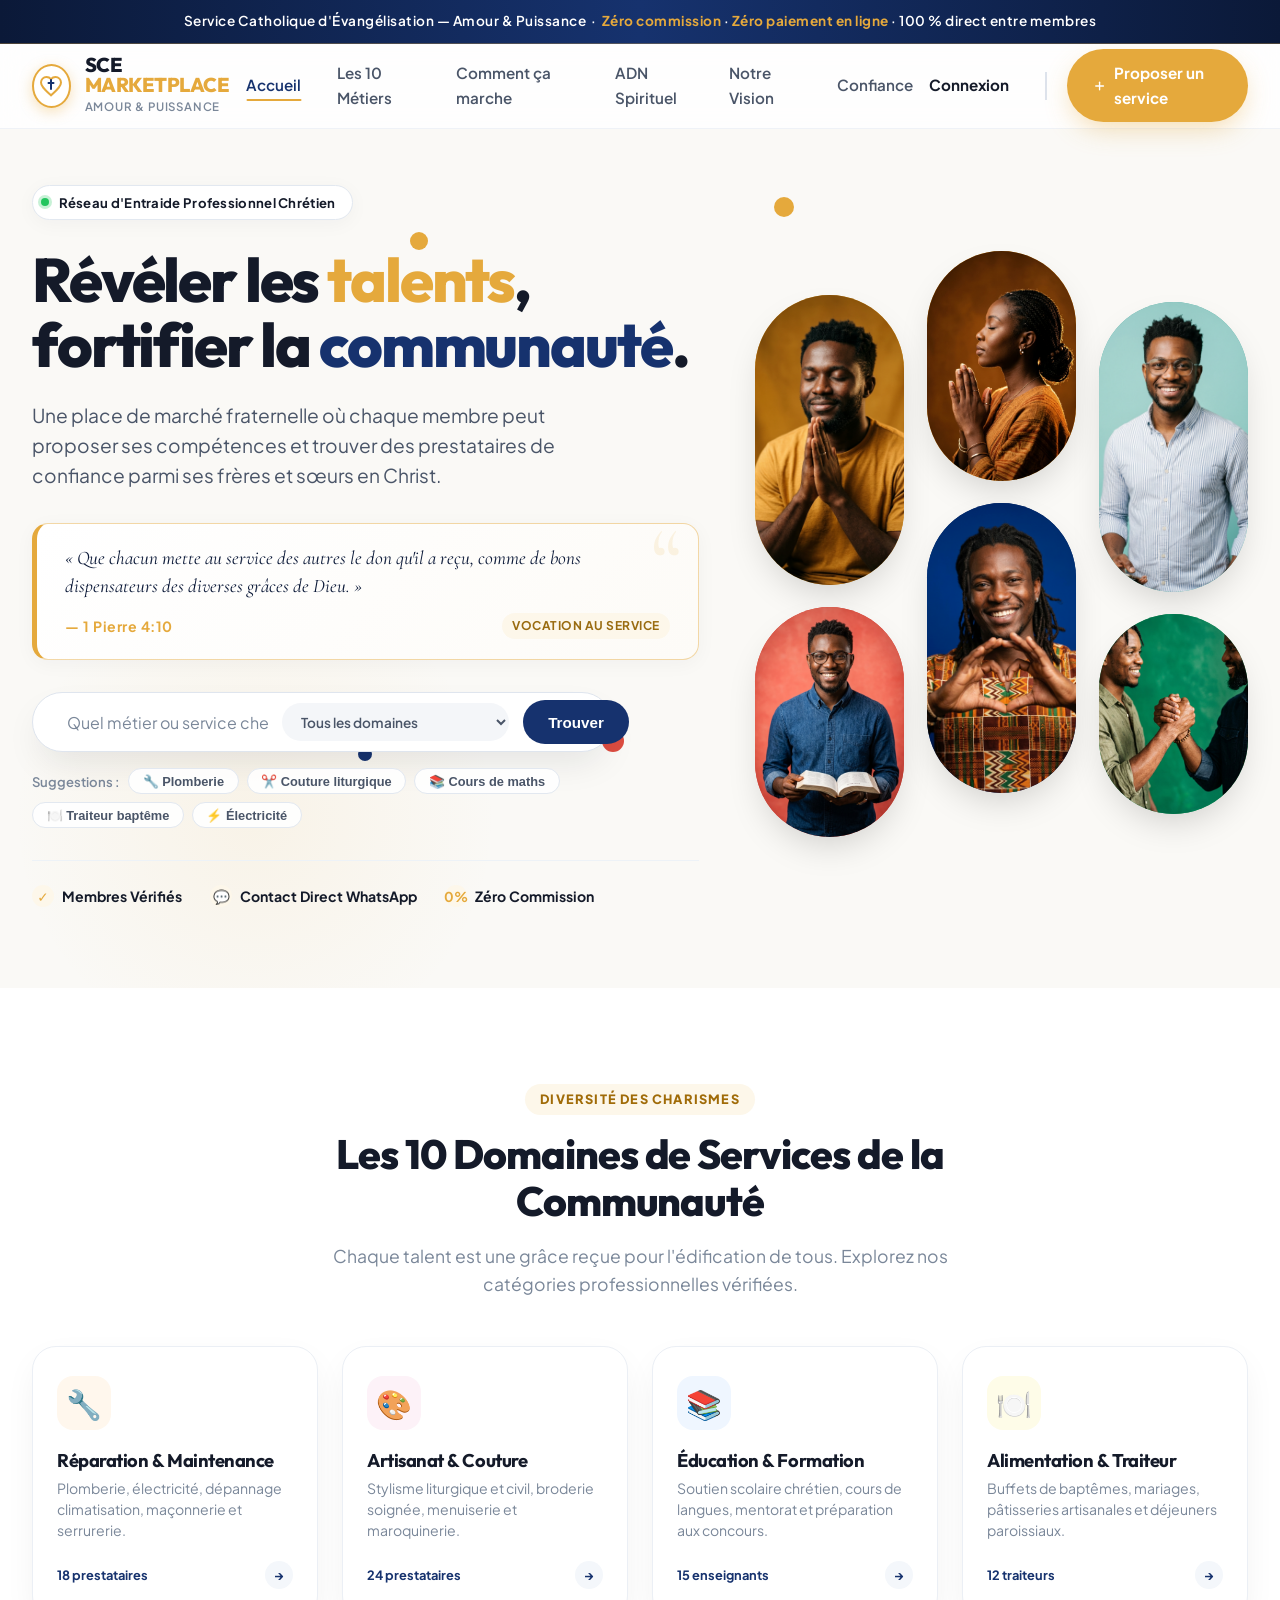
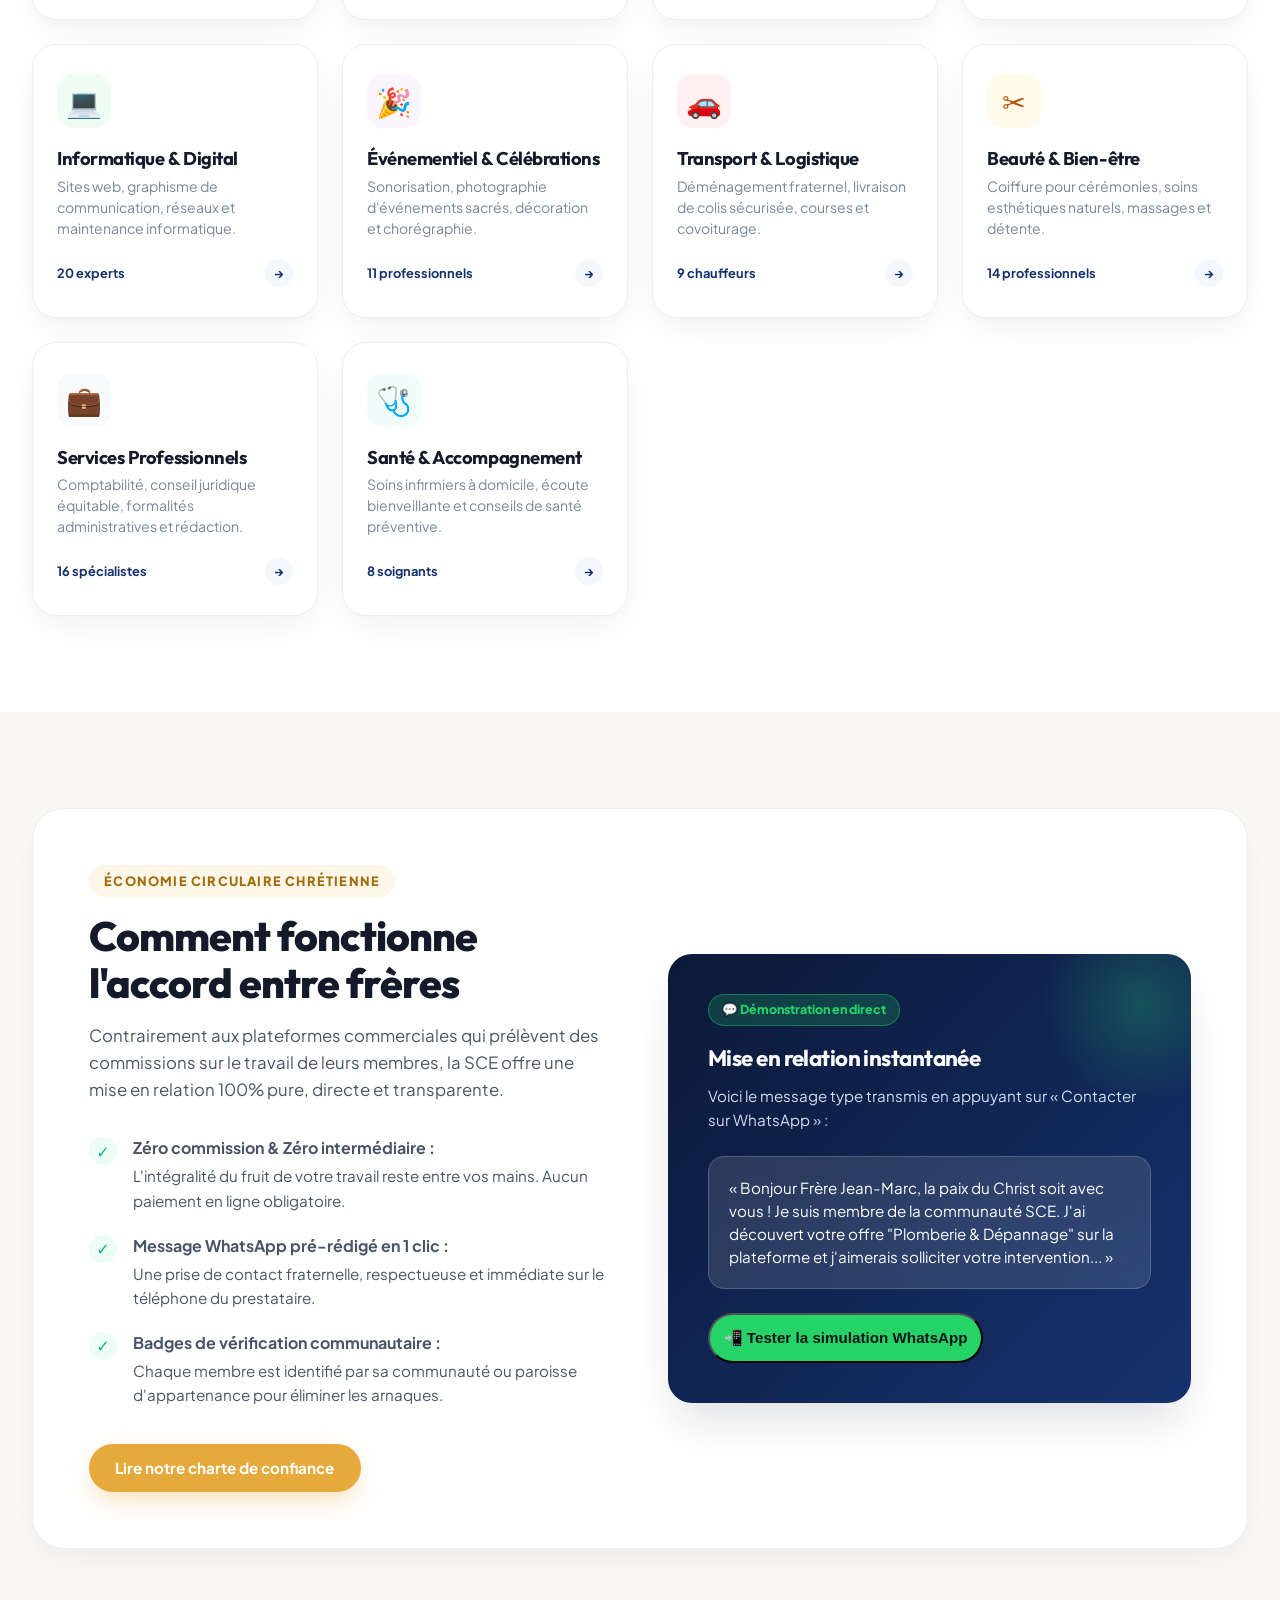
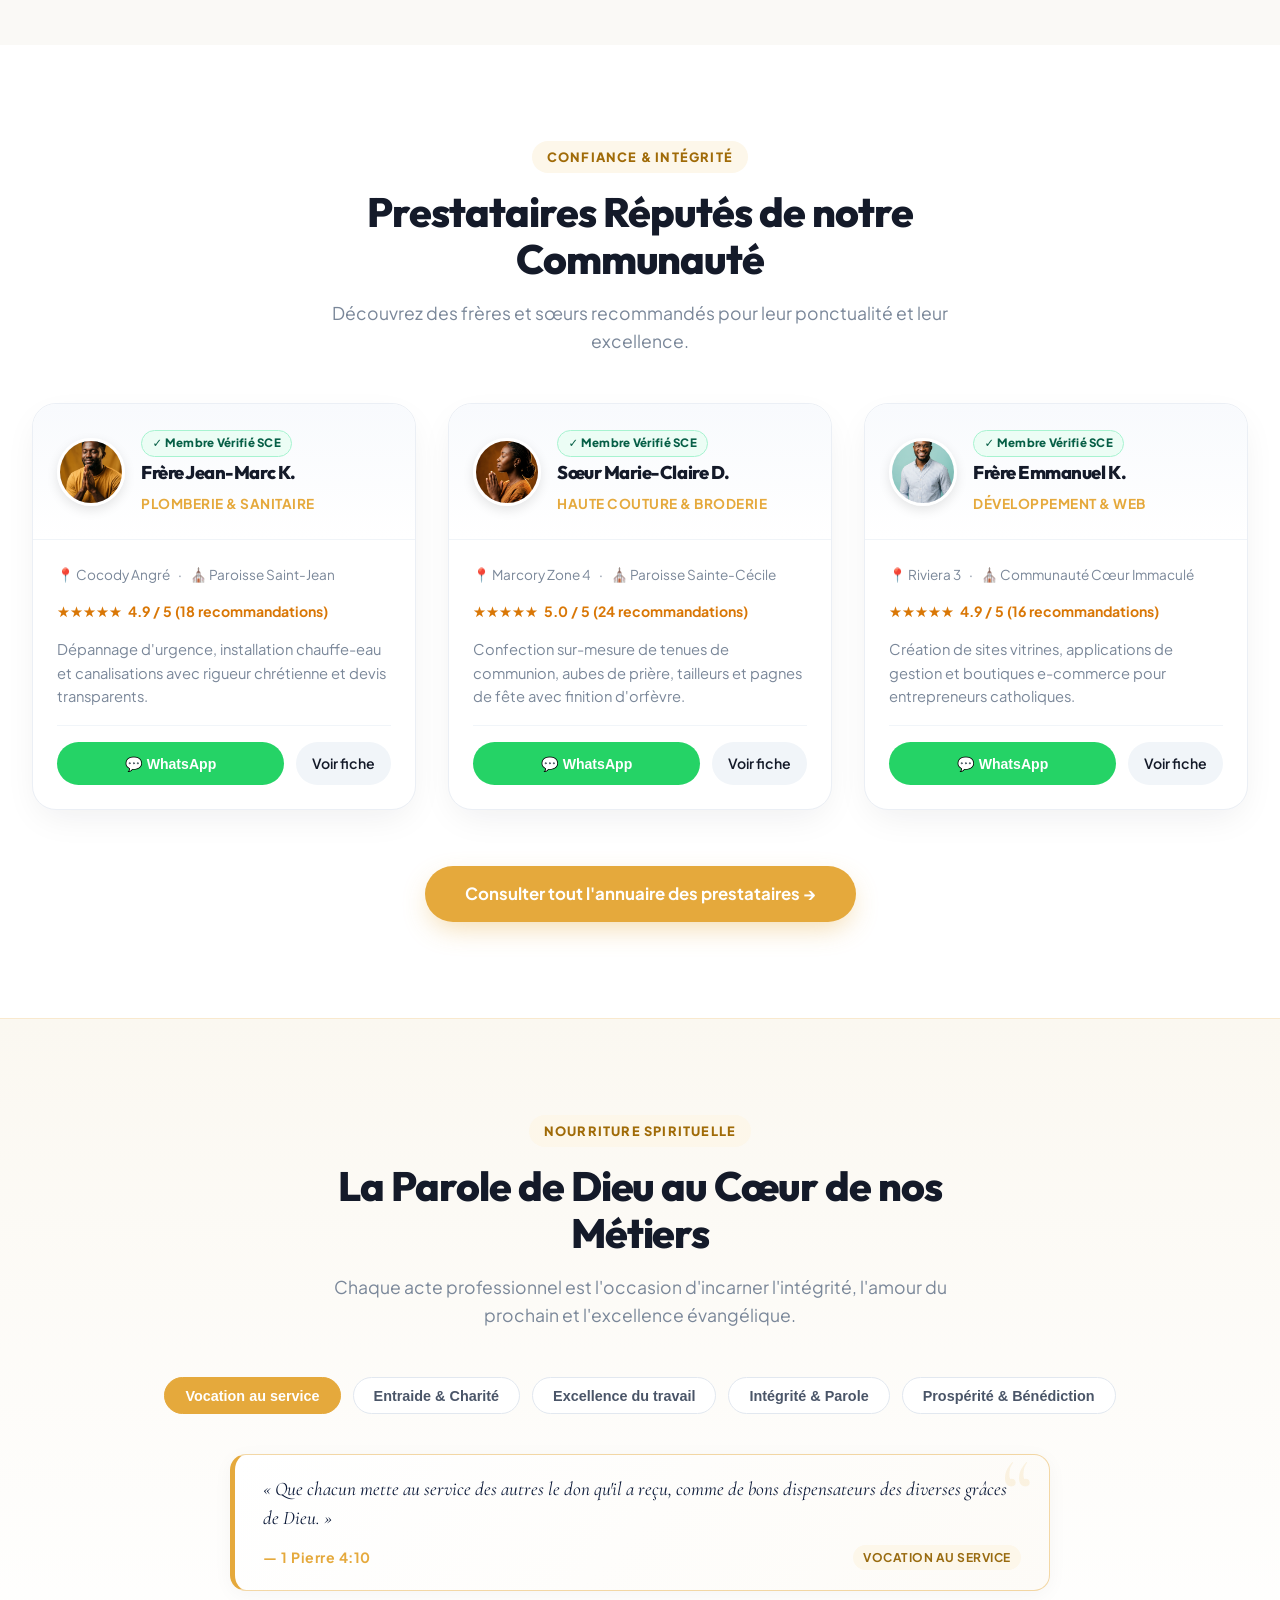
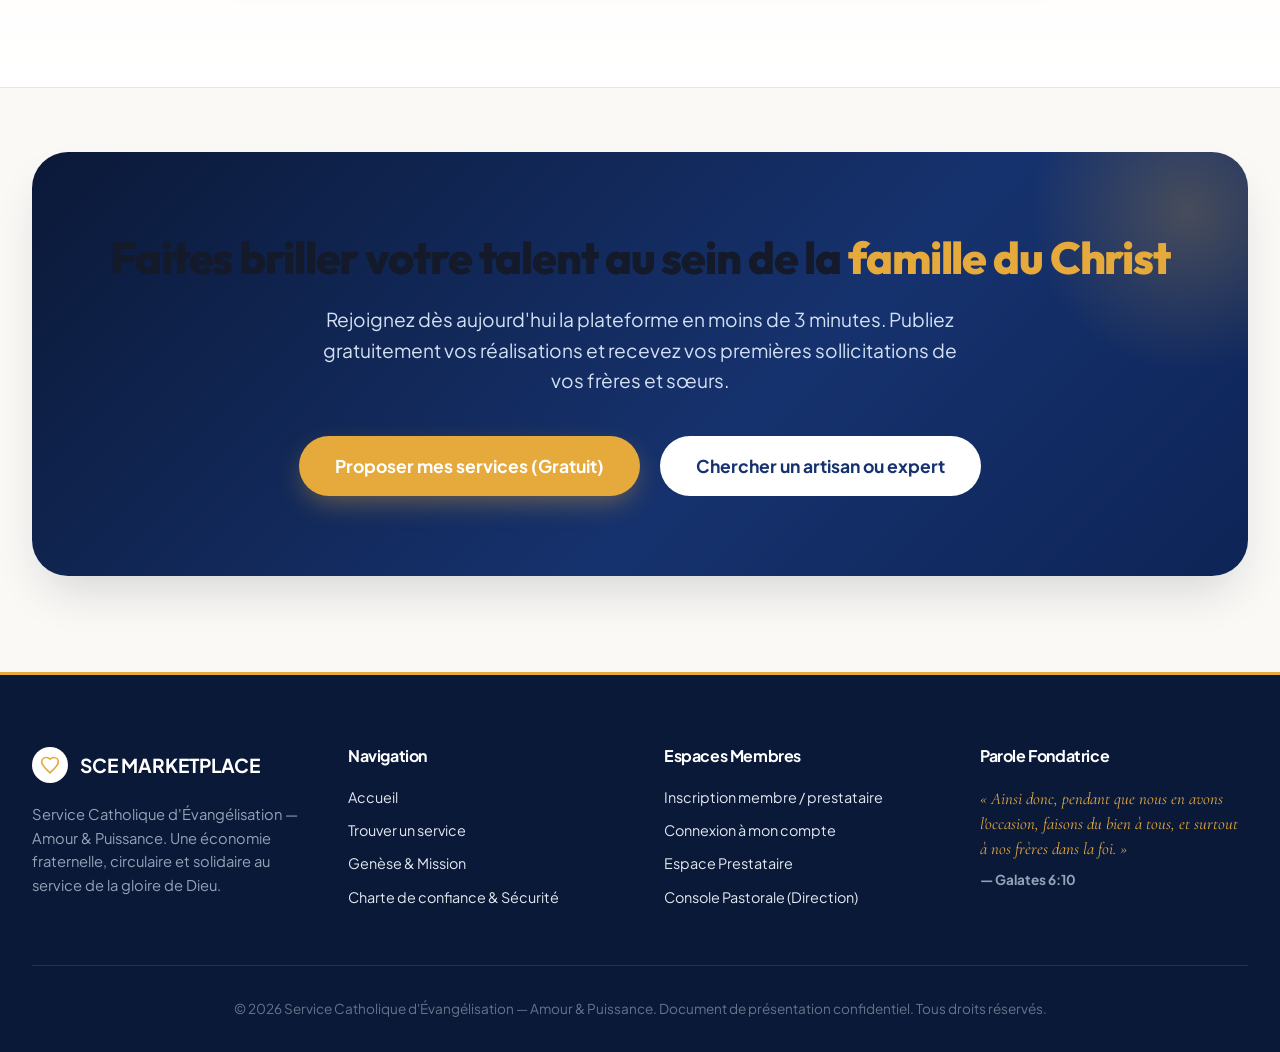
<file: index.html>
<!DOCTYPE html>
<html lang="fr">
<head>
  <meta charset="UTF-8">
  <meta name="viewport" content="width=device-width, initial-scale=1.0">
  <title>Plateforme Communautaire Numérique | Service Catholique d'Évangélisation — Amour & Puissance</title>
  <meta name="description" content="Place de marché et réseau d'entraide professionnel chrétien. Révéler les talents, fortifier la foi et l'économie communautaire sans commission ni intermédiaire.">

  <!-- Feuilles de style Haute-Fidélité -->
  <link rel="stylesheet" href="css/main.css">
  <link rel="stylesheet" href="css/components.css">
  <link rel="stylesheet" href="css/pages/home.css">
  <link rel="stylesheet" href="css/responsive.css">
</head>
<body>

  <!-- 1. Bannière Institutionnelle Supérieure -->
  <aside class="top-notice-bar" aria-label="Engagement de la plateforme">
    <span>Service Catholique d'Évangélisation — Amour & Puissance</span>
    &nbsp;·&nbsp;
    <span class="highlight">Zéro commission</span> · <span class="highlight">Zéro paiement en ligne</span> · 100 % direct entre membres
  </aside>

  <!-- 2. Header Crystal Glass -->
  <header class="main-header">
    <div class="container header-inner">
      <!-- Logo avec Croix et Cœur stylisé -->
      <a href="index.html" class="brand-link" aria-label="Accueil SCE Plateforme">
        <div class="brand-icon-wrapper">
          <svg width="24" height="24" viewBox="0 0 24 24" fill="none" xmlns="http://www.w3.org/2000/svg">
            <path d="M12 21.35l-1.45-1.32C5.4 15.36 2 12.28 2 8.5 2 5.42 4.42 3 7.5 3c1.74 0 3.41.81 4.5 2.09C13.09 3.81 14.76 3 16.5 3 19.58 3 22 5.42 22 8.5c0 3.78-3.4 6.86-8.55 11.54L12 21.35z" stroke="#E5A93C" stroke-width="2" fill="none"/>
            <path d="M12 6v9M9.5 9h5" stroke="#16326E" stroke-width="2" stroke-linecap="round"/>
          </svg>
        </div>
        <div class="brand-text">
          <span class="brand-name">SCE <span>MARKETPLACE</span></span>
          <span class="brand-sub">Amour & Puissance</span>
        </div>
      </a>

      <!-- Navigation Centrale -->
      <nav class="main-navigation" aria-label="Navigation principale">
        <ul class="nav-menu">
          <li><a href="index.html" class="nav-link active">Accueil</a></li>
          <li><a href="#domaines" class="nav-link">Les 10 Métiers</a></li>
          <li><a href="#economie-fraternelle" class="nav-link">Comment ça marche</a></li>
          <li><a href="#adn-spirituel" class="nav-link">ADN Spirituel</a></li>
          <li><a href="about.html" class="nav-link">Notre Vision</a></li>
          <li><a href="charter.html" class="nav-link">Confiance</a></li>
        </ul>
      </nav>

      <!-- Actions Rapides & Bouton CTA avec Séparateur -->
      <div class="header-actions">
        <a href="login.html" class="btn-nav-login">Connexion</a>
        <div class="header-divider" aria-hidden="true"></div>
        <a href="register.html" class="btn-gold-cta">
          <svg width="18" height="18" viewBox="0 0 24 24" fill="none" stroke="currentColor" stroke-width="2.5" stroke-linecap="round" stroke-linejoin="round"><line x1="12" y1="5" x2="12" y2="19"></line><line x1="5" y1="12" x2="19" y2="12"></line></svg>
          Proposer un service
        </a>
      </div>
    </div>
  </header>

  <!-- 3. Section Hero Haute-Fidélité (Inspirée 1:1 de la capture Faith Connect) -->
  <main>
    <section class="hero-experience">
      <!-- Pastilles organiques flottantes en arrière-plan (Capture) -->
      <div class="floating-dot dot-gold" style="width: 18px; height: 18px; top: 12%; left: 32%;" aria-hidden="true"></div>
      <div class="floating-dot dot-mint" style="width: 12px; height: 12px; top: 46%; left: 41%;" aria-hidden="true"></div>
      <div class="floating-dot dot-blue" style="width: 14px; height: 14px; top: 72%; left: 28%;" aria-hidden="true"></div>
      <div class="floating-dot dot-coral" style="width: 22px; height: 22px; top: 70%; left: 47%;" aria-hidden="true"></div>
      <div class="floating-dot dot-emerald" style="width: 16px; height: 16px; top: 66%; right: 4%;" aria-hidden="true"></div>
      <div class="floating-dot dot-gold" style="width: 20px; height: 20px; top: 8%; right: 38%;" aria-hidden="true"></div>

      <div class="container">
        <div class="hero-grid">
          
          <!-- Colonne Gauche : Typographie d'impact & Moteur de Recherche -->
          <div class="hero-left-content">
            
            <div class="hero-community-pill">
              <span class="pill-live-dot" aria-hidden="true"></span>
              <span class="pill-live-text">Réseau d'Entraide Professionnel Chrétien</span>
            </div>

            <!-- Grand Titre Inspiré de la capture -->
            <h1 class="hero-headline">
              Révéler les <span class="text-gold">talents</span>,<br>
              fortifier la <span class="text-blue">communauté</span>.
            </h1>

            <p class="hero-subtext">
              Une place de marché fraternelle où chaque membre peut proposer ses compétences et trouver des prestataires de confiance parmi ses frères et sœurs en Christ.
            </p>

            <!-- Verset Biblique d'accueil (1 Pierre 4:10) -->
            <div class="scripture-jewel" style="margin-bottom: 2rem;">
              <p class="scripture-text">
                « Que chacun mette au service des autres le don qu'il a reçu, comme de bons dispensateurs des diverses grâces de Dieu. »
              </p>
              <div class="scripture-meta">
                <span class="scripture-ref">— 1 Pierre 4:10</span>
                <span class="scripture-theme-badge">Vocation au service</span>
              </div>
            </div>

            <!-- Instrument de Recherche Directe -->
            <div class="hero-search-instrument">
              <svg width="20" height="20" viewBox="0 0 24 24" fill="none" stroke="#7A8799" stroke-width="2.5" stroke-linecap="round" stroke-linejoin="round"><circle cx="11" cy="11" r="8"></circle><line x1="21" y1="21" x2="16.65" y2="16.65"></line></svg>
              <input 
                type="text" 
                class="search-input-field" 
                id="hero-search-query" 
                placeholder="Quel métier ou service cherchez-vous ? (ex: Plomberie, Robe...)"
                aria-label="Rechercher un service"
              >
              <select class="search-category-select" id="hero-category-select" aria-label="Choisir une catégorie">
                <option value="">Tous les domaines</option>
                <option value="reparation-maintenance">Réparation & Bâtiment</option>
                <option value="artisanat-creation">Couture & Artisanat</option>
                <option value="education-formation">Éducation & Cours</option>
                <option value="alimentation-restauration">Traiteur & Cuisine</option>
                <option value="informatique-technologie">Informatique & Digital</option>
                <option value="evenementiel-animation">Événementiel & Fêtes</option>
                <option value="transport-logistique">Transport & Logistique</option>
                <option value="beaute-bien-etre">Beauté & Soins</option>
                <option value="services-professionnels">Services Juridiques & Pro</option>
                <option value="sante-accompagnement">Santé & Accompagnement</option>
              </select>
              <button class="btn-search-trigger" id="btn-hero-search" type="button">
                Trouver
              </button>
            </div>

            <!-- Puces de recherche rapide -->
            <div class="quick-chips-row">
              <span class="chip-label">Suggestions :</span>
              <button class="search-chip" data-query="Plomberie">🔧 Plomberie</button>
              <button class="search-chip" data-query="Couture">✂️ Couture liturgique</button>
              <button class="search-chip" data-query="Répétiteur">📚 Cours de maths</button>
              <button class="search-chip" data-query="Traiteur">🍽️ Traiteur baptême</button>
              <button class="search-chip" data-query="Électricien">⚡ Électricité</button>
            </div>

            <!-- Indicateurs de Confiance & Réassurance -->
            <div class="trust-indicators-row">
              <div class="trust-item">
                <span class="trust-item-icon">✓</span>
                <span>Membres Vérifiés</span>
              </div>
              <div class="trust-item">
                <span class="trust-item-icon">💬</span>
                <span>Contact Direct WhatsApp</span>
              </div>
              <div class="trust-item">
                <span class="trust-item-icon">0%</span>
                <span>Zéro Commission</span>
              </div>
            </div>

          </div>

          <!-- Colonne Droite : Grille des Capsules Étagées (Composition 1:1 de la Capture) -->
          <div class="hero-right-visual">
            <div class="capsules-gallery-container">
              
              <div class="capsules-grid">
                
                <!-- Colonne 1 : Ocre & Corail -->
                <div class="capsule-column col-1">
                  <!-- Capsule 1 : Frère en prière fervente -->
                  <div class="capsule-card bg-gold size-tall">
                    <img src="assets/images/hero_prayer.jpg" alt="Membre recueilli en prière" class="capsule-img" loading="eager">
                  </div>
                  <!-- Capsule 2 : Frère souriant avec la Bible -->
                  <div class="capsule-card bg-coral size-medium">
                    <img src="assets/images/hero_brother_bible.jpg" alt="Frère souriant portant la Bible" class="capsule-img" loading="lazy">
                  </div>
                </div>

                <!-- Colonne 2 : Décalée plus haut (Ambre & Bleu Nuit) -->
                <div class="capsule-column col-2">
                  <!-- Capsule 3 : Sœur rayonnante dans la grâce -->
                  <div class="capsule-card bg-amber size-medium">
                    <img src="assets/images/hero_sister.jpg" alt="Sœur rayonnante dans la louange" class="capsule-img" loading="eager">
                  </div>
                  <!-- Capsule 4 : Frère faisant le signe du cœur -->
                  <div class="capsule-card bg-royal-blue size-tall">
                    <img src="assets/images/hero_brother_joy.jpg" alt="Frère faisant un geste d'amour fraternel" class="capsule-img" loading="lazy">
                  </div>
                </div>

                <!-- Colonne 3 : Menthe & Émeraude -->
                <div class="capsule-column col-3">
                  <!-- Capsule 5 : Jeune entrepreneur avec lunettes -->
                  <div class="capsule-card bg-mint size-tall">
                    <img src="assets/images/hero_brother_pro.jpg" alt="Jeune cadre et entrepreneur chrétien" class="capsule-img" loading="eager">
                  </div>
                  <!-- Capsule 6 : Mains unies en solidarité fraternelle -->
                  <div class="capsule-card bg-emerald size-compact">
                    <img src="assets/images/hero_solidarity_hands.jpg" alt="Mains unies dans l'entraide fraternelle" class="capsule-img" loading="lazy">
                  </div>
                </div>

              </div>

            </div>
          </div>

        </div>
      </div>
    </section>

    <!-- 4. Section Bento Grid : Les 10 Domaines de Compétences -->
    <section class="section-domains" id="domaines">
      <div class="container">
        
        <div class="section-head-center">
          <span class="section-tag">Diversité des Charismes</span>
          <h2 class="section-title">Les 10 Domaines de Services de la Communauté</h2>
          <p class="section-subtitle">
            Chaque talent est une grâce reçue pour l'édification de tous. Explorez nos catégories professionnelles vérifiées.
          </p>
        </div>

        <div class="bento-categories-grid">
          
          <a href="services.html?category=reparation-maintenance" class="bento-card">
            <div class="bento-icon-wrapper" style="background:#FFF7ED; color:#C2410C;">🔧</div>
            <h3 class="bento-title">Réparation & Maintenance</h3>
            <p class="bento-desc">Plomberie, électricité, dépannage climatisation, maçonnerie et serrurerie.</p>
            <div class="bento-footer">
              <span>18 prestataires</span>
              <span class="bento-arrow">&rarr;</span>
            </div>
          </a>

          <a href="services.html?category=artisanat-creation" class="bento-card">
            <div class="bento-icon-wrapper" style="background:#FDF2F8; color:#BE185D;">🎨</div>
            <h3 class="bento-title">Artisanat & Couture</h3>
            <p class="bento-desc">Stylisme liturgique et civil, broderie soignée, menuiserie et maroquinerie.</p>
            <div class="bento-footer">
              <span>24 prestataires</span>
              <span class="bento-arrow">&rarr;</span>
            </div>
          </a>

          <a href="services.html?category=education-formation" class="bento-card">
            <div class="bento-icon-wrapper" style="background:#EFF6FF; color:#1D4ED8;">📚</div>
            <h3 class="bento-title">Éducation & Formation</h3>
            <p class="bento-desc">Soutien scolaire chrétien, cours de langues, mentorat et préparation aux concours.</p>
            <div class="bento-footer">
              <span>15 enseignants</span>
              <span class="bento-arrow">&rarr;</span>
            </div>
          </a>

          <a href="services.html?category=alimentation-restauration" class="bento-card">
            <div class="bento-icon-wrapper" style="background:#FEFCE8; color:#A16207;">🍽️</div>
            <h3 class="bento-title">Alimentation & Traiteur</h3>
            <p class="bento-desc">Buffets de baptêmes, mariages, pâtisseries artisanales et déjeuners paroissiaux.</p>
            <div class="bento-footer">
              <span>12 traiteurs</span>
              <span class="bento-arrow">&rarr;</span>
            </div>
          </a>

          <a href="services.html?category=informatique-technologie" class="bento-card">
            <div class="bento-icon-wrapper" style="background:#F0FDF4; color:#15803D;">💻</div>
            <h3 class="bento-title">Informatique & Digital</h3>
            <p class="bento-desc">Sites web, graphisme de communication, réseaux et maintenance informatique.</p>
            <div class="bento-footer">
              <span>20 experts</span>
              <span class="bento-arrow">&rarr;</span>
            </div>
          </a>

          <a href="services.html?category=evenementiel-animation" class="bento-card">
            <div class="bento-icon-wrapper" style="background:#FAF5FF; color:#7E22CE;">🎉</div>
            <h3 class="bento-title">Événementiel & Célébrations</h3>
            <p class="bento-desc">Sonorisation, photographie d'événements sacrés, décoration et chorégraphie.</p>
            <div class="bento-footer">
              <span>11 professionnels</span>
              <span class="bento-arrow">&rarr;</span>
            </div>
          </a>

          <a href="services.html?category=transport-logistique" class="bento-card">
            <div class="bento-icon-wrapper" style="background:#FFF1F2; color:#BE123C;">🚗</div>
            <h3 class="bento-title">Transport & Logistique</h3>
            <p class="bento-desc">Déménagement fraternel, livraison de colis sécurisée, courses et covoiturage.</p>
            <div class="bento-footer">
              <span>9 chauffeurs</span>
              <span class="bento-arrow">&rarr;</span>
            </div>
          </a>

          <a href="services.html?category=beaute-bien-etre" class="bento-card">
            <div class="bento-icon-wrapper" style="background:#FFFBEB; color:#B45309;">✂️</div>
            <h3 class="bento-title">Beauté & Bien-être</h3>
            <p class="bento-desc">Coiffure pour cérémonies, soins esthétiques naturels, massages et détente.</p>
            <div class="bento-footer">
              <span>14 professionnels</span>
              <span class="bento-arrow">&rarr;</span>
            </div>
          </a>

          <a href="services.html?category=services-professionnels" class="bento-card">
            <div class="bento-icon-wrapper" style="background:#F8FAFC; color:#334155;">💼</div>
            <h3 class="bento-title">Services Professionnels</h3>
            <p class="bento-desc">Comptabilité, conseil juridique équitable, formalités administratives et rédaction.</p>
            <div class="bento-footer">
              <span>16 spécialistes</span>
              <span class="bento-arrow">&rarr;</span>
            </div>
          </a>

          <a href="services.html?category=sante-accompagnement" class="bento-card">
            <div class="bento-icon-wrapper" style="background:#F0FDFA; color:#0F766E;">🩺</div>
            <h3 class="bento-title">Santé & Accompagnement</h3>
            <p class="bento-desc">Soins infirmiers à domicile, écoute bienveillante et conseils de santé préventive.</p>
            <div class="bento-footer">
              <span>8 soignants</span>
              <span class="bento-arrow">&rarr;</span>
            </div>
          </a>

        </div>

      </div>
    </section>

    <!-- 5. Section Expérience Fraternelle Directe (WhatsApp en 1 Clic & Zéro Frais) -->
    <section class="section-comparison" id="economie-fraternelle">
      <div class="container">
        
        <div class="comparison-box">
          
          <div class="comparison-left">
            <span class="section-tag">Économie Circulaire Chrétienne</span>
            <h2 class="section-title">Comment fonctionne l'accord entre frères</h2>
            <p>
              Contrairement aux plateformes commerciales qui prélèvent des commissions sur le travail de leurs membres, la SCE offre une mise en relation 100% pure, directe et transparente.
            </p>

            <ul class="comparison-feature-list">
              <li class="comparison-feature-item">
                <span class="feature-check-icon">✓</span>
                <div>
                  <strong>Zéro commission & Zéro intermédiaire :</strong>
                  <p style="font-size:0.95rem; margin-top:0.2rem;">L'intégralité du fruit de votre travail reste entre vos mains. Aucun paiement en ligne obligatoire.</p>
                </div>
              </li>
              <li class="comparison-feature-item">
                <span class="feature-check-icon">✓</span>
                <div>
                  <strong>Message WhatsApp pré-rédigé en 1 clic :</strong>
                  <p style="font-size:0.95rem; margin-top:0.2rem;">Une prise de contact fraternelle, respectueuse et immédiate sur le téléphone du prestataire.</p>
                </div>
              </li>
              <li class="comparison-feature-item">
                <span class="feature-check-icon">✓</span>
                <div>
                  <strong>Badges de vérification communautaire :</strong>
                  <p style="font-size:0.95rem; margin-top:0.2rem;">Chaque membre est identifié par sa communauté ou paroisse d'appartenance pour éliminer les arnaques.</p>
                </div>
              </li>
            </ul>

            <div style="margin-top: 2.25rem;">
              <a href="charter.html" class="btn-gold-cta">Lire notre charte de confiance</a>
            </div>
          </div>

          <!-- Démonstration Visuelle de la conversation WhatsApp -->
          <div class="comparison-right">
            <div class="wa-showcase-visual">
              <span class="wa-showcase-tag">💬 Démonstration en direct</span>
              <h3 style="color:#FFF; font-size:1.4rem; margin-bottom:0.75rem;">Mise en relation instantanée</h3>
              <p style="font-size:0.95rem; color:#CFDCF0;">Voici le message type transmis en appuyant sur « Contacter sur WhatsApp » :</p>
              
              <div class="wa-bubble-preview">
                « Bonjour Frère Jean-Marc, la paix du Christ soit avec vous ! Je suis membre de la communauté SCE. J'ai découvert votre offre "Plomberie & Dépannage" sur la plateforme et j'aimerais solliciter votre intervention... »
              </div>

              <button 
                type="button" 
                class="btn-open-real-wa" 
                style="background:#25D366; color:#0B141A; font-size:0.95rem;" 
                onclick="openWhatsAppSimulator('Jean-Marc Kouassi', 'Plombier certifié & Dépannage', '+2250700000001')"
              >
                📲 Tester la simulation WhatsApp
              </button>
            </div>
          </div>

        </div>

      </div>
    </section>

    <!-- 6. Section Prestataires Vérifiés (Showcase Direct) -->
    <section class="section-verified-members" id="prestataires">
      <div class="container">
        
        <div class="section-head-center">
          <span class="section-tag">Confiance & Intégrité</span>
          <h2 class="section-title">Prestataires Réputés de notre Communauté</h2>
          <p class="section-subtitle">Découvrez des frères et sœurs recommandés pour leur ponctualité et leur excellence.</p>
        </div>

        <div class="verified-members-grid">
          
          <!-- Prestataire 1 -->
          <div class="provider-card-instrument">
            <div class="provider-card-top">
              <img src="assets/images/hero_prayer.jpg" alt="Frère Jean-Marc" class="provider-avatar-img">
              <div>
                <span class="badge-verified-sce">✓ Membre Vérifié SCE</span>
                <h4 class="provider-name-title" style="margin-top:0.35rem;">Frère Jean-Marc K.</h4>
                <span class="provider-specialty">Plomberie & Sanitaire</span>
              </div>
            </div>
            <div class="provider-card-body">
              <div class="provider-location-row">
                <span>📍 Cocody Angré</span> · <span>⛪ Paroisse Saint-Jean</span>
              </div>
              <div class="provider-rating-row">
                <span>★★★★★</span>
                <span>4.9 / 5 (18 recommandations)</span>
              </div>
              <p style="font-size:0.92rem; color:var(--c-text-muted); margin-bottom:1rem;">
                Dépannage d'urgence, installation chauffe-eau et canalisations avec rigueur chrétienne et devis transparents.
              </p>
              <div class="provider-card-actions">
                <button 
                  type="button" 
                  class="btn-card-wa" 
                  onclick="openWhatsAppSimulator('Jean-Marc Kouassi', 'Plomberie & Dépannage', '+2250700000001')"
                >
                  💬 WhatsApp
                </button>
                <a href="service-detail.html" class="btn-card-profile">Voir fiche</a>
              </div>
            </div>
          </div>

          <!-- Prestataire 2 -->
          <div class="provider-card-instrument">
            <div class="provider-card-top">
              <img src="assets/images/hero_sister.jpg" alt="Sœur Marie-Claire" class="provider-avatar-img">
              <div>
                <span class="badge-verified-sce">✓ Membre Vérifié SCE</span>
                <h4 class="provider-name-title" style="margin-top:0.35rem;">Sœur Marie-Claire D.</h4>
                <span class="provider-specialty">Haute Couture & Broderie</span>
              </div>
            </div>
            <div class="provider-card-body">
              <div class="provider-location-row">
                <span>📍 Marcory Zone 4</span> · <span>⛪ Paroisse Sainte-Cécile</span>
              </div>
              <div class="provider-rating-row">
                <span>★★★★★</span>
                <span>5.0 / 5 (24 recommandations)</span>
              </div>
              <p style="font-size:0.92rem; color:var(--c-text-muted); margin-bottom:1rem;">
                Confection sur-mesure de tenues de communion, aubes de prière, tailleurs et pagnes de fête avec finition d'orfèvre.
              </p>
              <div class="provider-card-actions">
                <button 
                  type="button" 
                  class="btn-card-wa" 
                  onclick="openWhatsAppSimulator('Marie-Claire Diby', 'Couture & Broderie liturgique', '+2250700000002')"
                >
                  💬 WhatsApp
                </button>
                <a href="service-detail.html" class="btn-card-profile">Voir fiche</a>
              </div>
            </div>
          </div>

          <!-- Prestataire 3 -->
          <div class="provider-card-instrument">
            <div class="provider-card-top">
              <img src="assets/images/hero_brother_pro.jpg" alt="Frère Emmanuel" class="provider-avatar-img">
              <div>
                <span class="badge-verified-sce">✓ Membre Vérifié SCE</span>
                <h4 class="provider-name-title" style="margin-top:0.35rem;">Frère Emmanuel K.</h4>
                <span class="provider-specialty">Développement & Web</span>
              </div>
            </div>
            <div class="provider-card-body">
              <div class="provider-location-row">
                <span>📍 Riviera 3</span> · <span>⛪ Communauté Cœur Immaculé</span>
              </div>
              <div class="provider-rating-row">
                <span>★★★★★</span>
                <span>4.9 / 5 (16 recommandations)</span>
              </div>
              <p style="font-size:0.92rem; color:var(--c-text-muted); margin-bottom:1rem;">
                Création de sites vitrines, applications de gestion et boutiques e-commerce pour entrepreneurs catholiques.
              </p>
              <div class="provider-card-actions">
                <button 
                  type="button" 
                  class="btn-card-wa" 
                  onclick="openWhatsAppSimulator('Emmanuel Kouamé', 'Création de sites internet', '+2250700000003')"
                >
                  💬 WhatsApp
                </button>
                <a href="service-detail.html" class="btn-card-profile">Voir fiche</a>
              </div>
            </div>
          </div>

        </div>

        <div style="text-align:center; margin-top:3.5rem;">
          <a href="services.html" class="btn-gold-cta" style="padding:0.9rem 2.5rem; font-size:1.05rem;">
            Consulter tout l'annuaire des prestataires &rarr;
          </a>
        </div>

      </div>
    </section>

    <!-- 7. Section ADN Spirituel & Liturgique -->
    <section class="section-spiritual-dna" id="adn-spirituel">
      <div class="container">
        
        <div class="section-head-center">
          <span class="section-tag">Nourriture Spirituelle</span>
          <h2 class="section-title">La Parole de Dieu au Cœur de nos Métiers</h2>
          <p class="section-subtitle">
            Chaque acte professionnel est l'occasion d'incarner l'intégrité, l'amour du prochain et l'excellence évangélique.
          </p>
        </div>

        <!-- Onglets interactifs de versets bibliques -->
        <div class="spiritual-tabs-row" id="spiritual-tabs">
          <button class="spiritual-tab-btn active" data-theme="vocation">Vocation au service</button>
          <button class="spiritual-tab-btn" data-theme="entraide">Entraide & Charité</button>
          <button class="spiritual-tab-btn" data-theme="excellence">Excellence du travail</button>
          <button class="spiritual-tab-btn" data-theme="integrite">Intégrité & Parole</button>
          <button class="spiritual-tab-btn" data-theme="prosperite">Prospérité & Bénédiction</button>
        </div>

        <!-- Afficheur de verset dynamique -->
        <div class="scripture-jewel" style="max-width: 820px; margin: 0 auto;" id="dynamic-verse-box">
          <p class="scripture-text" id="verse-text-content">
            « Que chacun mette au service des autres le don qu'il a reçu, comme de bons dispensateurs des diverses grâces de Dieu. »
          </p>
          <div class="scripture-meta">
            <span class="scripture-ref" id="verse-ref-content">— 1 Pierre 4:10</span>
            <span class="scripture-theme-badge" id="verse-theme-content">Vocation au service</span>
          </div>
        </div>

      </div>
    </section>

    <!-- 8. Grand Appel à l'Action Final -->
    <section class="container">
      <div class="cta-banner-final">
        <h2 class="cta-banner-title">
          Faites briller votre talent au sein de la <span>famille du Christ</span>
        </h2>
        <p class="cta-banner-sub">
          Rejoignez dès aujourd'hui la plateforme en moins de 3 minutes. Publiez gratuitement vos réalisations et recevez vos premières sollicitations de vos frères et sœurs.
        </p>
        <div class="cta-actions-group">
          <a href="register.html" class="btn-gold-cta" style="padding: 1rem 2.25rem; font-size:1.1rem;">
            Proposer mes services (Gratuit)
          </a>
          <a href="services.html" class="btn-secondary-white" style="padding: 1rem 2.25rem; font-size:1.1rem;">
            Chercher un artisan ou expert
          </a>
        </div>
      </div>
    </section>
  </main>

  <!-- 9. Pied de Page Haute-Fidélité -->
  <footer class="main-footer" style="background-color:#0B1938; color:#FFFFFF; padding: 4.5rem 0 2rem; border-top:3px solid var(--c-gold-primary);">
    <div class="container">
      <div style="display:grid; grid-template-columns:repeat(auto-fit, minmax(240px, 1fr)); gap:3rem; margin-bottom:3.5rem;">
        
        <div>
          <div style="display:flex; align-items:center; gap:0.75rem; margin-bottom:1.25rem;">
            <div style="width:36px; height:36px; background:#FFF; border-radius:50%; display:flex; align-items:center; justify-content:center;">
              <svg width="20" height="20" viewBox="0 0 24 24" fill="none"><path d="M12 21.35l-1.45-1.32C5.4 15.36 2 12.28 2 8.5 2 5.42 4.42 3 7.5 3c1.74 0 3.41.81 4.5 2.09C13.09 3.81 14.76 3 16.5 3 19.58 3 22 5.42 22 8.5c0 3.78-3.4 6.86-8.55 11.54L12 21.35z" stroke="#E5A93C" stroke-width="2"/></svg>
            </div>
            <strong style="font-size:1.2rem; color:#FFF;">SCE MARKETPLACE</strong>
          </div>
          <p style="color:#94A3B8; font-size:0.92rem; line-height:1.6;">
            Service Catholique d'Évangélisation — Amour & Puissance. Une économie fraternelle, circulaire et solidaire au service de la gloire de Dieu.
          </p>
        </div>

        <div>
          <h4 style="color:#FFF; font-size:1rem; margin-bottom:1.25rem; font-family:var(--font-sans);">Navigation</h4>
          <ul style="list-style:none; display:flex; flex-direction:column; gap:0.65rem; font-size:0.9rem; color:#94A3B8;">
            <li><a href="index.html" style="color:#E2E8F0;">Accueil</a></li>
            <li><a href="services.html" style="color:#E2E8F0;">Trouver un service</a></li>
            <li><a href="about.html" style="color:#E2E8F0;">Genèse & Mission</a></li>
            <li><a href="charter.html" style="color:#E2E8F0;">Charte de confiance & Sécurité</a></li>
          </ul>
        </div>

        <div>
          <h4 style="color:#FFF; font-size:1rem; margin-bottom:1.25rem; font-family:var(--font-sans);">Espaces Membres</h4>
          <ul style="list-style:none; display:flex; flex-direction:column; gap:0.65rem; font-size:0.9rem; color:#94A3B8;">
            <li><a href="register.html" style="color:#E2E8F0;">Inscription membre / prestataire</a></li>
            <li><a href="login.html" style="color:#E2E8F0;">Connexion à mon compte</a></li>
            <li><a href="dashboard-provider.html" style="color:#E2E8F0;">Espace Prestataire</a></li>
            <li><a href="admin.html" style="color:#E2E8F0;">Console Pastorale (Direction)</a></li>
          </ul>
        </div>

        <div>
          <h4 style="color:#FFF; font-size:1rem; margin-bottom:1.25rem; font-family:var(--font-sans);">Parole Fondatrice</h4>
          <p style="font-family:var(--font-serif); font-style:italic; color:var(--c-gold-primary); font-size:1.05rem; line-height:1.5;">
            « Ainsi donc, pendant que nous en avons l'occasion, faisons du bien à tous, et surtout à nos frères dans la foi. »
          </p>
          <span style="display:block; margin-top:0.5rem; font-size:0.85rem; color:#94A3B8; font-weight:700;">— Galates 6:10</span>
        </div>

      </div>

      <div style="text-align:center; padding-top:2rem; border-top:1px solid rgba(255,255,255,0.1); color:#64748B; font-size:0.85rem;">
        &copy; 2026 Service Catholique d'Évangélisation — Amour & Puissance. Document de présentation confidentiel. Tous droits réservés.
      </div>
    </div>
  </footer>

  <!-- 10. MODAL / SIMULATEUR SMARTPHONE WHATSAPP EN DIRECT -->
  <div class="modal-overlay" id="whatsapp-simulator-modal" role="dialog" aria-modal="true" aria-labelledby="wa-modal-title">
    <div class="phone-mockup-wrapper">
      
      <!-- Barre d'état WhatsApp -->
      <div class="phone-top-bar">
        <div class="phone-contact-info">
          <img src="assets/images/hero_prayer.jpg" alt="Avatar WhatsApp" class="phone-avatar" id="wa-modal-avatar">
          <div>
            <div class="phone-name" id="wa-modal-name">Frère Jean-Marc Kouassi</div>
            <div class="phone-status">● En ligne (Prestataire vérifié SCE)</div>
          </div>
        </div>
        <button type="button" class="phone-close-btn" id="wa-modal-close" aria-label="Fermer le simulateur">&times;</button>
      </div>

      <!-- Corps du Chat WhatsApp -->
      <div class="phone-chat-body">
        <div class="whatsapp-bubble-msg">
          <span id="wa-bubble-text">
            Bonjour Frère Jean-Marc, la paix du Christ soit avec vous ! Je suis membre de la communauté SCE. J'ai vu votre service sur la plateforme et j'aimerais échanger avec vous.
          </span>
          <span class="msg-timestamp">À l'instant ✓✓</span>
        </div>
      </div>

      <!-- Pied du Simulateur -->
      <div class="phone-footer-actions">
        <a href="#" class="btn-open-real-wa" id="wa-real-link" target="_blank" rel="noopener">
          <svg width="20" height="20" viewBox="0 0 24 24" fill="currentColor"><path d="M12.031 6.172c-3.181 0-5.767 2.586-5.768 5.766-.001 1.298.38 2.27 1.019 3.287l-.711 2.598 2.664-.699c.974.531 1.77.814 2.796.814 3.18 0 5.767-2.586 5.768-5.766 0-3.18-2.587-5.766-5.768-5.766zm9.969 5.766c0 5.514-4.486 10-10 10-1.745 0-3.385-.45-4.821-1.24l-5.179 1.359 1.385-5.059c-.911-1.49-1.385-3.21-1.385-5.06 0-5.514 4.486-10 10-10s10 4.486 10 10z"/></svg>
          Envoyer réellement sur WhatsApp
        </a>
        <div style="font-size:0.75rem; text-align:center; color:#8696A0;">
          Zéro intermédiaire · Communication 100% directe et chiffrée
        </div>
      </div>

    </div>
  </div>

  <!-- Scripts JavaScript Haute-Fidélité -->
  <script src="js/config.js"></script>
  <script src="js/data/categories.js"></script>
  <script src="js/data/bible-verses.js"></script>
  <script src="js/data/mock-data.js"></script>
  <script src="js/modules/whatsapp.js"></script>
  <script src="js/main.js"></script>
</body>
</html>
</file>
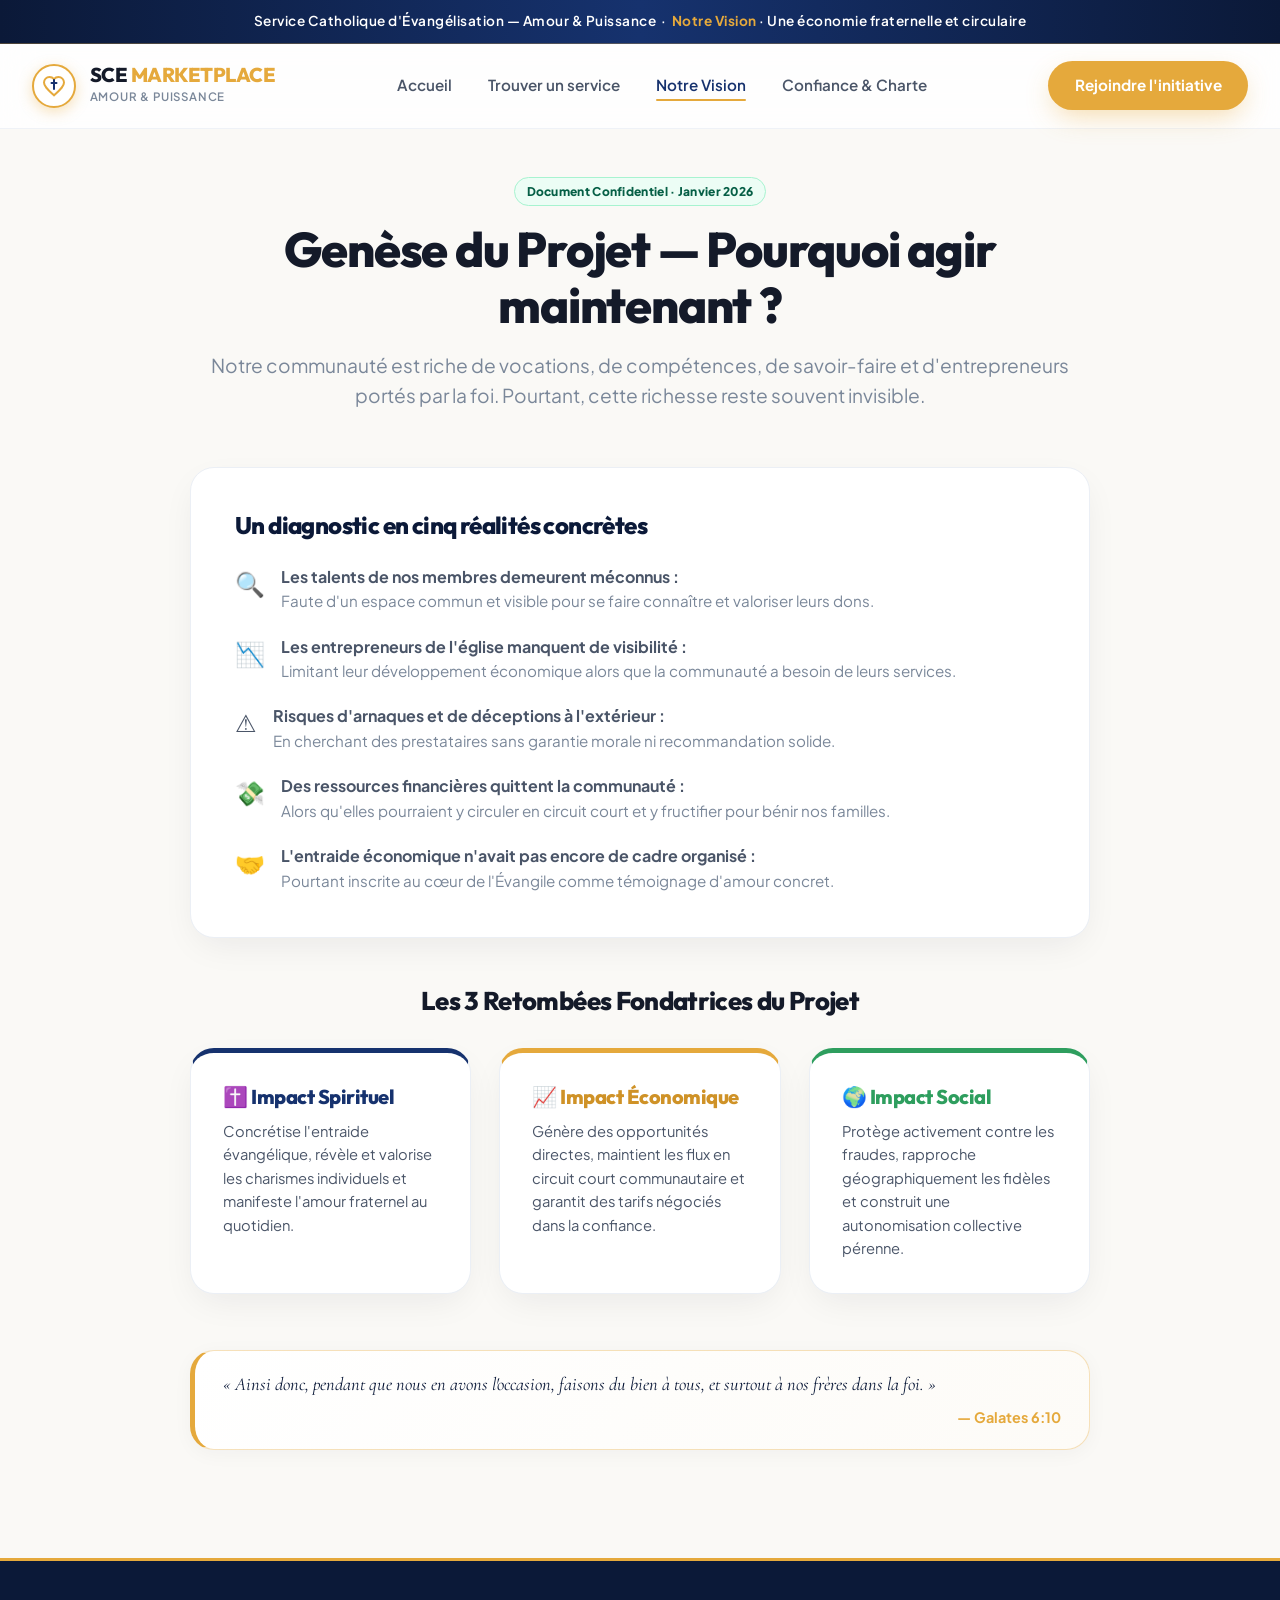
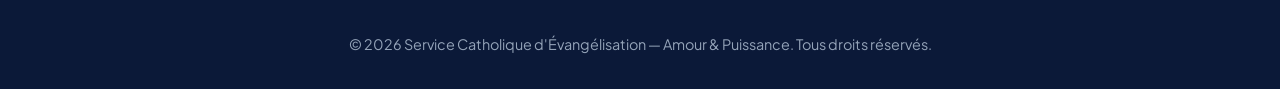
<file: about.html>
<!DOCTYPE html>
<html lang="fr">
<head>
  <meta charset="UTF-8">
  <meta name="viewport" content="width=device-width, initial-scale=1.0">
  <title>Notre Vision — Plateforme Communautaire | SCE</title>
  <meta name="description" content="Genèse, vision et retombées spirituelles, économiques et sociales du Service Catholique d'Évangélisation — Amour & Puissance.">
  
  <link rel="stylesheet" href="css/main.css">
  <link rel="stylesheet" href="css/components.css">
  <link rel="stylesheet" href="css/responsive.css">
</head>
<body>

  <!-- Notice Bar -->
  <aside class="top-notice-bar">
    <span>Service Catholique d'Évangélisation — Amour & Puissance</span>
    &nbsp;·&nbsp;
    <span class="highlight">Notre Vision</span> · Une économie fraternelle et circulaire
  </aside>

  <!-- Header -->
  <header class="main-header">
    <div class="container header-inner">
      <a href="index.html" class="brand-link">
        <div class="brand-icon-wrapper">
          <svg width="24" height="24" viewBox="0 0 24 24" fill="none">
            <path d="M12 21.35l-1.45-1.32C5.4 15.36 2 12.28 2 8.5 2 5.42 4.42 3 7.5 3c1.74 0 3.41.81 4.5 2.09C13.09 3.81 14.76 3 16.5 3 19.58 3 22 5.42 22 8.5c0 3.78-3.4 6.86-8.55 11.54L12 21.35z" stroke="#E5A93C" stroke-width="2"/>
            <path d="M12 6v9M9.5 9h5" stroke="#16326E" stroke-width="2" stroke-linecap="round"/>
          </svg>
        </div>
        <div class="brand-text">
          <span class="brand-name">SCE <span>MARKETPLACE</span></span>
          <span class="brand-sub">Amour & Puissance</span>
        </div>
      </a>

      <nav class="main-navigation">
        <ul class="nav-menu">
          <li><a href="index.html" class="nav-link">Accueil</a></li>
          <li><a href="services.html" class="nav-link">Trouver un service</a></li>
          <li><a href="about.html" class="nav-link active">Notre Vision</a></li>
          <li><a href="charter.html" class="nav-link">Confiance & Charte</a></li>
        </ul>
      </nav>

      <div class="header-actions">
        <a href="register.html" class="btn-gold-cta">Rejoindre l'initiative</a>
      </div>
    </div>
  </header>

  <main class="container" style="padding: 3rem 0 5rem;">
    <article style="max-width: 900px; margin: 0 auto;">
      
      <div style="text-align: center; margin-bottom: 3.5rem;">
        <span class="badge-verified" style="margin-bottom:1rem;">Document Confidentiel · Janvier 2026</span>
        <h1 style="font-size: clamp(2.2rem, 3.8vw, 3.2rem); font-weight: 800; color: var(--c-text-strong); margin-bottom: 1rem;">
          Genèse du Projet — Pourquoi agir maintenant ?
        </h1>
        <p style="font-size: 1.2rem; color: var(--c-text-muted); line-height: 1.6;">
          Notre communauté est riche de vocations, de compétences, de savoir-faire et d'entrepreneurs portés par la foi. Pourtant, cette richesse reste souvent invisible.
        </p>
      </div>

      <!-- Diagnostic en 5 réalités -->
      <section style="background: #FFFFFF; padding: 2.75rem; border-radius: var(--radius-card); border: 1px solid var(--c-border-subtle); box-shadow: var(--shadow-card); margin-bottom: 3rem;">
        <h2 style="font-size: 1.5rem; font-weight: 800; color: var(--c-blue-dark); margin-bottom: 1.5rem;">
          Un diagnostic en cinq réalités concrètes
        </h2>
        
        <div style="display: flex; flex-direction: column; gap: 1.25rem;">
          <div style="display:flex; gap:1rem; align-items:flex-start;">
            <span style="font-size:1.5rem;">🔍</span>
            <div>
              <strong>Les talents de nos membres demeurent méconnus :</strong>
              <p style="color:var(--c-text-muted); font-size:0.95rem;">Faute d'un espace commun et visible pour se faire connaître et valoriser leurs dons.</p>
            </div>
          </div>

          <div style="display:flex; gap:1rem; align-items:flex-start;">
            <span style="font-size:1.5rem;">📉</span>
            <div>
              <strong>Les entrepreneurs de l'église manquent de visibilité :</strong>
              <p style="color:var(--c-text-muted); font-size:0.95rem;">Limitant leur développement économique alors que la communauté a besoin de leurs services.</p>
            </div>
          </div>

          <div style="display:flex; gap:1rem; align-items:flex-start;">
            <span style="font-size:1.5rem;">⚠️</span>
            <div>
              <strong>Risques d'arnaques et de déceptions à l'extérieur :</strong>
              <p style="color:var(--c-text-muted); font-size:0.95rem;">En cherchant des prestataires sans garantie morale ni recommandation solide.</p>
            </div>
          </div>

          <div style="display:flex; gap:1rem; align-items:flex-start;">
            <span style="font-size:1.5rem;">💸</span>
            <div>
              <strong>Des ressources financières quittent la communauté :</strong>
              <p style="color:var(--c-text-muted); font-size:0.95rem;">Alors qu'elles pourraient y circuler en circuit court et y fructifier pour bénir nos familles.</p>
            </div>
          </div>

          <div style="display:flex; gap:1rem; align-items:flex-start;">
            <span style="font-size:1.5rem;">🤝</span>
            <div>
              <strong>L'entraide économique n'avait pas encore de cadre organisé :</strong>
              <p style="color:var(--c-text-muted); font-size:0.95rem;">Pourtant inscrite au cœur de l'Évangile comme témoignage d'amour concret.</p>
            </div>
          </div>
        </div>
      </section>

      <!-- Les 3 impacts -->
      <section style="margin-bottom: 3.5rem;">
        <h2 style="font-size: 1.6rem; font-weight: 800; color: var(--c-text-strong); text-align: center; margin-bottom: 2rem;">
          Les 3 Retombées Fondatrices du Projet
        </h2>

        <div style="display: grid; grid-template-columns: repeat(auto-fit, minmax(260px, 1fr)); gap: 1.75rem;">
          <div style="background: #FFFFFF; padding: 2rem; border-radius: var(--radius-card); border: 1px solid var(--c-border-subtle); box-shadow: var(--shadow-card); border-top: 5px solid var(--c-blue-primary);">
            <h3 style="font-size: 1.25rem; font-weight: 800; color: var(--c-blue-primary); margin-bottom: 0.75rem;">✝️ Impact Spirituel</h3>
            <p style="font-size: 0.92rem; color: var(--c-text-body); line-height: 1.6;">
              Concrétise l'entraide évangélique, révèle et valorise les charismes individuels et manifeste l'amour fraternel au quotidien.
            </p>
          </div>

          <div style="background: #FFFFFF; padding: 2rem; border-radius: var(--radius-card); border: 1px solid var(--c-border-subtle); box-shadow: var(--shadow-card); border-top: 5px solid var(--c-gold-primary);">
            <h3 style="font-size: 1.25rem; font-weight: 800; color: var(--c-gold-hover); margin-bottom: 0.75rem;">📈 Impact Économique</h3>
            <p style="font-size: 0.92rem; color: var(--c-text-body); line-height: 1.6;">
              Génère des opportunités directes, maintient les flux en circuit court communautaire et garantit des tarifs négociés dans la confiance.
            </p>
          </div>

          <div style="background: #FFFFFF; padding: 2rem; border-radius: var(--radius-card); border: 1px solid var(--c-border-subtle); box-shadow: var(--shadow-card); border-top: 5px solid var(--c-emerald-primary);">
            <h3 style="font-size: 1.25rem; font-weight: 800; color: var(--c-emerald-primary); margin-bottom: 0.75rem;">🌍 Impact Social</h3>
            <p style="font-size: 0.92rem; color: var(--c-text-body); line-height: 1.6;">
              Protège activement contre les fraudes, rapproche géographiquement les fidèles et construit une autonomisation collective pérenne.
            </p>
          </div>
        </div>
      </section>

      <!-- Parole de Dieu -->
      <div class="bible-verse-banner">
        <p class="verse-text">
          « Ainsi donc, pendant que nous en avons l'occasion, faisons du bien à tous, et surtout à nos frères dans la foi. »
        </p>
        <span class="verse-ref">— Galates 6:10</span>
      </div>

    </article>
  </main>

  <footer class="main-footer" style="background-color:#0B1938; color:#FFFFFF; padding: 4.5rem 0 2rem; border-top:3px solid var(--c-gold-primary);">
    <div class="container" style="text-align:center;">
      <p style="font-size:0.9rem; color:#94A3B8;">&copy; 2026 Service Catholique d'Évangélisation — Amour & Puissance. Tous droits réservés.</p>
    </div>
  </footer>

  <script src="js/config.js"></script>
  <script src="js/main.js"></script>
</body>
</html>
</file>
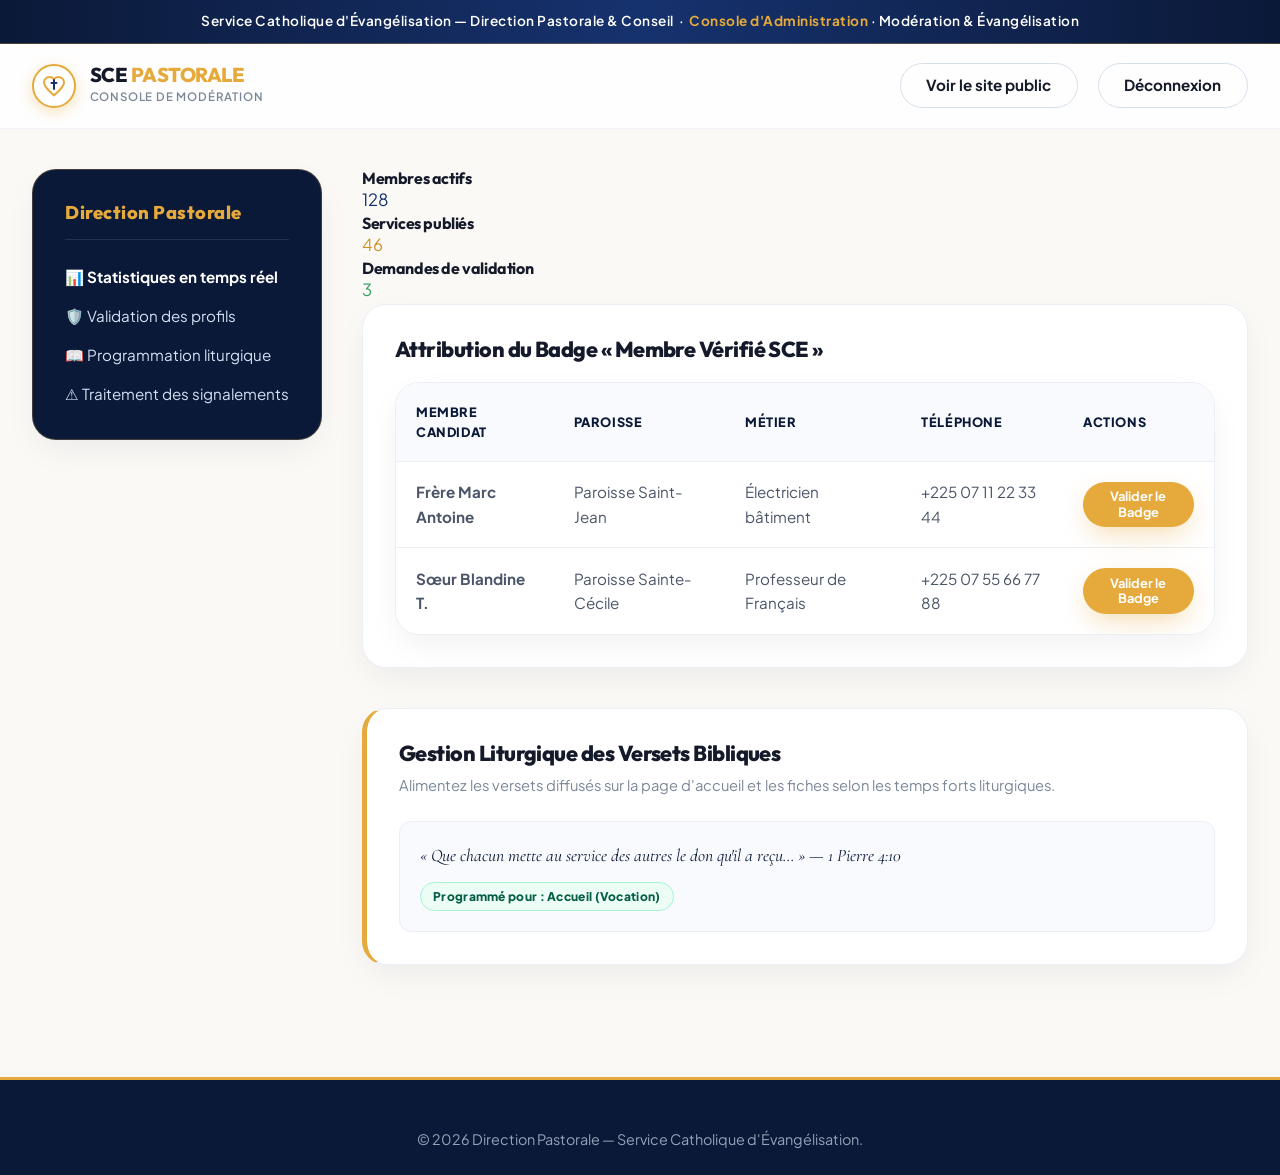
<file: admin.html>
<!DOCTYPE html>
<html lang="fr">
<head>
  <meta charset="UTF-8">
  <meta name="viewport" content="width=device-width, initial-scale=1.0">
  <title>Console Pastorale & Direction — SCE</title>
  
  <link rel="stylesheet" href="css/main.css">
  <link rel="stylesheet" href="css/components.css">
  <link rel="stylesheet" href="css/pages/admin.css">
  <link rel="stylesheet" href="css/responsive.css">
</head>
<body>

  <!-- Notice Bar -->
  <aside class="top-notice-bar">
    <span>Service Catholique d'Évangélisation — Direction Pastorale & Conseil</span>
    &nbsp;·&nbsp;
    <span class="highlight">Console d'Administration</span> · Modération & Évangélisation
  </aside>

  <!-- Header -->
  <header class="main-header">
    <div class="container header-inner">
      <a href="index.html" class="brand-link">
        <div class="brand-icon-wrapper">
          <svg width="24" height="24" viewBox="0 0 24 24" fill="none">
            <path d="M12 21.35l-1.45-1.32C5.4 15.36 2 12.28 2 8.5 2 5.42 4.42 3 7.5 3c1.74 0 3.41.81 4.5 2.09C13.09 3.81 14.76 3 16.5 3 19.58 3 22 5.42 22 8.5c0 3.78-3.4 6.86-8.55 11.54L12 21.35z" stroke="#E5A93C" stroke-width="2"/>
            <path d="M12 6v9M9.5 9h5" stroke="#16326E" stroke-width="2" stroke-linecap="round"/>
          </svg>
        </div>
        <div class="brand-text">
          <span class="brand-name">SCE <span>PASTORALE</span></span>
          <span class="brand-sub">Console de Modération</span>
        </div>
      </a>

      <div class="header-actions">
        <a href="index.html" class="btn btn-outline" target="_blank">Voir le site public</a>
        <a href="login.html" class="btn btn-outline">Déconnexion</a>
      </div>
    </div>
  </header>

  <main class="container">
    <div class="admin-layout">
      <!-- Navigation latérale -->
      <aside class="admin-sidebar">
        <h3>Direction Pastorale</h3>
        <ul style="list-style:none; margin-top:1.5rem; display:flex; flex-direction:column; gap:0.85rem;">
          <li><a href="#stats" style="color:#FFF; font-weight:700; font-size:0.95rem;">📊 Statistiques en temps réel</a></li>
          <li><a href="#validation" style="color:#D3E0F3; font-size:0.95rem;">🛡️ Validation des profils</a></li>
          <li><a href="#versets" style="color:#D3E0F3; font-size:0.95rem;">📖 Programmation liturgique</a></li>
          <li><a href="#reports" style="color:#D3E0F3; font-size:0.95rem;">⚠️ Traitement des signalements</a></li>
        </ul>
      </aside>

      <!-- Zone principale -->
      <section class="admin-main">
        <!-- Stats -->
        <div class="stats-grid" id="stats">
          <div class="stat-card">
            <h4>Membres actifs</h4>
            <p class="stat-value" style="color:var(--c-blue-primary);">128</p>
          </div>
          <div class="stat-card">
            <h4>Services publiés</h4>
            <p class="stat-value" style="color:var(--c-gold-hover);">46</p>
          </div>
          <div class="stat-card">
            <h4>Demandes de validation</h4>
            <p class="stat-value" style="color:var(--c-emerald-primary);">3</p>
          </div>
        </div>

        <!-- Validation Prestataires -->
        <div style="background:#FFF; padding:2rem; border-radius:var(--radius-card); border:1px solid var(--c-border-subtle); box-shadow:var(--shadow-card); margin-bottom:2.5rem;" id="validation">
          <h2 style="font-size:1.35rem; font-weight:800; color:var(--c-text-strong); margin-bottom:1.25rem;">
            Attribution du Badge « Membre Vérifié SCE »
          </h2>
          <table class="admin-table">
            <thead>
              <tr>
                <th>Membre candidat</th>
                <th>Paroisse</th>
                <th>Métier</th>
                <th>Téléphone</th>
                <th>Actions</th>
              </tr>
            </thead>
            <tbody>
              <tr>
                <td><strong>Frère Marc Antoine</strong></td>
                <td>Paroisse Saint-Jean</td>
                <td>Électricien bâtiment</td>
                <td>+225 07 11 22 33 44</td>
                <td>
                  <button class="btn btn-gold" style="padding:0.4rem 0.9rem; font-size:0.8rem;">Valider le Badge</button>
                </td>
              </tr>
              <tr>
                <td><strong>Sœur Blandine T.</strong></td>
                <td>Paroisse Sainte-Cécile</td>
                <td>Professeur de Français</td>
                <td>+225 07 55 66 77 88</td>
                <td>
                  <button class="btn btn-gold" style="padding:0.4rem 0.9rem; font-size:0.8rem;">Valider le Badge</button>
                </td>
              </tr>
            </tbody>
          </table>
        </div>

        <!-- Programmation des Versets Bibliques -->
        <div class="verse-manager-card" id="versets">
          <h2 style="font-size:1.35rem; font-weight:800; color:var(--c-text-strong); margin-bottom:0.5rem;">
            Gestion Liturgique des Versets Bibliques
          </h2>
          <p style="color:var(--c-text-muted); font-size:0.92rem; margin-bottom:1.5rem;">
            Alimentez les versets diffusés sur la page d'accueil et les fiches selon les temps forts liturgiques.
          </p>
          
          <div style="background:#F8FAFD; padding:1.25rem; border-radius:12px; border:1px solid var(--c-border-subtle);">
            <p style="font-family:var(--font-serif); font-style:italic; font-size:1.1rem; color:var(--c-blue-dark);">
              « Que chacun mette au service des autres le don qu'il a reçu... » — 1 Pierre 4:10
            </p>
            <span class="badge-verified" style="margin-top:0.75rem;">Programmé pour : Accueil (Vocation)</span>
          </div>
        </div>
      </section>
    </div>
  </main>

  <footer class="main-footer" style="background-color:#0B1938; color:#FFFFFF; padding: 3rem 0 1.5rem; border-top:3px solid var(--c-gold-primary); text-align:center;">
    <div class="container">
      <p style="font-size:0.9rem; color:#94A3B8;">&copy; 2026 Direction Pastorale — Service Catholique d'Évangélisation.</p>
    </div>
  </footer>

  <script src="js/config.js"></script>
  <script src="js/modules/admin.js"></script>
  <script src="js/main.js"></script>
</body>
</html>
</file>
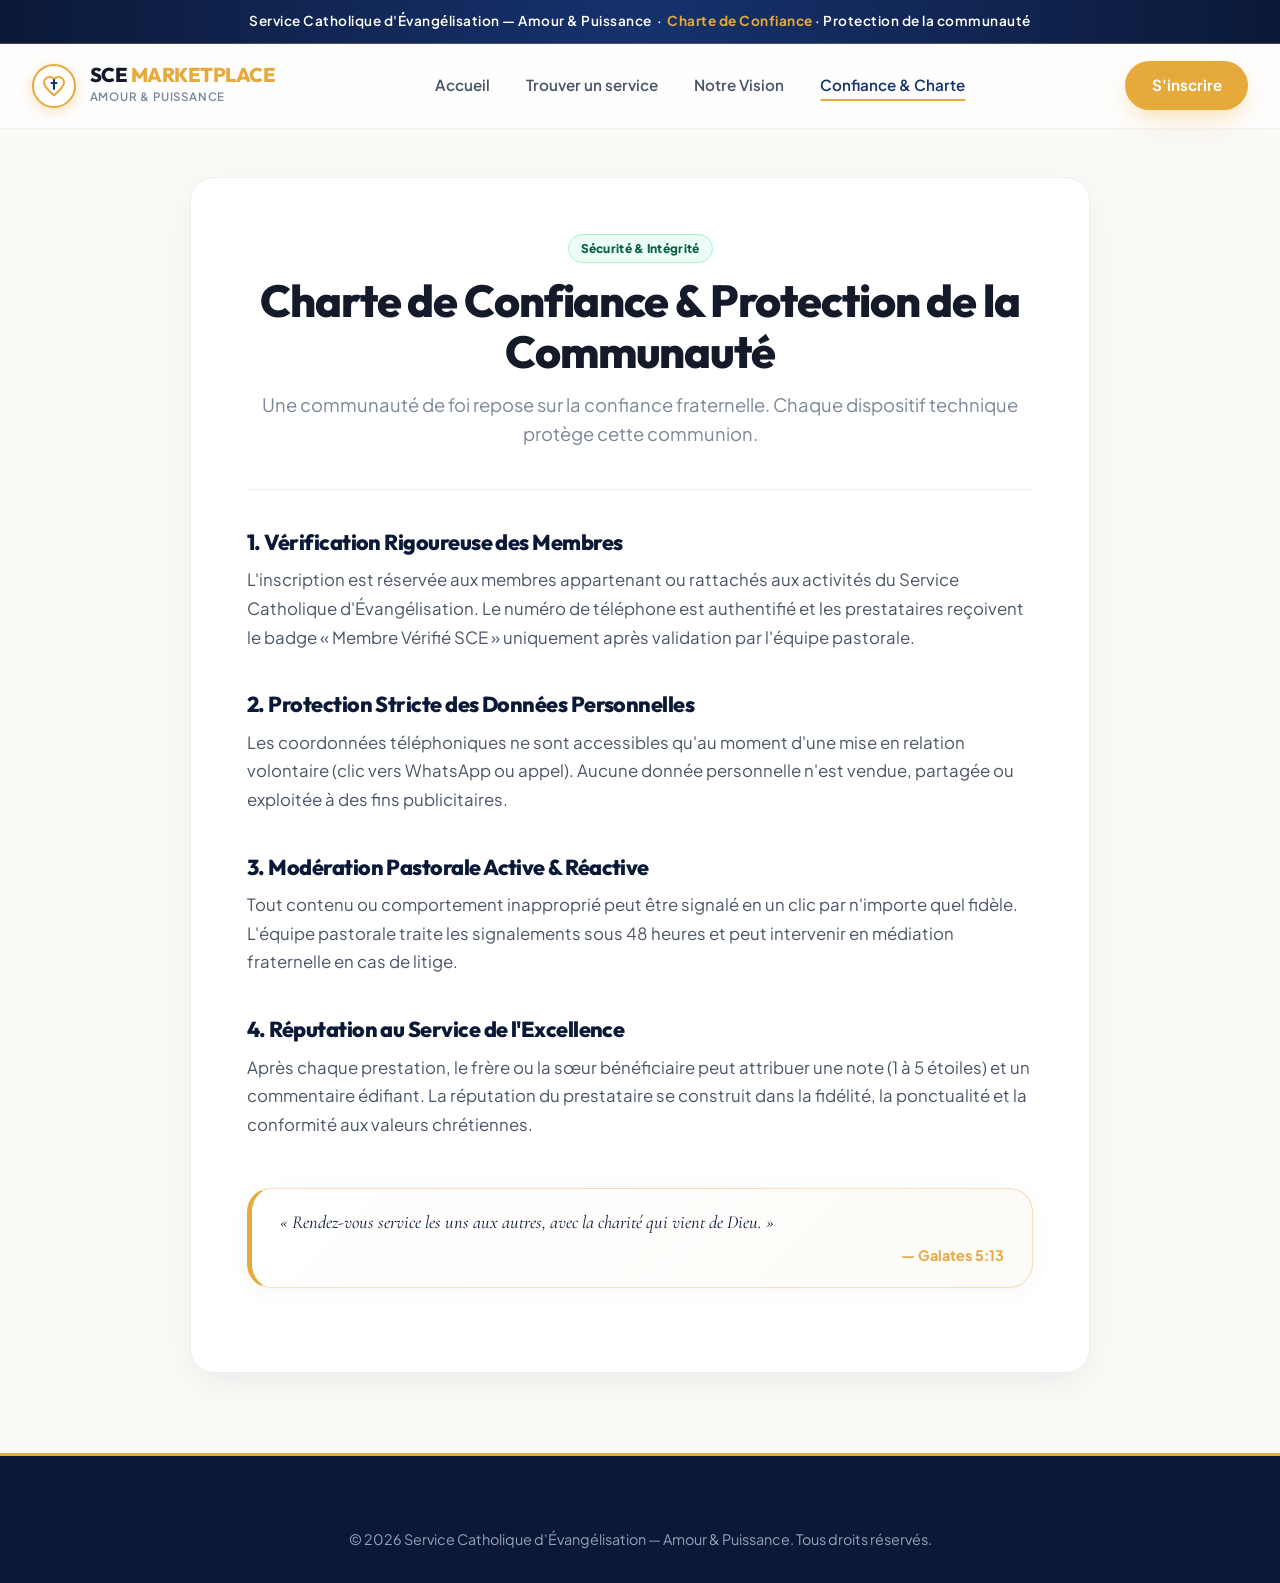
<file: charter.html>
<!DOCTYPE html>
<html lang="fr">
<head>
  <meta charset="UTF-8">
  <meta name="viewport" content="width=device-width, initial-scale=1.0">
  <title>Charte de Confiance & Sécurité — Plateforme Communautaire | SCE</title>
  <meta name="description" content="Découvrez les 4 piliers de protection et d'intégrité de la communauté du Service Catholique d'Évangélisation — Amour & Puissance.">
  
  <link rel="stylesheet" href="css/main.css">
  <link rel="stylesheet" href="css/components.css">
  <link rel="stylesheet" href="css/responsive.css">
</head>
<body>

  <!-- Notice Bar -->
  <aside class="top-notice-bar">
    <span>Service Catholique d'Évangélisation — Amour & Puissance</span>
    &nbsp;·&nbsp;
    <span class="highlight">Charte de Confiance</span> · Protection de la communauté
  </aside>

  <!-- Header -->
  <header class="main-header">
    <div class="container header-inner">
      <a href="index.html" class="brand-link">
        <div class="brand-icon-wrapper">
          <svg width="24" height="24" viewBox="0 0 24 24" fill="none">
            <path d="M12 21.35l-1.45-1.32C5.4 15.36 2 12.28 2 8.5 2 5.42 4.42 3 7.5 3c1.74 0 3.41.81 4.5 2.09C13.09 3.81 14.76 3 16.5 3 19.58 3 22 5.42 22 8.5c0 3.78-3.4 6.86-8.55 11.54L12 21.35z" stroke="#E5A93C" stroke-width="2"/>
            <path d="M12 6v9M9.5 9h5" stroke="#16326E" stroke-width="2" stroke-linecap="round"/>
          </svg>
        </div>
        <div class="brand-text">
          <span class="brand-name">SCE <span>MARKETPLACE</span></span>
          <span class="brand-sub">Amour & Puissance</span>
        </div>
      </a>

      <nav class="main-navigation">
        <ul class="nav-menu">
          <li><a href="index.html" class="nav-link">Accueil</a></li>
          <li><a href="services.html" class="nav-link">Trouver un service</a></li>
          <li><a href="about.html" class="nav-link">Notre Vision</a></li>
          <li><a href="charter.html" class="nav-link active">Confiance & Charte</a></li>
        </ul>
      </nav>

      <div class="header-actions">
        <a href="register.html" class="btn-gold-cta">S'inscrire</a>
      </div>
    </div>
  </header>

  <main class="container" style="padding: 3rem 0 5rem;">
    <article style="max-width: 900px; margin: 0 auto; background: #FFFFFF; padding: 3.5rem; border-radius: var(--radius-card); border: 1px solid var(--c-border-subtle); box-shadow: var(--shadow-card);">
      
      <div style="text-align: center; margin-bottom: 2.5rem;">
        <span class="badge-verified" style="margin-bottom:0.75rem;">Sécurité & Intégrité</span>
        <h1 style="font-size: clamp(2rem, 3.5vw, 2.8rem); font-weight: 800; color: var(--c-text-strong); margin-bottom: 0.75rem;">
          Charte de Confiance & Protection de la Communauté
        </h1>
        <p style="font-size: 1.15rem; color: var(--c-text-muted); line-height: 1.6;">
          Une communauté de foi repose sur la confiance fraternelle. Chaque dispositif technique protège cette communion.
        </p>
      </div>

      <hr style="margin: 2.5rem 0; border: none; border-top: 1px solid var(--c-border-subtle);">

      <!-- 4 Piliers Fondamentaux (Page 9 du PDF) -->
      <section style="margin-bottom: 2.5rem;">
        <h2 style="font-size: 1.35rem; font-weight: 800; color: var(--c-blue-dark); margin-bottom: 0.75rem;">
          1. Vérification Rigoureuse des Membres
        </h2>
        <p style="color: var(--c-text-body); line-height: 1.7;">
          L'inscription est réservée aux membres appartenant ou rattachés aux activités du Service Catholique d'Évangélisation. Le numéro de téléphone est authentifié et les prestataires reçoivent le badge « Membre Vérifié SCE » uniquement après validation par l'équipe pastorale.
        </p>
      </section>

      <section style="margin-bottom: 2.5rem;">
        <h2 style="font-size: 1.35rem; font-weight: 800; color: var(--c-blue-dark); margin-bottom: 0.75rem;">
          2. Protection Stricte des Données Personnelles
        </h2>
        <p style="color: var(--c-text-body); line-height: 1.7;">
          Les coordonnées téléphoniques ne sont accessibles qu'au moment d'une mise en relation volontaire (clic vers WhatsApp ou appel). Aucune donnée personnelle n'est vendue, partagée ou exploitée à des fins publicitaires.
        </p>
      </section>

      <section style="margin-bottom: 2.5rem;">
        <h2 style="font-size: 1.35rem; font-weight: 800; color: var(--c-blue-dark); margin-bottom: 0.75rem;">
          3. Modération Pastorale Active & Réactive
        </h2>
        <p style="color: var(--c-text-body); line-height: 1.7;">
          Tout contenu ou comportement inapproprié peut être signalé en un clic par n'importe quel fidèle. L'équipe pastorale traite les signalements sous 48 heures et peut intervenir en médiation fraternelle en cas de litige.
        </p>
      </section>

      <section style="margin-bottom: 2.5rem;">
        <h2 style="font-size: 1.35rem; font-weight: 800; color: var(--c-blue-dark); margin-bottom: 0.75rem;">
          4. Réputation au Service de l'Excellence
        </h2>
        <p style="color: var(--c-text-body); line-height: 1.7;">
          Après chaque prestation, le frère ou la sœur bénéficiaire peut attribuer une note (1 à 5 étoiles) et un commentaire édifiant. La réputation du prestataire se construit dans la fidélité, la ponctualité et la conformité aux valeurs chrétiennes.
        </p>
      </section>

      <div class="bible-verse-banner" style="margin-top: 3rem;">
        <p class="verse-text">« Rendez-vous service les uns aux autres, avec la charité qui vient de Dieu. »</p>
        <span class="verse-ref">— Galates 5:13</span>
      </div>

    </article>
  </main>

  <footer class="main-footer" style="background-color:#0B1938; color:#FFFFFF; padding: 4.5rem 0 2rem; border-top:3px solid var(--c-gold-primary);">
    <div class="container" style="text-align:center;">
      <p style="font-size:0.9rem; color:#94A3B8;">&copy; 2026 Service Catholique d'Évangélisation — Amour & Puissance. Tous droits réservés.</p>
    </div>
  </footer>

  <script src="js/config.js"></script>
  <script src="js/main.js"></script>
</body>
</html>
</file>
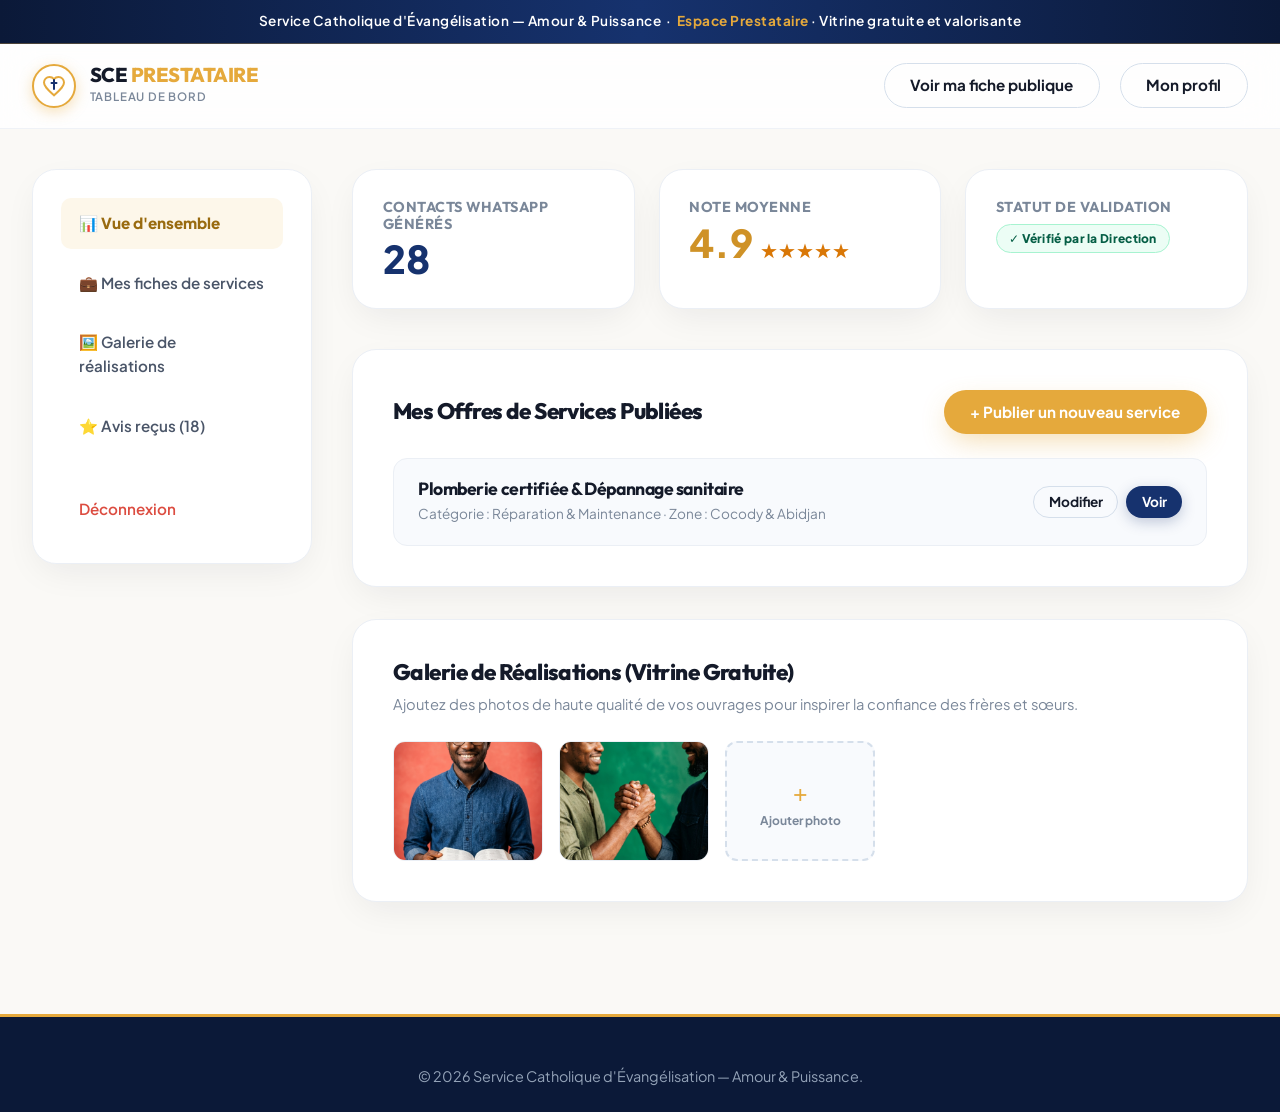
<file: dashboard-provider.html>
<!DOCTYPE html>
<html lang="fr">
<head>
  <meta charset="UTF-8">
  <meta name="viewport" content="width=device-width, initial-scale=1.0">
  <title>Tableau de Bord Prestataire — SCE MARKETPLACE</title>
  
  <link rel="stylesheet" href="css/main.css">
  <link rel="stylesheet" href="css/components.css">
  <link rel="stylesheet" href="css/pages/dashboard.css">
  <link rel="stylesheet" href="css/responsive.css">
</head>
<body>

  <!-- Notice Bar -->
  <aside class="top-notice-bar">
    <span>Service Catholique d'Évangélisation — Amour & Puissance</span>
    &nbsp;·&nbsp;
    <span class="highlight">Espace Prestataire</span> · Vitrine gratuite et valorisante
  </aside>

  <!-- Header -->
  <header class="main-header">
    <div class="container header-inner">
      <a href="index.html" class="brand-link">
        <div class="brand-icon-wrapper">
          <svg width="24" height="24" viewBox="0 0 24 24" fill="none">
            <path d="M12 21.35l-1.45-1.32C5.4 15.36 2 12.28 2 8.5 2 5.42 4.42 3 7.5 3c1.74 0 3.41.81 4.5 2.09C13.09 3.81 14.76 3 16.5 3 19.58 3 22 5.42 22 8.5c0 3.78-3.4 6.86-8.55 11.54L12 21.35z" stroke="#E5A93C" stroke-width="2"/>
            <path d="M12 6v9M9.5 9h5" stroke="#16326E" stroke-width="2" stroke-linecap="round"/>
          </svg>
        </div>
        <div class="brand-text">
          <span class="brand-name">SCE <span>PRESTATAIRE</span></span>
          <span class="brand-sub">Tableau de Bord</span>
        </div>
      </a>

      <div class="header-actions">
        <a href="service-detail.html" class="btn btn-outline" target="_blank">Voir ma fiche publique</a>
        <a href="profile.html" class="btn btn-outline">Mon profil</a>
      </div>
    </div>
  </header>

  <main class="container">
    <div class="dashboard-layout">
      <!-- Barre latérale -->
      <aside class="dashboard-sidebar">
        <nav>
          <ul class="dashboard-nav">
            <li><a href="#overview" class="active">📊 Vue d'ensemble</a></li>
            <li><a href="#services">💼 Mes fiches de services</a></li>
            <li><a href="#portfolio">🖼️ Galerie de réalisations</a></li>
            <li><a href="#reviews">⭐ Avis reçus (18)</a></li>
            <li><a href="login.html" style="color:var(--c-coral-primary); margin-top:1.5rem;">Déconnexion</a></li>
          </ul>
        </nav>
      </aside>

      <!-- Contenu principal -->
      <section class="dashboard-content">
        <!-- Statistiques Clés -->
        <div class="stats-grid">
          <div class="stat-card">
            <h4>Contacts WhatsApp générés</h4>
            <p class="stat-value" style="color:var(--c-blue-primary);">28</p>
          </div>
          <div class="stat-card">
            <h4>Note moyenne</h4>
            <p class="stat-value" style="color:var(--c-gold-hover);">4.9 <span style="font-size:1.2rem; color:#D97706;">★★★★★</span></p>
          </div>
          <div class="stat-card">
            <h4>Statut de validation</h4>
            <div style="margin-top:0.5rem;">
              <span class="badge-verified">✓ Vérifié par la Direction</span>
            </div>
          </div>
        </div>

        <!-- Section Mes Services -->
        <div class="dashboard-section" id="services">
          <div style="display:flex; justify-content:space-between; align-items:center; margin-bottom:1.5rem; flex-wrap:wrap; gap:1rem;">
            <h2>Mes Offres de Services Publiées</h2>
            <button class="btn btn-gold" id="btn-add-service">+ Publier un nouveau service</button>
          </div>

          <div style="display:flex; flex-direction:column; gap:1rem;">
            <div style="background:#F8FAFD; border:1px solid var(--c-border-subtle); padding:1.25rem 1.5rem; border-radius:14px; display:flex; justify-content:space-between; align-items:center; flex-wrap:wrap; gap:1rem;">
              <div>
                <h4 style="font-size:1.1rem; color:var(--c-text-strong);">Plomberie certifiée & Dépannage sanitaire</h4>
                <p style="font-size:0.85rem; color:var(--c-text-muted); margin-top:0.2rem;">Catégorie : Réparation & Maintenance · Zone : Cocody & Abidjan</p>
              </div>
              <div style="display:flex; gap:0.5rem;">
                <button class="btn btn-outline" style="padding:0.45rem 0.9rem; font-size:0.85rem;">Modifier</button>
                <a href="service-detail.html" class="btn btn-primary" style="padding:0.45rem 0.9rem; font-size:0.85rem;">Voir</a>
              </div>
            </div>
          </div>
        </div>

        <!-- Section Galerie de Réalisations -->
        <div class="dashboard-section" id="portfolio">
          <h3>Galerie de Réalisations (Vitrine Gratuite)</h3>
          <p style="color:var(--c-text-muted); font-size:0.92rem; margin:0.5rem 0 1.5rem;">
            Ajoutez des photos de haute qualité de vos ouvrages pour inspirer la confiance des frères et sœurs.
          </p>

          <div style="display:grid; grid-template-columns:repeat(auto-fill, minmax(140px, 1fr)); gap:1rem;">
            <div style="height:120px; border-radius:12px; overflow:hidden; border:1px solid var(--c-border-subtle);">
              <img src="assets/images/hero_brother_bible.jpg" alt="Photo 1" style="width:100%; height:100%; object-fit:cover;">
            </div>
            <div style="height:120px; border-radius:12px; overflow:hidden; border:1px solid var(--c-border-subtle);">
              <img src="assets/images/hero_solidarity_hands.jpg" alt="Photo 2" style="width:100%; height:100%; object-fit:cover;">
            </div>
            <div style="height:120px; border-radius:12px; border:2px dashed var(--c-border-active); display:flex; flex-direction:column; align-items:center; justify-content:center; cursor:pointer; background:#F8FAFD;">
              <span style="font-size:1.5rem; color:var(--c-gold-primary);">+</span>
              <span style="font-size:0.75rem; font-weight:700; color:var(--c-text-muted);">Ajouter photo</span>
            </div>
          </div>
        </div>
      </section>
    </div>
  </main>

  <footer class="main-footer" style="background-color:#0B1938; color:#FFFFFF; padding: 3rem 0 1.5rem; border-top:3px solid var(--c-gold-primary); text-align:center;">
    <div class="container">
      <p style="font-size:0.9rem; color:#94A3B8;">&copy; 2026 Service Catholique d'Évangélisation — Amour & Puissance.</p>
    </div>
  </footer>

  <script src="js/config.js"></script>
  <script src="js/modules/auth.js"></script>
  <script src="js/main.js"></script>
</body>
</html>
</file>
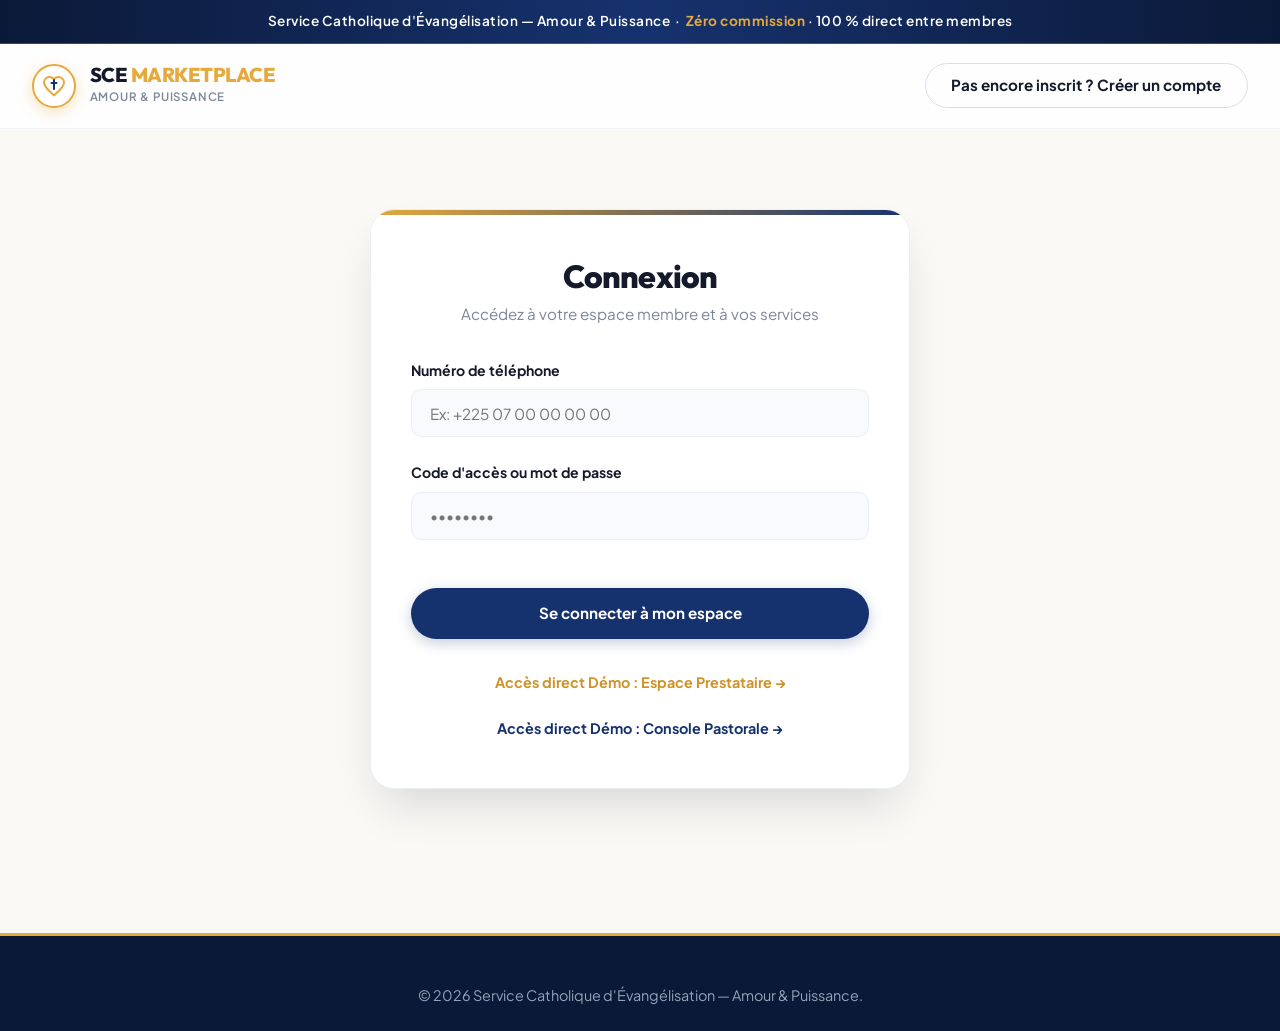
<file: login.html>
<!DOCTYPE html>
<html lang="fr">
<head>
  <meta charset="UTF-8">
  <meta name="viewport" content="width=device-width, initial-scale=1.0">
  <title>Connexion — Plateforme Communautaire | SCE</title>
  
  <link rel="stylesheet" href="css/main.css">
  <link rel="stylesheet" href="css/components.css">
  <link rel="stylesheet" href="css/pages/auth.css">
  <link rel="stylesheet" href="css/responsive.css">
</head>
<body>

  <!-- Notice Bar -->
  <aside class="top-notice-bar">
    <span>Service Catholique d'Évangélisation — Amour & Puissance</span>
    &nbsp;·&nbsp;
    <span class="highlight">Zéro commission</span> · 100 % direct entre membres
  </aside>

  <!-- Header -->
  <header class="main-header">
    <div class="container header-inner">
      <a href="index.html" class="brand-link">
        <div class="brand-icon-wrapper">
          <svg width="24" height="24" viewBox="0 0 24 24" fill="none">
            <path d="M12 21.35l-1.45-1.32C5.4 15.36 2 12.28 2 8.5 2 5.42 4.42 3 7.5 3c1.74 0 3.41.81 4.5 2.09C13.09 3.81 14.76 3 16.5 3 19.58 3 22 5.42 22 8.5c0 3.78-3.4 6.86-8.55 11.54L12 21.35z" stroke="#E5A93C" stroke-width="2"/>
            <path d="M12 6v9M9.5 9h5" stroke="#16326E" stroke-width="2" stroke-linecap="round"/>
          </svg>
        </div>
        <div class="brand-text">
          <span class="brand-name">SCE <span>MARKETPLACE</span></span>
          <span class="brand-sub">Amour & Puissance</span>
        </div>
      </a>

      <div class="header-actions">
        <a href="register.html" class="btn btn-outline">Pas encore inscrit ? Créer un compte</a>
      </div>
    </div>
  </header>

  <main class="container">
    <div class="auth-page-wrapper">
      <div class="auth-container">
        
        <div class="auth-header">
          <h1>Connexion</h1>
          <p>Accédez à votre espace membre et à vos services</p>
        </div>

        <form class="auth-form" id="login-form">
          <div class="form-group">
            <label for="login-phone">Numéro de téléphone</label>
            <input type="tel" id="login-phone" required placeholder="Ex: +225 07 00 00 00 00">
          </div>

          <div class="form-group">
            <label for="login-password">Code d'accès ou mot de passe</label>
            <input type="password" id="login-password" required placeholder="••••••••">
          </div>

          <button type="submit" class="btn btn-primary btn-block" style="padding:0.95rem; margin-top:1.5rem;">
            Se connecter à mon espace
          </button>
        </form>

        <div style="margin-top: 2rem; text-align: center; font-size:0.9rem;">
          <a href="dashboard-provider.html" style="color:var(--c-gold-hover); font-weight:700;">
            Accès direct Démo : Espace Prestataire &rarr;
          </a>
          <br><br>
          <a href="admin.html" style="color:var(--c-blue-primary); font-weight:700;">
            Accès direct Démo : Console Pastorale &rarr;
          </a>
        </div>

      </div>
    </div>
  </main>

  <footer class="main-footer" style="background-color:#0B1938; color:#FFFFFF; padding: 3rem 0 1.5rem; border-top:3px solid var(--c-gold-primary); text-align:center;">
    <div class="container">
      <p style="font-size:0.9rem; color:#94A3B8;">&copy; 2026 Service Catholique d'Évangélisation — Amour & Puissance.</p>
    </div>
  </footer>

  <script src="js/config.js"></script>
  <script src="js/modules/auth.js"></script>
  <script src="js/main.js"></script>
</body>
</html>
</file>
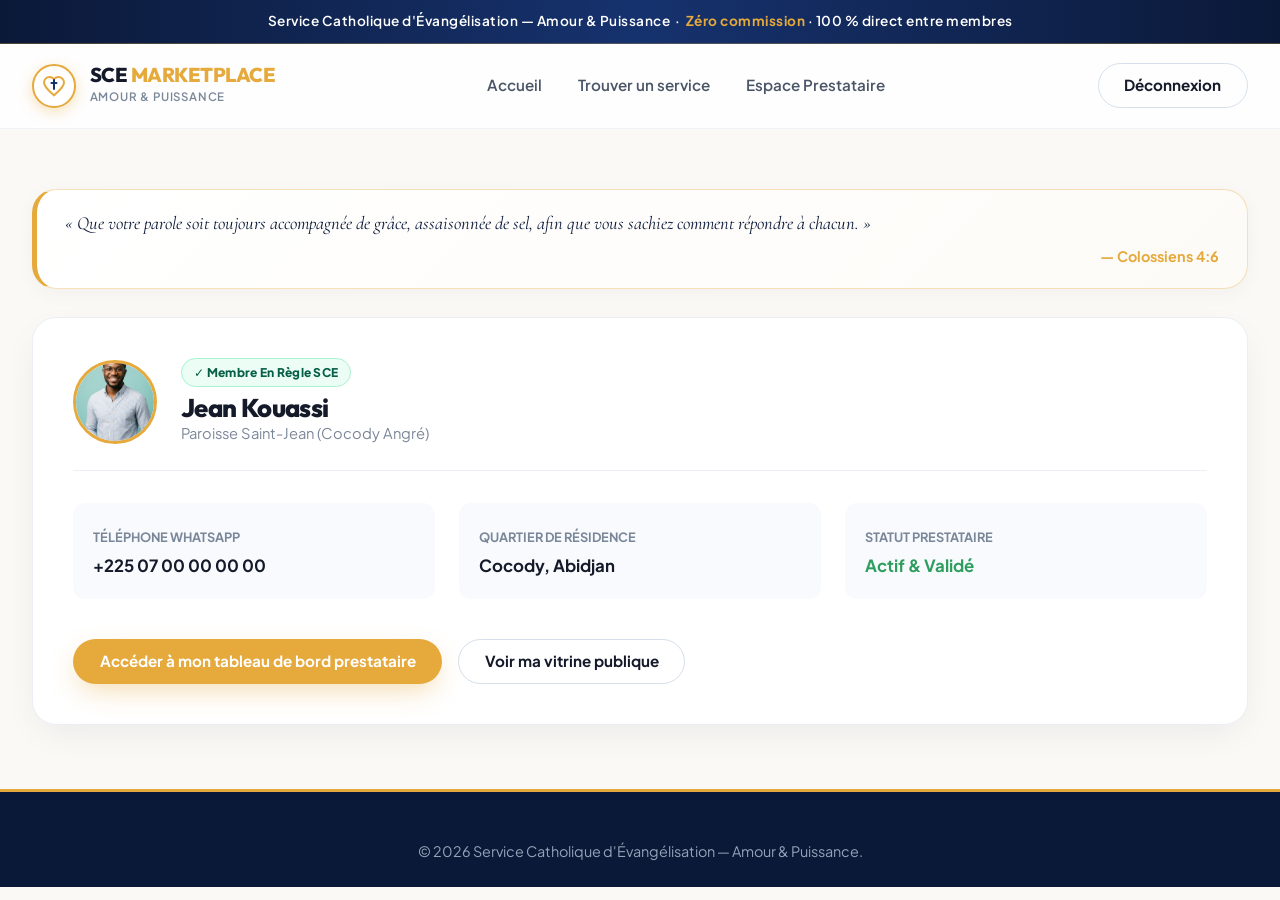
<file: profile.html>
<!DOCTYPE html>
<html lang="fr">
<head>
  <meta charset="UTF-8">
  <meta name="viewport" content="width=device-width, initial-scale=1.0">
  <title>Mon Espace Membre — Plateforme Communautaire | SCE</title>
  
  <link rel="stylesheet" href="css/main.css">
  <link rel="stylesheet" href="css/components.css">
  <link rel="stylesheet" href="css/responsive.css">
</head>
<body>

  <!-- Notice Bar -->
  <aside class="top-notice-bar">
    <span>Service Catholique d'Évangélisation — Amour & Puissance</span>
    &nbsp;·&nbsp;
    <span class="highlight">Zéro commission</span> · 100 % direct entre membres
  </aside>

  <!-- Header -->
  <header class="main-header">
    <div class="container header-inner">
      <a href="index.html" class="brand-link">
        <div class="brand-icon-wrapper">
          <svg width="24" height="24" viewBox="0 0 24 24" fill="none">
            <path d="M12 21.35l-1.45-1.32C5.4 15.36 2 12.28 2 8.5 2 5.42 4.42 3 7.5 3c1.74 0 3.41.81 4.5 2.09C13.09 3.81 14.76 3 16.5 3 19.58 3 22 5.42 22 8.5c0 3.78-3.4 6.86-8.55 11.54L12 21.35z" stroke="#E5A93C" stroke-width="2"/>
            <path d="M12 6v9M9.5 9h5" stroke="#16326E" stroke-width="2" stroke-linecap="round"/>
          </svg>
        </div>
        <div class="brand-text">
          <span class="brand-name">SCE <span>MARKETPLACE</span></span>
          <span class="brand-sub">Amour & Puissance</span>
        </div>
      </a>

      <nav class="main-navigation">
        <ul class="nav-menu">
          <li><a href="index.html" class="nav-link">Accueil</a></li>
          <li><a href="services.html" class="nav-link">Trouver un service</a></li>
          <li><a href="dashboard-provider.html" class="nav-link">Espace Prestataire</a></li>
        </ul>
      </nav>

      <div class="header-actions">
        <button id="btn-logout" class="btn btn-outline" onclick="window.location.href='login.html'">Déconnexion</button>
      </div>
    </div>
  </header>

  <main class="container" style="padding-top: 2rem; padding-bottom: 4rem;">
    <!-- Verset du jour personnalisé -->
    <div class="bible-verse-banner">
      <p class="verse-text">« Que votre parole soit toujours accompagnée de grâce, assaisonnée de sel, afin que vous sachiez comment répondre à chacun. »</p>
      <span class="verse-ref">— Colossiens 4:6</span>
    </div>

    <section style="background:#FFF; padding:2.5rem; border-radius:var(--radius-card); border:1px solid var(--c-border-subtle); box-shadow:var(--shadow-card);">
      <div style="display:flex; align-items:center; gap:1.5rem; margin-bottom:2rem; padding-bottom:1.5rem; border-bottom:1px solid var(--c-border-subtle);">
        <img src="assets/images/hero_brother_pro.jpg" alt="Photo de profil" style="width:84px; height:84px; border-radius:50%; object-fit:cover; border:3px solid var(--c-gold-primary);">
        <div>
          <span class="badge-verified">✓ Membre En Règle SCE</span>
          <h2 style="font-size:1.6rem; font-weight:800; color:var(--c-text-strong); margin-top:0.35rem;">Jean Kouassi</h2>
          <p style="color:var(--c-text-muted); font-size:0.92rem;">Paroisse Saint-Jean (Cocody Angré)</p>
        </div>
      </div>

      <div style="display:grid; grid-template-columns:repeat(auto-fit, minmax(220px, 1fr)); gap:1.5rem;">
        <div style="background:#F8FAFD; padding:1.25rem; border-radius:12px;">
          <span style="font-size:0.8rem; color:var(--c-text-muted); text-transform:uppercase; font-weight:700;">Téléphone WhatsApp</span>
          <p style="font-size:1.05rem; font-weight:700; color:var(--c-text-strong); margin-top:0.25rem;">+225 07 00 00 00 00</p>
        </div>
        <div style="background:#F8FAFD; padding:1.25rem; border-radius:12px;">
          <span style="font-size:0.8rem; color:var(--c-text-muted); text-transform:uppercase; font-weight:700;">Quartier de résidence</span>
          <p style="font-size:1.05rem; font-weight:700; color:var(--c-text-strong); margin-top:0.25rem;">Cocody, Abidjan</p>
        </div>
        <div style="background:#F8FAFD; padding:1.25rem; border-radius:12px;">
          <span style="font-size:0.8rem; color:var(--c-text-muted); text-transform:uppercase; font-weight:700;">Statut Prestataire</span>
          <p style="font-size:1.05rem; font-weight:700; color:var(--c-emerald-primary); margin-top:0.25rem;">Actif & Validé</p>
        </div>
      </div>

      <div style="margin-top: 2.5rem; display:flex; gap:1rem; flex-wrap:wrap;">
        <a href="dashboard-provider.html" class="btn btn-gold">Accéder à mon tableau de bord prestataire</a>
        <a href="service-detail.html" class="btn btn-outline">Voir ma vitrine publique</a>
      </div>
    </section>
  </main>

  <footer class="main-footer" style="background-color:#0B1938; color:#FFFFFF; padding: 3rem 0 1.5rem; border-top:3px solid var(--c-gold-primary); text-align:center;">
    <div class="container">
      <p style="font-size:0.9rem; color:#94A3B8;">&copy; 2026 Service Catholique d'Évangélisation — Amour & Puissance.</p>
    </div>
  </footer>

  <script src="js/config.js"></script>
  <script src="js/modules/auth.js"></script>
  <script src="js/main.js"></script>
</body>
</html>
</file>
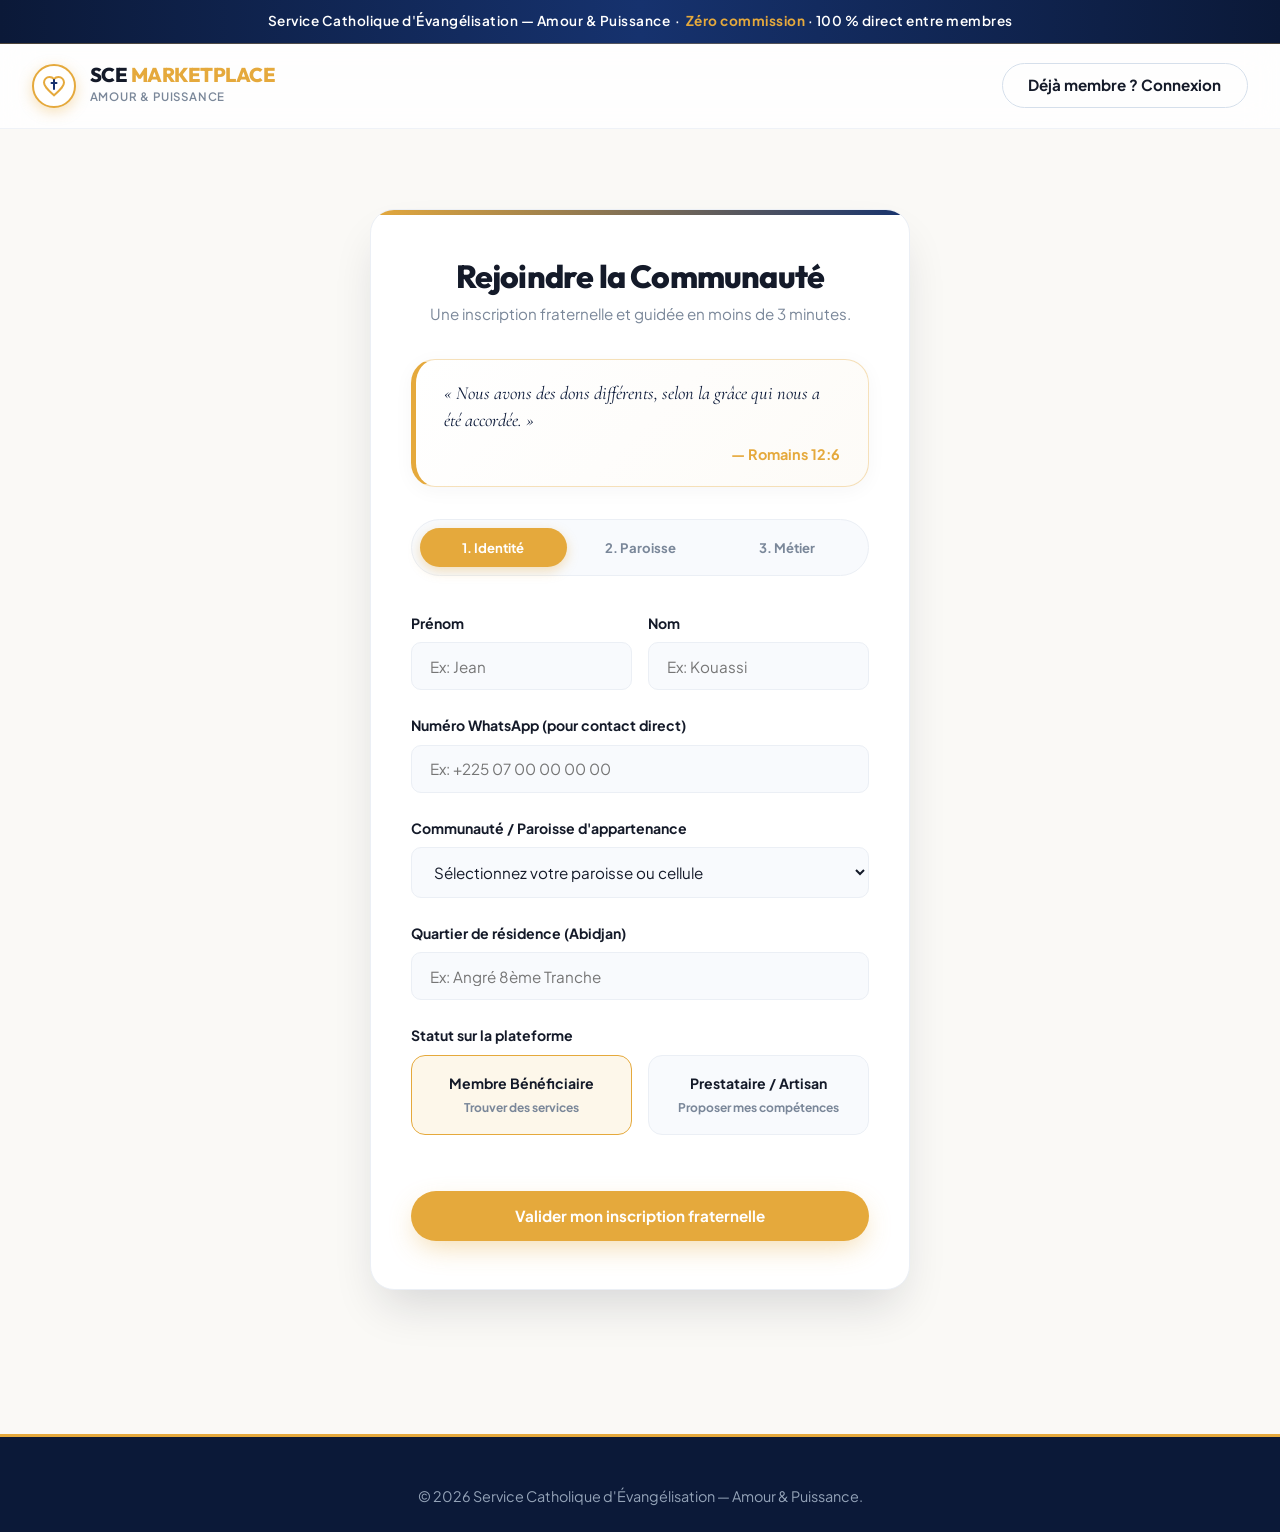
<file: register.html>
<!DOCTYPE html>
<html lang="fr">
<head>
  <meta charset="UTF-8">
  <meta name="viewport" content="width=device-width, initial-scale=1.0">
  <title>Inscription Guidée — Plateforme Communautaire | SCE</title>
  <meta name="description" content="Rejoignez la communauté en moins de 3 minutes comme membre ou prestataire du Service Catholique d'Évangélisation.">
  
  <link rel="stylesheet" href="css/main.css">
  <link rel="stylesheet" href="css/components.css">
  <link rel="stylesheet" href="css/pages/auth.css">
  <link rel="stylesheet" href="css/responsive.css">
</head>
<body>

  <!-- Notice Bar -->
  <aside class="top-notice-bar">
    <span>Service Catholique d'Évangélisation — Amour & Puissance</span>
    &nbsp;·&nbsp;
    <span class="highlight">Zéro commission</span> · 100 % direct entre membres
  </aside>

  <!-- Header -->
  <header class="main-header">
    <div class="container header-inner">
      <a href="index.html" class="brand-link">
        <div class="brand-icon-wrapper">
          <svg width="24" height="24" viewBox="0 0 24 24" fill="none">
            <path d="M12 21.35l-1.45-1.32C5.4 15.36 2 12.28 2 8.5 2 5.42 4.42 3 7.5 3c1.74 0 3.41.81 4.5 2.09C13.09 3.81 14.76 3 16.5 3 19.58 3 22 5.42 22 8.5c0 3.78-3.4 6.86-8.55 11.54L12 21.35z" stroke="#E5A93C" stroke-width="2"/>
            <path d="M12 6v9M9.5 9h5" stroke="#16326E" stroke-width="2" stroke-linecap="round"/>
          </svg>
        </div>
        <div class="brand-text">
          <span class="brand-name">SCE <span>MARKETPLACE</span></span>
          <span class="brand-sub">Amour & Puissance</span>
        </div>
      </a>

      <div class="header-actions">
        <a href="login.html" class="btn btn-outline">Déjà membre ? Connexion</a>
      </div>
    </div>
  </header>

  <main class="container">
    <div class="auth-page-wrapper">
      <div class="auth-container">
        
        <div class="auth-header">
          <h1>Rejoindre la Communauté</h1>
          <p>Une inscription fraternelle et guidée en moins de 3 minutes.</p>
        </div>

        <!-- Verset d'accueil -->
        <div class="bible-verse-banner" style="margin-bottom: 2rem;">
          <p class="verse-text">« Nous avons des dons différents, selon la grâce qui nous a été accordée. »</p>
          <span class="verse-ref">— Romains 12:6</span>
        </div>

        <!-- Indicateur d'étapes -->
        <div class="steps-indicator">
          <span class="step active">1. Identité</span>
          <span class="step">2. Paroisse</span>
          <span class="step">3. Métier</span>
        </div>

        <!-- Formulaire d'inscription -->
        <form class="auth-form" id="register-form">
          <!-- Étape 1 : Coordonnées -->
          <div class="form-step">
            <div style="display:grid; grid-template-columns:1fr 1fr; gap:1rem;">
              <div class="form-group">
                <label for="reg-firstname">Prénom</label>
                <input type="text" id="reg-firstname" required placeholder="Ex: Jean">
              </div>
              <div class="form-group">
                <label for="reg-lastname">Nom</label>
                <input type="text" id="reg-lastname" required placeholder="Ex: Kouassi">
              </div>
            </div>

            <div class="form-group">
              <label for="reg-phone">Numéro WhatsApp (pour contact direct)</label>
              <input type="tel" id="reg-phone" required placeholder="Ex: +225 07 00 00 00 00">
            </div>

            <div class="form-group">
              <label for="reg-community">Communauté / Paroisse d'appartenance</label>
              <select id="reg-community" required>
                <option value="">Sélectionnez votre paroisse ou cellule</option>
                <option value="Saint-Jean">Paroisse Saint-Jean (Cocody)</option>
                <option value="Sainte-Cécile">Paroisse Sainte-Cécile (Marcory)</option>
                <option value="Coeur-Immacule">Communauté Cœur Immaculé</option>
                <option value="Cellule-Nord">Cellule Évangélisation Nord</option>
              </select>
            </div>

            <div class="form-group">
              <label for="reg-city">Quartier de résidence (Abidjan)</label>
              <input type="text" id="reg-city" required placeholder="Ex: Angré 8ème Tranche">
            </div>

            <div class="form-group">
              <label>Statut sur la plateforme</label>
              <div class="account-type-selector">
                <label class="account-type-box selected">
                  <input type="radio" name="account-type" value="member" checked style="display:none;">
                  <strong>Membre Bénéficiaire</strong>
                  <p style="font-size:0.75rem; color:var(--c-text-muted); margin-top:0.25rem;">Trouver des services</p>
                </label>
                <label class="account-type-box">
                  <input type="radio" name="account-type" value="provider" style="display:none;">
                  <strong>Prestataire / Artisan</strong>
                  <p style="font-size:0.75rem; color:var(--c-text-muted); margin-top:0.25rem;">Proposer mes compétences</p>
                </label>
              </div>
            </div>

            <button type="submit" class="btn btn-gold btn-block" style="margin-top:1.5rem; padding:0.95rem;">
              Valider mon inscription fraternelle
            </button>
          </div>
        </form>

      </div>
    </div>
  </main>

  <footer class="main-footer" style="background-color:#0B1938; color:#FFFFFF; padding: 3rem 0 1.5rem; border-top:3px solid var(--c-gold-primary); text-align:center;">
    <div class="container">
      <p style="font-size:0.9rem; color:#94A3B8;">&copy; 2026 Service Catholique d'Évangélisation — Amour & Puissance.</p>
    </div>
  </footer>

  <script src="js/config.js"></script>
  <script src="js/modules/auth.js"></script>
  <script src="js/main.js"></script>
</body>
</html>
</file>
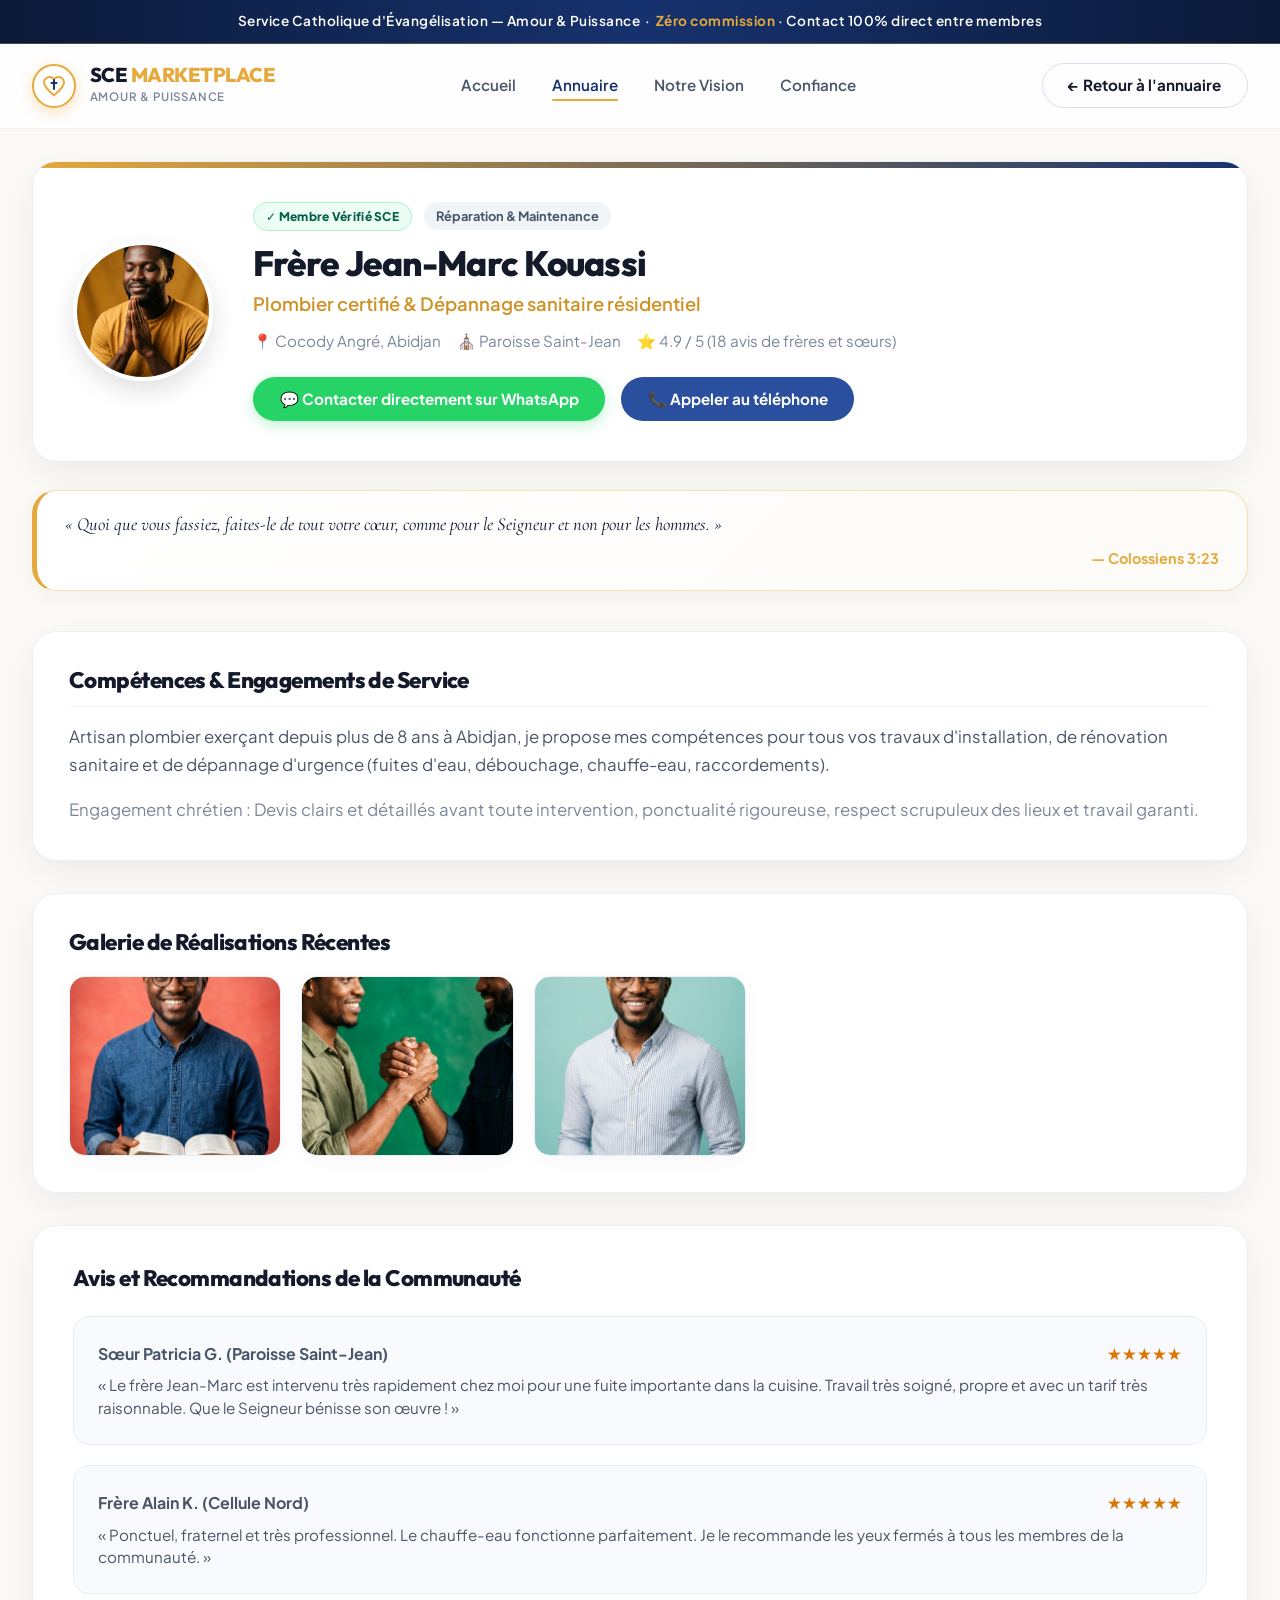
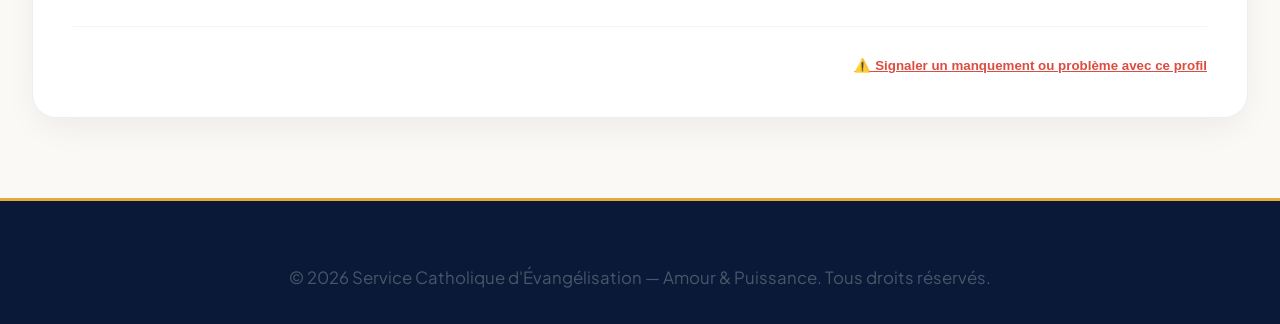
<file: service-detail.html>
<!DOCTYPE html>
<html lang="fr">
<head>
  <meta charset="UTF-8">
  <meta name="viewport" content="width=device-width, initial-scale=1.0">
  <title>Frère Jean-Marc Kouassi — Plombier & Sanitaire | SCE</title>
  <meta name="description" content="Profil professionnel, réalisations et contact direct WhatsApp de Frère Jean-Marc Kouassi, membre vérifié du Service Catholique d'Évangélisation.">
  
  <link rel="stylesheet" href="css/main.css">
  <link rel="stylesheet" href="css/components.css">
  <link rel="stylesheet" href="css/pages/service-detail.css">
  <link rel="stylesheet" href="css/responsive.css">
</head>
<body>

  <!-- Notice Bar -->
  <aside class="top-notice-bar">
    <span>Service Catholique d'Évangélisation — Amour & Puissance</span>
    &nbsp;·&nbsp;
    <span class="highlight">Zéro commission</span> · Contact 100% direct entre membres
  </aside>

  <!-- Header -->
  <header class="main-header">
    <div class="container header-inner">
      <a href="index.html" class="brand-link">
        <div class="brand-icon-wrapper">
          <svg width="24" height="24" viewBox="0 0 24 24" fill="none">
            <path d="M12 21.35l-1.45-1.32C5.4 15.36 2 12.28 2 8.5 2 5.42 4.42 3 7.5 3c1.74 0 3.41.81 4.5 2.09C13.09 3.81 14.76 3 16.5 3 19.58 3 22 5.42 22 8.5c0 3.78-3.4 6.86-8.55 11.54L12 21.35z" stroke="#E5A93C" stroke-width="2"/>
            <path d="M12 6v9M9.5 9h5" stroke="#16326E" stroke-width="2" stroke-linecap="round"/>
          </svg>
        </div>
        <div class="brand-text">
          <span class="brand-name">SCE <span>MARKETPLACE</span></span>
          <span class="brand-sub">Amour & Puissance</span>
        </div>
      </a>

      <nav class="main-navigation">
        <ul class="nav-menu">
          <li><a href="index.html" class="nav-link">Accueil</a></li>
          <li><a href="services.html" class="nav-link active">Annuaire</a></li>
          <li><a href="about.html" class="nav-link">Notre Vision</a></li>
          <li><a href="charter.html" class="nav-link">Confiance</a></li>
        </ul>
      </nav>

      <div class="header-actions">
        <a href="services.html" class="btn btn-outline">&larr; Retour à l'annuaire</a>
      </div>
    </div>
  </header>

  <main class="container">
    <!-- En-tête Prestataire : Photo, Nom, Badge Vérifié, Note -->
    <section class="provider-header">
      <div class="provider-avatar-wrapper">
        <img src="assets/images/hero_prayer.jpg" alt="Frère Jean-Marc Kouassi" class="provider-avatar" id="provider-photo">
      </div>
      <div class="provider-main-info">
        <div class="badges-row">
          <span class="badge-verified">✓ Membre Vérifié SCE</span>
          <span class="provider-category">Réparation & Maintenance</span>
        </div>
        <h1>Frère Jean-Marc Kouassi</h1>
        <p class="provider-title">Plombier certifié & Dépannage sanitaire résidentiel</p>
        <div class="provider-meta">
          <span>📍 Cocody Angré, Abidjan</span>
          <span>⛪ Paroisse Saint-Jean</span>
          <span>⭐ 4.9 / 5 (18 avis de frères et sœurs)</span>
        </div>

        <div class="provider-actions">
          <button 
            type="button" 
            class="btn btn-whatsapp" 
            onclick="openWhatsAppSimulator('Jean-Marc Kouassi', 'Plomberie & Dépannage', '+2250700000001')"
          >
            💬 Contacter directement sur WhatsApp
          </button>
          <a href="tel:+2250700000001" class="btn btn-call">
            📞 Appeler au téléphone
          </a>
        </div>
      </div>
    </section>

    <!-- Verset sur l'excellence du travail -->
    <div class="bible-verse-banner">
      <p class="verse-text">« Quoi que vous fassiez, faites-le de tout votre cœur, comme pour le Seigneur et non pour les hommes. »</p>
      <span class="verse-ref">— Colossiens 3:23</span>
    </div>

    <!-- Description & Galerie -->
    <section class="provider-body">
      <div class="card-service-info">
        <h2>Compétences & Engagements de Service</h2>
        <p style="margin-bottom: 1rem; line-height: 1.7;">
          Artisan plombier exerçant depuis plus de 8 ans à Abidjan, je propose mes compétences pour tous vos travaux d'installation, de rénovation sanitaire et de dépannage d'urgence (fuites d'eau, débouchage, chauffe-eau, raccordements).
        </p>
        <p style="line-height: 1.7; color:var(--c-text-muted);">
          Engagement chrétien : Devis clairs et détaillés avant toute intervention, ponctualité rigoureuse, respect scrupuleux des lieux et travail garanti.
        </p>
      </div>

      <!-- Galerie de Réalisations -->
      <div class="provider-portfolio">
        <h2>Galerie de Réalisations Récentes</h2>
        <div class="gallery-grid">
          <div class="gallery-item">
            <img src="assets/images/hero_brother_bible.jpg" alt="Installation sanitaire">
          </div>
          <div class="gallery-item">
            <img src="assets/images/hero_solidarity_hands.jpg" alt="Travail en équipe">
          </div>
          <div class="gallery-item">
            <img src="assets/images/hero_brother_pro.jpg" alt="Vérification technique">
          </div>
        </div>
      </div>

      <!-- Avis de la communauté -->
      <div class="reviews-section">
        <h2>Avis et Recommandations de la Communauté</h2>
        
        <div class="reviews-list">
          <div class="review-item">
            <div class="review-author-row">
              <strong>Sœur Patricia G. (Paroisse Saint-Jean)</strong>
              <span style="color:#D97706; font-weight:700;">★★★★★</span>
            </div>
            <p style="font-size:0.95rem; color:var(--c-text-body); line-height:1.5;">
              « Le frère Jean-Marc est intervenu très rapidement chez moi pour une fuite importante dans la cuisine. Travail très soigné, propre et avec un tarif très raisonnable. Que le Seigneur bénisse son œuvre ! »
            </p>
          </div>

          <div class="review-item">
            <div class="review-author-row">
              <strong>Frère Alain K. (Cellule Nord)</strong>
              <span style="color:#D97706; font-weight:700;">★★★★★</span>
            </div>
            <p style="font-size:0.95rem; color:var(--c-text-body); line-height:1.5;">
              « Ponctuel, fraternel et très professionnel. Le chauffe-eau fonctionne parfaitement. Je le recommande les yeux fermés à tous les membres de la communauté. »
            </p>
          </div>
        </div>

        <div class="report-wrapper">
          <button type="button" class="btn-link text-danger">
            ⚠️ Signaler un manquement ou problème avec ce profil
          </button>
        </div>
      </div>
    </section>
  </main>

  <!-- Modal WhatsApp Simulator -->
  <div class="modal-overlay" id="whatsapp-simulator-modal" role="dialog" aria-modal="true">
    <div class="phone-mockup-wrapper">
      <div class="phone-top-bar">
        <div class="phone-contact-info">
          <img src="assets/images/hero_prayer.jpg" alt="Avatar" class="phone-avatar" id="wa-modal-avatar">
          <div>
            <div class="phone-name" id="wa-modal-name">Frère Jean-Marc Kouassi</div>
            <div class="phone-status">● En ligne (Prestataire vérifié SCE)</div>
          </div>
        </div>
        <button type="button" class="phone-close-btn" id="wa-modal-close">&times;</button>
      </div>
      <div class="phone-chat-body">
        <div class="whatsapp-bubble-msg">
          <span id="wa-bubble-text">Bonjour Frère Jean-Marc, la paix du Christ soit avec vous...</span>
          <span class="msg-timestamp">À l'instant ✓✓</span>
        </div>
      </div>
      <div class="phone-footer-actions">
        <a href="#" class="btn-open-real-wa" id="wa-real-link" target="_blank" rel="noopener">
          Envoyer réellement sur WhatsApp
        </a>
      </div>
    </div>
  </div>

  <footer class="main-footer" style="background-color:#0B1938; color:#FFFFFF; padding: 4rem 0 2rem; border-top:3px solid var(--c-gold-primary);">
    <div class="container" style="text-align:center;">
      <p>&copy; 2026 Service Catholique d'Évangélisation — Amour & Puissance. Tous droits réservés.</p>
    </div>
  </footer>

  <script src="js/config.js"></script>
  <script src="js/modules/whatsapp.js"></script>
  <script src="js/main.js"></script>
</body>
</html>
</file>
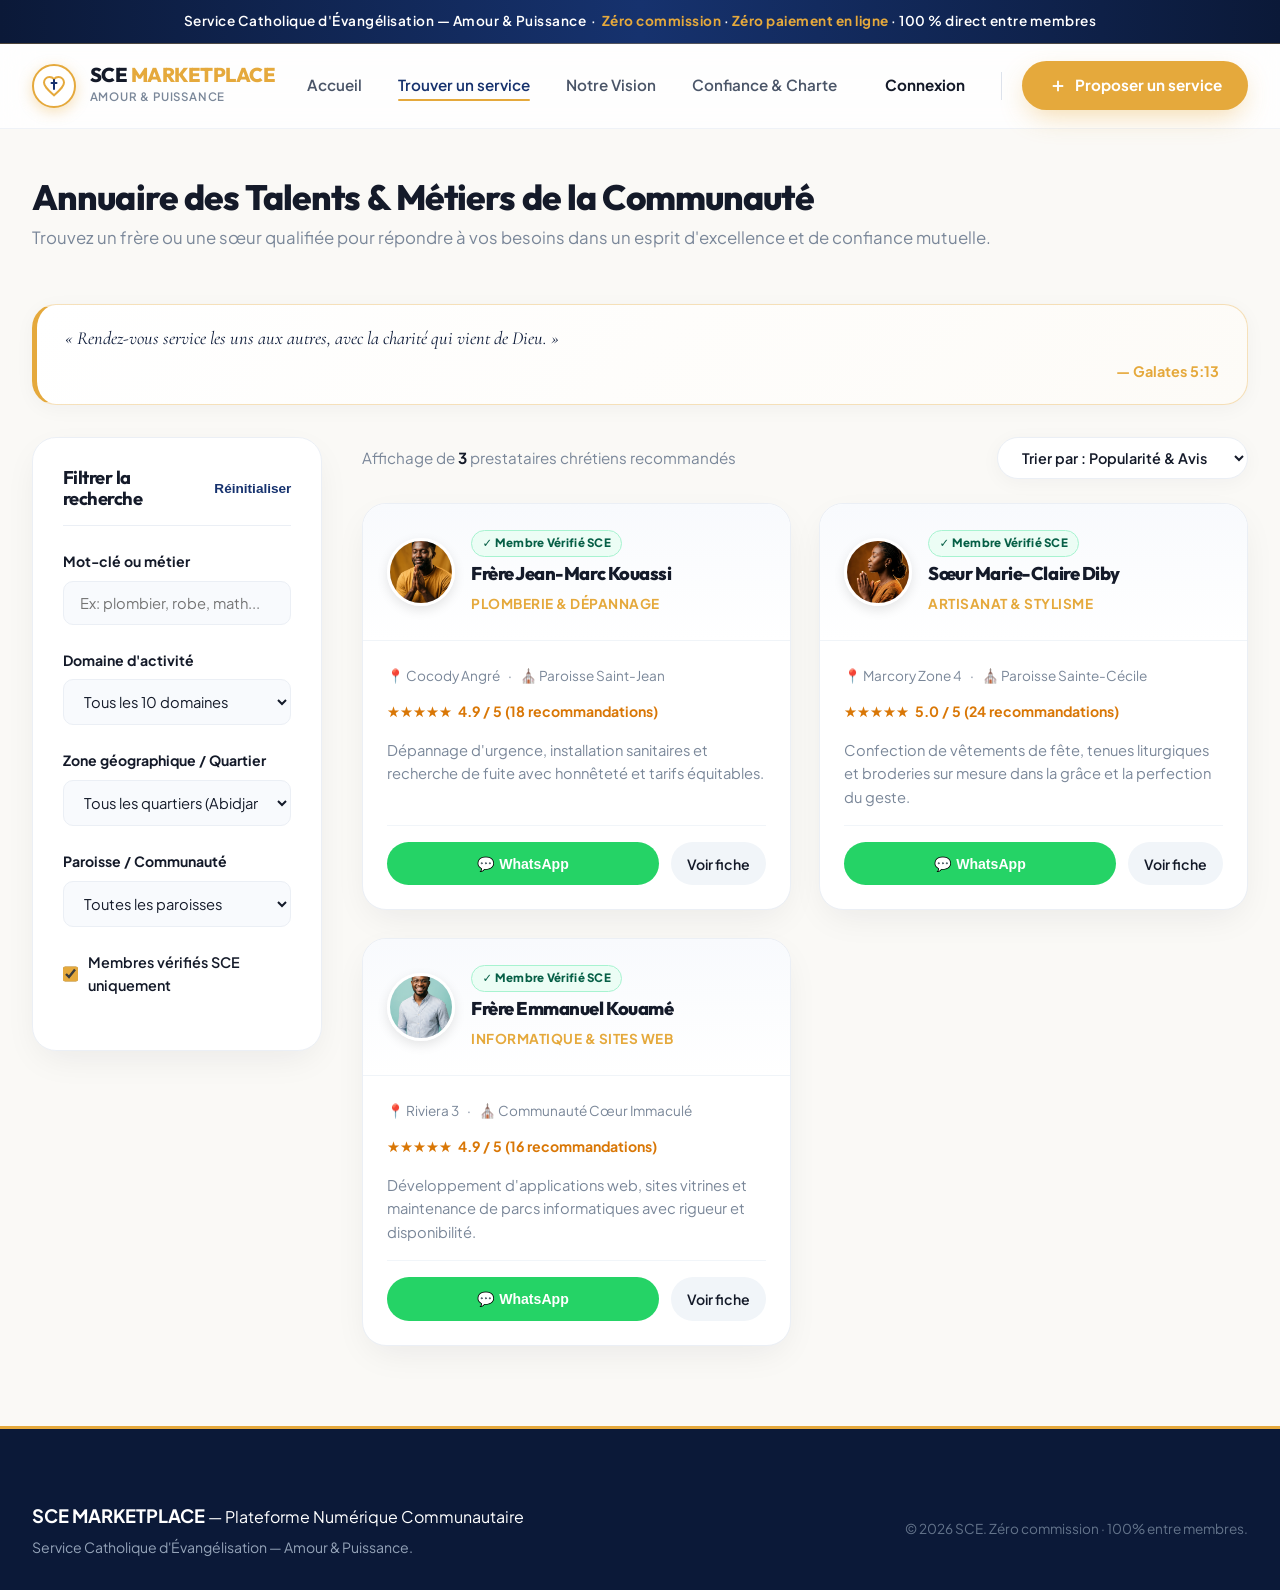
<file: services.html>
<!DOCTYPE html>
<html lang="fr">
<head>
  <meta charset="UTF-8">
  <meta name="viewport" content="width=device-width, initial-scale=1.0">
  <title>Annuaire des Métiers & Services — Plateforme Communautaire | SCE</title>
  <meta name="description" content="Recherchez un prestataire ou un service chrétien de confiance parmi les membres du Service Catholique d'Évangélisation.">
  
  <link rel="stylesheet" href="css/main.css">
  <link rel="stylesheet" href="css/components.css">
  <link rel="stylesheet" href="css/pages/services.css">
  <link rel="stylesheet" href="css/responsive.css">
</head>
<body>

  <!-- Notice Bar -->
  <aside class="top-notice-bar" aria-label="Engagement de la plateforme">
    <span>Service Catholique d'Évangélisation — Amour & Puissance</span>
    &nbsp;·&nbsp;
    <span class="highlight">Zéro commission</span> · <span class="highlight">Zéro paiement en ligne</span> · 100 % direct entre membres
  </aside>

  <!-- Header Crystal Glass -->
  <header class="main-header">
    <div class="container header-inner">
      <a href="index.html" class="brand-link">
        <div class="brand-icon-wrapper">
          <svg width="24" height="24" viewBox="0 0 24 24" fill="none">
            <path d="M12 21.35l-1.45-1.32C5.4 15.36 2 12.28 2 8.5 2 5.42 4.42 3 7.5 3c1.74 0 3.41.81 4.5 2.09C13.09 3.81 14.76 3 16.5 3 19.58 3 22 5.42 22 8.5c0 3.78-3.4 6.86-8.55 11.54L12 21.35z" stroke="#E5A93C" stroke-width="2"/>
            <path d="M12 6v9M9.5 9h5" stroke="#16326E" stroke-width="2" stroke-linecap="round"/>
          </svg>
        </div>
        <div class="brand-text">
          <span class="brand-name">SCE <span>MARKETPLACE</span></span>
          <span class="brand-sub">Amour & Puissance</span>
        </div>
      </a>

      <nav class="main-navigation" aria-label="Navigation principale">
        <ul class="nav-menu">
          <li><a href="index.html" class="nav-link">Accueil</a></li>
          <li><a href="services.html" class="nav-link active">Trouver un service</a></li>
          <li><a href="about.html" class="nav-link">Notre Vision</a></li>
          <li><a href="charter.html" class="nav-link">Confiance & Charte</a></li>
        </ul>
      </nav>

      <div class="header-actions">
        <a href="login.html" class="btn-nav-login">Connexion</a>
        <div class="header-divider" aria-hidden="true"></div>
        <a href="register.html" class="btn-gold-cta">
          <svg width="18" height="18" viewBox="0 0 24 24" fill="none" stroke="currentColor" stroke-width="2.5"><line x1="12" y1="5" x2="12" y2="19"></line><line x1="5" y1="12" x2="19" y2="12"></line></svg>
          Proposer un service
        </a>
      </div>
    </div>
  </header>

  <main class="container">
    <div class="services-page-header">
      <h1 class="services-page-title">Annuaire des Talents & Métiers de la Communauté</h1>
      <p class="services-page-sub">Trouvez un frère ou une sœur qualifiée pour répondre à vos besoins dans un esprit d'excellence et de confiance mutuelle.</p>
    </div>

    <!-- Verset d'introduction à l'entraide -->
    <div class="bible-verse-banner">
      <p class="verse-text">« Rendez-vous service les uns aux autres, avec la charité qui vient de Dieu. »</p>
      <span class="verse-ref">— Galates 5:13</span>
    </div>

    <!-- Layout Annuaire (Filtres à gauche, Résultats à droite) -->
    <div class="services-layout">
      <!-- Filtres latéraux -->
      <aside class="filters-sidebar">
        <div class="filters-header">
          <h3>Filtrer la recherche</h3>
          <button type="button" class="filters-reset-btn" id="btn-reset-filters">Réinitialiser</button>
        </div>
        
        <!-- Recherche textuelle -->
        <div class="filters-group">
          <label for="filter-keyword">Mot-clé ou métier</label>
          <input type="text" id="filter-keyword" placeholder="Ex: plombier, robe, math...">
        </div>

        <!-- Filtre par catégorie -->
        <div class="filters-group">
          <label for="filter-category">Domaine d'activité</label>
          <select id="filter-category">
            <option value="">Tous les 10 domaines</option>
            <option value="reparation-maintenance">Réparation & Maintenance</option>
            <option value="artisanat-creation">Artisanat & Couture</option>
            <option value="education-formation">Éducation & Formation</option>
            <option value="alimentation-restauration">Alimentation & Traiteur</option>
            <option value="informatique-technologie">Informatique & Technologie</option>
            <option value="evenementiel-animation">Événementiel & Célébrations</option>
            <option value="transport-logistique">Transport & Logistique</option>
            <option value="beaute-bien-etre">Beauté & Bien-être</option>
            <option value="services-professionnels">Services Professionnels</option>
            <option value="sante-accompagnement">Santé & Accompagnement</option>
          </select>
        </div>

        <!-- Filtre par quartier / ville -->
        <div class="filters-group">
          <label for="filter-location">Zone géographique / Quartier</label>
          <select id="filter-location">
            <option value="">Tous les quartiers (Abidjan)</option>
            <option value="Cocody">Cocody (Angré, Riviera...)</option>
            <option value="Marcory">Marcory & Zone 4</option>
            <option value="Yopougon">Yopougon</option>
            <option value="Plateau">Plateau</option>
            <option value="Treichville">Treichville</option>
            <option value="Abobo">Abobo</option>
          </select>
        </div>

        <!-- Filtre par communauté / paroisse -->
        <div class="filters-group">
          <label for="filter-community">Paroisse / Communauté</label>
          <select id="filter-community">
            <option value="">Toutes les paroisses</option>
            <option value="Saint-Jean">Paroisse Saint-Jean</option>
            <option value="Sainte-Cécile">Paroisse Sainte-Cécile</option>
            <option value="Coeur-Immacule">Communauté Cœur Immaculé</option>
          </select>
        </div>

        <!-- Filtre prestataires vérifiés -->
        <div class="filters-group">
          <label class="checkbox-label">
            <input type="checkbox" id="filter-verified-only" checked>
            <span>Membres vérifiés SCE uniquement</span>
          </label>
        </div>
      </aside>

      <!-- Zone d'affichage des résultats -->
      <section class="services-content">
        <div class="services-results-header">
          <span class="services-count-badge">Affichage de <strong>3</strong> prestataires chrétiens recommandés</span>
          
          <div class="sort-wrapper">
            <select id="sort-select">
              <option value="popular">Trier par : Popularité & Avis</option>
              <option value="rating">Trier par : Meilleure note</option>
              <option value="recent">Trier par : Nouveaux inscrits</option>
            </select>
          </div>
        </div>

        <!-- Grille des fiches de services -->
        <div class="services-grid" id="services-list-container">
          
          <!-- Carte Prestataire 1 -->
          <div class="provider-card-instrument">
            <div class="provider-card-top">
              <img src="assets/images/hero_prayer.jpg" alt="Frère Jean-Marc" class="provider-avatar-img">
              <div>
                <span class="badge-verified-sce">✓ Membre Vérifié SCE</span>
                <h4 class="provider-name-title" style="margin-top:0.35rem;">Frère Jean-Marc Kouassi</h4>
                <span class="provider-specialty">Plomberie & Dépannage</span>
              </div>
            </div>
            <div class="provider-card-body">
              <div class="provider-location-row">
                <span>📍 Cocody Angré</span> · <span>⛪ Paroisse Saint-Jean</span>
              </div>
              <div class="provider-rating-row">
                <span>★★★★★</span>
                <span>4.9 / 5 (18 recommandations)</span>
              </div>
              <p style="font-size:0.92rem; color:var(--c-text-muted); margin-bottom:1rem;">
                Dépannage d'urgence, installation sanitaires et recherche de fuite avec honnêteté et tarifs équitables.
              </p>
              <div class="provider-card-actions">
                <button 
                  type="button" 
                  class="btn-card-wa" 
                  onclick="openWhatsAppSimulator('Jean-Marc Kouassi', 'Plomberie & Sanitaire', '+2250700000001')"
                >
                  💬 WhatsApp
                </button>
                <a href="service-detail.html" class="btn-card-profile">Voir fiche</a>
              </div>
            </div>
          </div>

          <!-- Carte Prestataire 2 -->
          <div class="provider-card-instrument">
            <div class="provider-card-top">
              <img src="assets/images/hero_sister.jpg" alt="Sœur Marie-Claire" class="provider-avatar-img">
              <div>
                <span class="badge-verified-sce">✓ Membre Vérifié SCE</span>
                <h4 class="provider-name-title" style="margin-top:0.35rem;">Sœur Marie-Claire Diby</h4>
                <span class="provider-specialty">Artisanat & Stylisme</span>
              </div>
            </div>
            <div class="provider-card-body">
              <div class="provider-location-row">
                <span>📍 Marcory Zone 4</span> · <span>⛪ Paroisse Sainte-Cécile</span>
              </div>
              <div class="provider-rating-row">
                <span>★★★★★</span>
                <span>5.0 / 5 (24 recommandations)</span>
              </div>
              <p style="font-size:0.92rem; color:var(--c-text-muted); margin-bottom:1rem;">
                Confection de vêtements de fête, tenues liturgiques et broderies sur mesure dans la grâce et la perfection du geste.
              </p>
              <div class="provider-card-actions">
                <button 
                  type="button" 
                  class="btn-card-wa" 
                  onclick="openWhatsAppSimulator('Marie-Claire Diby', 'Couture & Broderie', '+2250700000002')"
                >
                  💬 WhatsApp
                </button>
                <a href="service-detail.html" class="btn-card-profile">Voir fiche</a>
              </div>
            </div>
          </div>

          <!-- Carte Prestataire 3 -->
          <div class="provider-card-instrument">
            <div class="provider-card-top">
              <img src="assets/images/hero_brother_pro.jpg" alt="Frère Emmanuel" class="provider-avatar-img">
              <div>
                <span class="badge-verified-sce">✓ Membre Vérifié SCE</span>
                <h4 class="provider-name-title" style="margin-top:0.35rem;">Frère Emmanuel Kouamé</h4>
                <span class="provider-specialty">Informatique & Sites Web</span>
              </div>
            </div>
            <div class="provider-card-body">
              <div class="provider-location-row">
                <span>📍 Riviera 3</span> · <span>⛪ Communauté Cœur Immaculé</span>
              </div>
              <div class="provider-rating-row">
                <span>★★★★★</span>
                <span>4.9 / 5 (16 recommandations)</span>
              </div>
              <p style="font-size:0.92rem; color:var(--c-text-muted); margin-bottom:1rem;">
                Développement d'applications web, sites vitrines et maintenance de parcs informatiques avec rigueur et disponibilité.
              </p>
              <div class="provider-card-actions">
                <button 
                  type="button" 
                  class="btn-card-wa" 
                  onclick="openWhatsAppSimulator('Emmanuel Kouamé', 'Création de sites internet', '+2250700000003')"
                >
                  💬 WhatsApp
                </button>
                <a href="service-detail.html" class="btn-card-profile">Voir fiche</a>
              </div>
            </div>
          </div>

        </div>
      </section>
    </div>
  </main>

  <!-- Modal WhatsApp -->
  <div class="modal-overlay" id="whatsapp-simulator-modal" role="dialog" aria-modal="true">
    <div class="phone-mockup-wrapper">
      <div class="phone-top-bar">
        <div class="phone-contact-info">
          <img src="assets/images/hero_prayer.jpg" alt="Avatar" class="phone-avatar" id="wa-modal-avatar">
          <div>
            <div class="phone-name" id="wa-modal-name">Frère Jean-Marc Kouassi</div>
            <div class="phone-status">● En ligne (Prestataire vérifié SCE)</div>
          </div>
        </div>
        <button type="button" class="phone-close-btn" id="wa-modal-close">&times;</button>
      </div>
      <div class="phone-chat-body">
        <div class="whatsapp-bubble-msg">
          <span id="wa-bubble-text">Bonjour Frère Jean-Marc, la paix du Christ soit avec vous...</span>
          <span class="msg-timestamp">À l'instant ✓✓</span>
        </div>
      </div>
      <div class="phone-footer-actions">
        <a href="#" class="btn-open-real-wa" id="wa-real-link" target="_blank" rel="noopener">
          Envoyer réellement sur WhatsApp
        </a>
      </div>
    </div>
  </div>

  <footer class="main-footer" style="background-color:#0B1938; color:#FFFFFF; padding: 4.5rem 0 2rem; border-top:3px solid var(--c-gold-primary);">
    <div class="container">
      <div style="display:flex; justify-content:space-between; align-items:center; flex-wrap:wrap; gap:1.5rem;">
        <div>
          <strong style="color:#FFF; font-size:1.15rem;">SCE MARKETPLACE</strong> — Plateforme Numérique Communautaire
          <p style="color:#94A3B8; font-size:0.88rem; margin-top:0.35rem;">Service Catholique d'Évangélisation — Amour & Puissance.</p>
        </div>
        <div style="color:#64748B; font-size:0.85rem;">
          &copy; 2026 SCE. Zéro commission · 100% entre membres.
        </div>
      </div>
    </div>
  </footer>

  <script src="js/config.js"></script>
  <script src="js/data/categories.js"></script>
  <script src="js/data/mock-data.js"></script>
  <script src="js/modules/whatsapp.js"></script>
  <script src="js/main.js"></script>
</body>
</html>
</file>
<file: css/main.css>
/**
 * PLATEFORME COMMUNAUTAIRE NUMÉRIQUE — SERVICE CATHOLIQUE D'ÉVANGÉLISATION
 * AMOUR & PUISSANCE — JANVIER 2026
 * Styleguide & Design System Haute-Fidélité
 */

@import url('https://fonts.googleapis.com/css2?family=Cormorant+Garamond:ital,wght@0,500;0,600;0,700;1,400;1,600&family=Outfit:wght@500;600;700;800;900&family=Plus+Jakarta+Sans:wght@400;500;600;700;800&display=swap');

:root {
  /* Nuances de la capture & ADN Évangélisation */
  --c-gold-primary: #E5A93C;
  --c-gold-hover: #CF9227;
  --c-gold-soft: #FDF7EA;
  --c-gold-glow: rgba(229, 169, 60, 0.35);

  --c-blue-primary: #16326E;
  --c-blue-dark: #0B1938;
  --c-blue-light: #2A4F9E;
  --c-blue-soft: #EEF4FF;

  --c-coral-primary: #DC4C40;
  --c-coral-soft: #FDF1F0;

  --c-mint-primary: #5EB3A7;
  --c-mint-soft: #EDF8F6;

  --c-emerald-primary: #2E9E5E;
  --c-emerald-soft: #EEFAF3;

  /* Neutres d'orfèvre */
  --c-canvas: #FAF9F6;
  --c-surface: #FFFFFF;
  --c-surface-glass: rgba(255, 255, 255, 0.82);
  --c-text-strong: #141A29;
  --c-text-body: #4A5568;
  --c-text-muted: #7A8799;
  --c-border-subtle: #EBEFF5;
  --c-border-active: #D5DFEB;

  /* Typographie */
  --font-sans: 'Plus Jakarta Sans', system-ui, -apple-system, sans-serif;
  --font-display: 'Outfit', sans-serif;
  --font-serif: 'Cormorant Garamond', Georgia, serif;

  /* Géométrie & Ombres organiques */
  --radius-capsule: 9999px;
  --radius-card: 24px;
  --radius-button: 9999px;
  --radius-sm: 10px;

  --shadow-subtle: 0 4px 20px rgba(20, 26, 41, 0.04);
  --shadow-card: 0 12px 36px -8px rgba(20, 26, 41, 0.08);
  --shadow-hover: 0 24px 48px -12px rgba(20, 26, 41, 0.16);
  --shadow-capsule: 0 16px 36px -10px rgba(0, 0, 0, 0.18);
  --shadow-gold: 0 10px 28px -6px rgba(229, 169, 60, 0.45);

  /* Rétrocompatibilité universelle pour toutes les pages */
  --color-primary: var(--c-blue-primary);
  --color-primary-dark: var(--c-blue-dark);
  --color-primary-light: var(--c-blue-light);
  --color-accent-gold: var(--c-gold-primary);
  --color-accent-gold-light: var(--c-gold-soft);
  --color-accent-gold-dark: var(--c-gold-hover);
  --color-bg-light: var(--c-canvas);
  --color-bg-white: var(--c-surface);
  --color-text-main: var(--c-text-strong);
  --color-text-muted: var(--c-text-muted);
  --color-border: var(--c-border-subtle);
  --color-success: var(--c-emerald-primary);
  --color-warning: #f59e0b;
  --color-danger: var(--c-coral-primary);
  --font-family-base: var(--font-sans);
  --font-family-serif: var(--font-serif);
  --font-family-display: var(--font-display);

  --transition-smooth: cubic-bezier(0.16, 1, 0.3, 1);
  --transition-bounce: cubic-bezier(0.34, 1.56, 0.64, 1);
}

/* Reset chirurgical */
*, *::before, *::after {
  box-sizing: border-box;
  margin: 0;
  padding: 0;
  -webkit-font-smoothing: antialiased;
  -moz-osx-font-smoothing: grayscale;
}

html {
  scroll-behavior: smooth;
  font-size: 16px;
}

body {
  font-family: var(--font-sans);
  background-color: var(--c-canvas);
  color: var(--c-text-body);
  line-height: 1.6;
  overflow-x: hidden;
  position: relative;
  min-height: 100vh;
}

/* Sélection de texte aux couleurs dorées */
::selection {
  background: var(--c-gold-primary);
  color: #ffffff;
}

/* Scrollbar soignée */
::-webkit-scrollbar {
  width: 8px;
}
::-webkit-scrollbar-track {
  background: var(--c-canvas);
}
::-webkit-scrollbar-thumb {
  background: #cbd5e1;
  border-radius: 4px;
}
::-webkit-scrollbar-thumb:hover {
  background: var(--c-gold-primary);
}

/* Layout container */
.container {
  width: 100%;
  max-width: 1280px;
  margin: 0 auto;
  padding: 0 2rem;
}

/* Typographie globale */
h1, h2, h3, h4 {
  font-family: var(--font-display);
  color: var(--c-text-strong);
  line-height: 1.15;
  letter-spacing: -0.025em;
}

p {
  font-size: 1.05rem;
  color: var(--c-text-body);
}

a {
  color: inherit;
  text-decoration: none;
  transition: all 0.25s ease;
}

img {
  max-width: 100%;
  display: block;
}

/* Bannière d'engagement supérieur */
.top-notice-bar {
  background: linear-gradient(90deg, #0B1938 0%, #16326E 50%, #0B1938 100%);
  color: #FFFFFF;
  padding: 0.65rem 1rem;
  text-align: center;
  font-size: 0.85rem;
  font-weight: 600;
  letter-spacing: 0.5px;
  position: relative;
  z-index: 1001;
  border-bottom: 1px solid rgba(229, 169, 60, 0.3);
}

.top-notice-bar .highlight {
  color: var(--c-gold-primary);
  font-weight: 700;
}

/* Header Crystal Glass */
.main-header {
  position: sticky;
  top: 0;
  width: 100%;
  z-index: 1000;
  background: var(--c-surface-glass);
  backdrop-filter: blur(16px);
  -webkit-backdrop-filter: blur(16px);
  border-bottom: 1px solid rgba(235, 239, 245, 0.8);
  transition: all 0.3s ease;
}

.header-inner {
  display: flex;
  align-items: center;
  justify-content: space-between;
  height: 84px;
}

/* Logo avec Croix & Cœur */
.brand-link {
  display: flex;
  align-items: center;
  gap: 0.85rem;
  text-decoration: none;
}

.brand-icon-wrapper {
  width: 44px;
  height: 44px;
  background: #FFF;
  border: 2px solid var(--c-gold-primary);
  border-radius: 50%;
  display: flex;
  align-items: center;
  justify-content: center;
  box-shadow: 0 4px 14px var(--c-gold-glow);
  transition: transform 0.3s var(--transition-bounce);
}

.brand-link:hover .brand-icon-wrapper {
  transform: rotate(-6deg) scale(1.08);
}

.brand-text {
  display: flex;
  flex-direction: column;
}

.brand-name {
  font-family: var(--font-display);
  font-size: 1.25rem;
  font-weight: 800;
  color: var(--c-text-strong);
  letter-spacing: -0.5px;
  line-height: 1;
}

.brand-name span {
  color: var(--c-gold-primary);
}

.brand-sub {
  font-size: 0.72rem;
  font-weight: 600;
  color: var(--c-text-muted);
  letter-spacing: 0.8px;
  text-transform: uppercase;
  margin-top: 3px;
}

/* Liens de navigation */
.nav-menu {
  display: flex;
  align-items: center;
  gap: 2.25rem;
  list-style: none;
}

.nav-link {
  font-size: 0.95rem;
  font-weight: 600;
  color: var(--c-text-body);
  position: relative;
  padding: 0.4rem 0;
}

.nav-link:hover, .nav-link.active {
  color: var(--c-blue-primary);
}

.nav-link::after {
  content: '';
  position: absolute;
  bottom: 0;
  left: 50%;
  width: 0;
  height: 2px;
  background: var(--c-gold-primary);
  transition: all 0.25s var(--transition-smooth);
  transform: translateX(-50%);
  border-radius: 2px;
}

.nav-link:hover::after, .nav-link.active::after {
  width: 100%;
}

/* Actions Header (Séparateur vertical comme sur la capture) */
.header-actions {
  display: flex;
  align-items: center;
  gap: 1.25rem;
}

.header-divider {
  width: 1.5px;
  height: 28px;
  background-color: #DDE3EC;
}

.btn-nav-login {
  font-size: 0.95rem;
  font-weight: 700;
  color: var(--c-text-strong);
  padding: 0.6rem 1rem;
  border-radius: var(--radius-button);
}

.btn-nav-login:hover {
  color: var(--c-blue-primary);
}

/* Bouton Or Haute Couture */
.btn-gold-cta {
  background: var(--c-gold-primary);
  color: #FFFFFF !important;
  font-family: var(--font-sans);
  font-size: 0.95rem;
  font-weight: 700;
  padding: 0.75rem 1.65rem;
  border-radius: var(--radius-button);
  box-shadow: var(--shadow-gold);
  border: none;
  cursor: pointer;
  display: inline-flex;
  align-items: center;
  gap: 0.5rem;
  transition: all 0.25s var(--transition-smooth);
}

.btn-gold-cta:hover {
  background: var(--c-gold-hover);
  transform: translateY(-2px);
  box-shadow: 0 14px 32px -4px rgba(229, 169, 60, 0.55);
}

.btn-gold-cta:active {
  transform: translateY(0);
}
</file>
<file: css/components.css>
/**
 * COMPOSANTS HAUTE-FIDÉLITÉ & INSTRUMENTS DIGITAUX
 * Inspiration 1:1 de la capture (Capsules étagées, Pastilles flottantes, Simulateur WhatsApp)
 */

/* ========================================================
   1. GRILLE DE CAPSULES ÉTAGÉES (HERO RIGHT GALLERY)
   ======================================================== */
.capsules-gallery-container {
  position: relative;
  width: 100%;
  display: flex;
  justify-content: center;
  align-items: center;
  padding: 1rem 0;
}

.capsules-grid {
  display: flex;
  gap: 1.4rem;
  align-items: center;
  justify-content: center;
  width: 100%;
  max-width: 580px;
}

/* Les 3 Colonnes verticales */
.capsule-column {
  display: flex;
  flex-direction: column;
  gap: 1.4rem;
  flex: 1;
}

/* Décalages intentionnels (Stagger effect de la capture) */
.capsule-column.col-1 {
  transform: translateY(20px);
}

.capsule-column.col-2 {
  transform: translateY(-24px); /* Remonte plus haut que les autres */
}

.capsule-column.col-3 {
  transform: translateY(12px);
}

/* La Capsule Individuelle (Format Pilule 9999px) */
.capsule-card {
  position: relative;
  width: 100%;
  border-radius: var(--radius-capsule);
  overflow: hidden;
  box-shadow: var(--shadow-capsule);
  transition: transform 0.45s var(--transition-bounce), box-shadow 0.45s ease;
  display: block;
  text-decoration: none;
}

.capsule-card:hover {
  transform: translateY(-8px) scale(1.02);
  box-shadow: 0 24px 44px -8px rgba(0, 0, 0, 0.22);
}

/* Fonds vibrants de la capture */
.capsule-card.bg-gold {
  background-color: #E5A93C;
}

.capsule-card.bg-coral {
  background-color: #DC4C40;
}

.capsule-card.bg-amber {
  background-color: #F2A329;
}

.capsule-card.bg-royal-blue {
  background-color: #16326E;
}

.capsule-card.bg-mint {
  background-color: #62B8AC;
}

.capsule-card.bg-emerald {
  background-color: #2E9E5E;
}

/* Images insérées dans les pilules */
.capsule-img {
  width: 100%;
  height: 100%;
  object-fit: cover;
  display: block;
  transition: transform 0.6s var(--transition-smooth);
}

.capsule-card:hover .capsule-img {
  transform: scale(1.05);
}

/* Hauteurs étagées selon la composition */
.capsule-card.size-tall {
  height: 290px;
}

.capsule-card.size-medium {
  height: 230px;
}

.capsule-card.size-compact {
  height: 200px;
}

/* ========================================================
   2. PASTILLES ORGANIQUES FLOTTANTES (FLOATING ORBS)
   ======================================================== */
.floating-dot {
  position: absolute;
  border-radius: 50%;
  pointer-events: none;
  z-index: 2;
  animation: floatOrb 6s ease-in-out infinite alternate;
}

.dot-gold {
  background-color: #E5A93C;
}

.dot-coral {
  background-color: #DC4C40;
}

.dot-mint {
  background-color: #62B8AC;
}

.dot-blue {
  background-color: #16326E;
}

.dot-emerald {
  background-color: #2E9E5E;
}

@keyframes floatOrb {
  0% {
    transform: translateY(0) scale(1);
  }
  50% {
    transform: translateY(-8px) scale(1.08);
  }
  100% {
    transform: translateY(6px) scale(0.96);
  }
}

/* ========================================================
   3. BARRE DE RECHERCHE CONTEXTUELLE HAUTE PRÉCISION
   ======================================================== */
.hero-search-instrument {
  background: #FFFFFF;
  border: 1px solid #DFE5EE;
  border-radius: var(--radius-capsule);
  padding: 0.45rem 0.55rem 0.45rem 1.25rem;
  box-shadow: 0 16px 36px -8px rgba(20, 26, 41, 0.1);
  display: flex;
  align-items: center;
  gap: 0.85rem;
  transition: all 0.3s ease;
  max-width: 580px;
}

.hero-search-instrument:focus-within {
  border-color: var(--c-gold-primary);
  box-shadow: 0 18px 42px -6px rgba(229, 169, 60, 0.28);
}

.search-input-field {
  flex: 1;
  border: none;
  outline: none;
  font-family: var(--font-sans);
  font-size: 1rem;
  font-weight: 500;
  color: var(--c-text-strong);
  background: transparent;
}

.search-input-field::placeholder {
  color: var(--c-text-muted);
  font-weight: 400;
}

.search-category-select {
  border: none;
  background: #F4F6F9;
  padding: 0.6rem 0.9rem;
  border-radius: var(--radius-capsule);
  font-family: var(--font-sans);
  font-size: 0.85rem;
  font-weight: 600;
  color: var(--c-text-body);
  outline: none;
  cursor: pointer;
}

.btn-search-trigger {
  background: var(--c-blue-primary);
  color: #FFFFFF;
  border: none;
  padding: 0.85rem 1.6rem;
  border-radius: var(--radius-capsule);
  font-weight: 700;
  font-size: 0.95rem;
  cursor: pointer;
  display: flex;
  align-items: center;
  gap: 0.5rem;
  transition: all 0.25s ease;
}

.btn-search-trigger:hover {
  background: var(--c-gold-primary);
  box-shadow: var(--shadow-gold);
}

/* Puces de filtres rapides */
.quick-chips-row {
  display: flex;
  align-items: center;
  gap: 0.5rem;
  margin-top: 1rem;
  flex-wrap: wrap;
}

.chip-label {
  font-size: 0.82rem;
  font-weight: 600;
  color: var(--c-text-muted);
}

.search-chip {
  background: rgba(255, 255, 255, 0.9);
  border: 1px solid #E2E8F0;
  padding: 0.28rem 0.85rem;
  border-radius: var(--radius-capsule);
  font-size: 0.8rem;
  font-weight: 600;
  color: var(--c-text-body);
  cursor: pointer;
  transition: all 0.2s ease;
}

.search-chip:hover {
  background: var(--c-gold-soft);
  border-color: var(--c-gold-primary);
  color: var(--c-text-strong);
}

/* ========================================================
   4. CARTE VERSET D'ORFÈVRE (SACRED SCRIPTURE BANNER)
   ======================================================== */
.scripture-jewel {
  background: linear-gradient(135deg, #FFFFFF 0%, #FDFBF7 100%);
  border: 1px solid rgba(229, 169, 60, 0.45);
  border-left: 5px solid var(--c-gold-primary);
  border-radius: 16px;
  padding: 1.25rem 1.75rem;
  box-shadow: var(--shadow-subtle);
  position: relative;
  overflow: hidden;
}

.scripture-jewel::before {
  content: '“';
  position: absolute;
  top: -10px;
  right: 15px;
  font-family: var(--font-serif);
  font-size: 6rem;
  color: rgba(229, 169, 60, 0.12);
  line-height: 1;
  pointer-events: none;
}

.scripture-text {
  font-family: var(--font-serif);
  font-style: italic;
  font-size: 1.2rem;
  color: var(--c-blue-dark);
  line-height: 1.5;
}

.scripture-meta {
  display: flex;
  align-items: center;
  justify-content: space-between;
  margin-top: 0.75rem;
  font-size: 0.88rem;
}

.scripture-ref {
  font-weight: 700;
  color: var(--c-gold-primary);
  font-family: var(--font-sans);
  letter-spacing: 0.5px;
}

.scripture-theme-badge {
  background: var(--c-gold-soft);
  color: #996B10;
  padding: 0.2rem 0.65rem;
  border-radius: var(--radius-capsule);
  font-size: 0.75rem;
  font-weight: 700;
  text-transform: uppercase;
  letter-spacing: 0.5px;
}

/* ========================================================
   5. BENTO GRID DES 10 DOMAINES COUVERTS
   ======================================================== */
.bento-categories-grid {
  display: grid;
  grid-template-columns: repeat(auto-fill, minmax(230px, 1fr));
  gap: 1.5rem;
  margin-top: 2.5rem;
}

.bento-card {
  background: #FFFFFF;
  border: 1px solid var(--c-border-subtle);
  border-radius: var(--radius-card);
  padding: 1.85rem 1.5rem;
  box-shadow: var(--shadow-card);
  transition: all 0.3s var(--transition-smooth);
  display: flex;
  flex-direction: column;
  position: relative;
  cursor: pointer;
  text-decoration: none;
}

.bento-card:hover {
  transform: translateY(-6px);
  border-color: var(--c-gold-primary);
  box-shadow: var(--shadow-hover);
}

.bento-icon-wrapper {
  width: 54px;
  height: 54px;
  border-radius: 16px;
  display: flex;
  align-items: center;
  justify-content: center;
  font-size: 1.8rem;
  margin-bottom: 1.25rem;
  transition: transform 0.3s var(--transition-bounce);
}

.bento-card:hover .bento-icon-wrapper {
  transform: scale(1.12) rotate(4deg);
}

.bento-title {
  font-size: 1.15rem;
  font-weight: 700;
  color: var(--c-text-strong);
  margin-bottom: 0.4rem;
}

.bento-desc {
  font-size: 0.88rem;
  color: var(--c-text-muted);
  line-height: 1.5;
  margin-bottom: 1.25rem;
}

.bento-footer {
  margin-top: auto;
  display: flex;
  align-items: center;
  justify-content: space-between;
  font-size: 0.8rem;
  font-weight: 700;
  color: var(--c-blue-primary);
}

.bento-arrow {
  width: 28px;
  height: 28px;
  border-radius: 50%;
  background: #F4F7FB;
  display: flex;
  align-items: center;
  justify-content: center;
  transition: all 0.25s ease;
}

.bento-card:hover .bento-arrow {
  background: var(--c-gold-primary);
  color: #FFF;
  transform: translateX(3px);
}

/* ========================================================
   6. CARTE PRESTATAIRE VÉRIFIÉ (MEMBRE SCE)
   ======================================================== */
.provider-card-instrument {
  background: #FFFFFF;
  border: 1px solid var(--c-border-subtle);
  border-radius: var(--radius-card);
  overflow: hidden;
  box-shadow: var(--shadow-card);
  transition: all 0.3s var(--transition-smooth);
  display: flex;
  flex-direction: column;
}

.provider-card-instrument:hover {
  transform: translateY(-5px);
  box-shadow: var(--shadow-hover);
  border-color: #D6E0EC;
}

.provider-card-top {
  position: relative;
  padding: 1.5rem;
  display: flex;
  gap: 1rem;
  align-items: center;
  background: linear-gradient(180deg, #F8FAFD 0%, #FFFFFF 100%);
  border-bottom: 1px solid #F0F4F8;
}

.provider-avatar-img {
  width: 68px;
  height: 68px;
  border-radius: 50%;
  object-fit: cover;
  border: 3px solid #FFFFFF;
  box-shadow: 0 4px 12px rgba(0, 0, 0, 0.1);
}

.badge-verified-sce {
  display: inline-flex;
  align-items: center;
  gap: 0.3rem;
  background: #ECFDF5;
  color: #065F46;
  border: 1px solid #A7F3D0;
  padding: 0.2rem 0.65rem;
  border-radius: var(--radius-capsule);
  font-size: 0.72rem;
  font-weight: 800;
  letter-spacing: 0.3px;
}

.provider-card-body {
  padding: 1.5rem;
  flex: 1;
  display: flex;
  flex-direction: column;
}

.provider-specialty {
  font-size: 0.85rem;
  font-weight: 700;
  color: var(--c-gold-primary);
  text-transform: uppercase;
  letter-spacing: 0.5px;
  margin-bottom: 0.25rem;
}

.provider-name-title {
  font-size: 1.15rem;
  font-weight: 800;
  color: var(--c-text-strong);
  margin-bottom: 0.4rem;
}

.provider-location-row {
  display: flex;
  align-items: center;
  gap: 0.5rem;
  font-size: 0.85rem;
  color: var(--c-text-muted);
  margin-bottom: 0.85rem;
}

.provider-rating-row {
  display: flex;
  align-items: center;
  gap: 0.35rem;
  font-size: 0.88rem;
  font-weight: 700;
  color: #D97706;
  margin-bottom: 1rem;
}

.provider-card-actions {
  display: flex;
  gap: 0.75rem;
  margin-top: auto;
  padding-top: 1rem;
  border-top: 1px solid #F1F5F9;
}

.btn-card-wa {
  flex: 1;
  background: #25D366;
  color: #FFFFFF;
  border-radius: var(--radius-capsule);
  padding: 0.65rem 1rem;
  font-weight: 700;
  font-size: 0.88rem;
  display: flex;
  align-items: center;
  justify-content: center;
  gap: 0.4rem;
  transition: all 0.2s ease;
  cursor: pointer;
  border: none;
}

.btn-card-wa:hover {
  background: #1EBE5D;
  transform: scale(1.02);
}

.btn-card-profile {
  background: #F1F5F9;
  color: var(--c-text-strong);
  border-radius: var(--radius-capsule);
  padding: 0.65rem 1rem;
  font-weight: 600;
  font-size: 0.88rem;
  transition: all 0.2s ease;
}

.btn-card-profile:hover {
  background: var(--c-blue-primary);
  color: #FFFFFF;
}

/* ========================================================
   7. SIMULATEUR SMARTPHONE WHATSAPP (MODAL DIGITAL)
   ======================================================== */
.modal-overlay {
  position: fixed;
  inset: 0;
  background: rgba(11, 25, 56, 0.65);
  backdrop-filter: blur(8px);
  -webkit-backdrop-filter: blur(8px);
  z-index: 2000;
  display: flex;
  align-items: center;
  justify-content: center;
  padding: 1.5rem;
  opacity: 0;
  visibility: hidden;
  transition: all 0.3s ease;
}

.modal-overlay.active {
  opacity: 1;
  visibility: visible;
}

.phone-mockup-wrapper {
  background: #111B21;
  border: 4px solid #3B4A54;
  border-radius: 40px;
  width: 100%;
  max-width: 420px;
  overflow: hidden;
  box-shadow: 0 25px 60px -10px rgba(0, 0, 0, 0.5);
  transform: scale(0.92) translateY(20px);
  transition: all 0.35s var(--transition-bounce);
  color: #E9EDEF;
  font-family: system-ui, -apple-system, sans-serif;
}

.modal-overlay.active .phone-mockup-wrapper {
  transform: scale(1) translateY(0);
}

.phone-top-bar {
  background: #202C33;
  padding: 0.75rem 1rem;
  display: flex;
  align-items: center;
  justify-content: space-between;
  border-bottom: 1px solid #2A3942;
}

.phone-contact-info {
  display: flex;
  align-items: center;
  gap: 0.75rem;
}

.phone-avatar {
  width: 38px;
  height: 38px;
  border-radius: 50%;
  object-fit: cover;
}

.phone-name {
  font-weight: 700;
  font-size: 0.95rem;
}

.phone-status {
  font-size: 0.75rem;
  color: #25D366;
}

.phone-close-btn {
  background: transparent;
  border: none;
  color: #8696A0;
  font-size: 1.4rem;
  cursor: pointer;
  padding: 0.2rem;
}

.phone-close-btn:hover {
  color: #FFFFFF;
}

.phone-chat-body {
  background: #0B141A url('data:image/svg+xml;utf8,<svg width="40" height="40" viewBox="0 0 40 40" xmlns="http://www.w3.org/2000/svg"><g fill="%23111b21" fill-opacity="0.4"><path d="M20 20.5V18H0v-2h20v-2H0v-2h20v-2H0V8h20V6H0V4h20V2H0V0h22v20.5h-2z"/></g></svg>');
  padding: 1.5rem 1rem;
  min-height: 220px;
  display: flex;
  flex-direction: column;
  justify-content: flex-end;
}

.whatsapp-bubble-msg {
  background: #005C4B;
  color: #E9EDEF;
  padding: 0.85rem 1rem;
  border-radius: 12px 12px 2px 12px;
  font-size: 0.92rem;
  line-height: 1.45;
  box-shadow: 0 2px 4px rgba(0, 0, 0, 0.2);
  position: relative;
  align-self: flex-end;
  max-width: 90%;
}

.msg-timestamp {
  display: block;
  text-align: right;
  font-size: 0.7rem;
  color: #8696A0;
  margin-top: 0.35rem;
}

.phone-footer-actions {
  background: #202C33;
  padding: 1rem;
  display: flex;
  flex-direction: column;
  gap: 0.75rem;
}

.btn-open-real-wa {
  background: #25D366;
  color: #111B21;
  font-weight: 800;
  font-size: 0.95rem;
  padding: 0.85rem;
  border-radius: var(--radius-capsule);
  text-align: center;
  display: flex;
  align-items: center;
  justify-content: center;
  gap: 0.5rem;
  text-decoration: none;
  transition: all 0.2s ease;
}

.btn-open-real-wa:hover {
  background: #1EBE5D;
}

/* ========================================================
   8. BOUTONS UNIVERSELS & COMPOSANTS MULTI-PAGES
   ======================================================== */
.btn {
  display: inline-flex;
  align-items: center;
  justify-content: center;
  gap: 0.5rem;
  padding: 0.75rem 1.6rem;
  font-family: var(--font-sans);
  font-size: 0.95rem;
  font-weight: 700;
  border-radius: var(--radius-button);
  border: 1.5px solid transparent;
  cursor: pointer;
  text-decoration: none;
  transition: all 0.25s var(--transition-smooth);
  line-height: 1.2;
}

.btn:hover {
  transform: translateY(-2px);
}

.btn:active {
  transform: translateY(0);
}

.btn-primary {
  background-color: var(--c-blue-primary);
  color: #FFFFFF !important;
  box-shadow: 0 4px 14px rgba(22, 50, 110, 0.25);
}

.btn-primary:hover {
  background-color: var(--c-blue-light);
  box-shadow: 0 8px 20px rgba(22, 50, 110, 0.35);
}

.btn-gold {
  background-color: var(--c-gold-primary);
  color: #FFFFFF !important;
  box-shadow: var(--shadow-gold);
}

.btn-gold:hover {
  background-color: var(--c-gold-hover);
  box-shadow: 0 12px 28px -4px rgba(229, 169, 60, 0.5);
}

.btn-outline {
  background: transparent;
  color: var(--c-text-strong);
  border-color: var(--c-border-active);
}

.btn-outline:hover {
  border-color: var(--c-blue-primary);
  color: var(--c-blue-primary);
  background: #FFFFFF;
}

.btn-whatsapp {
  background-color: #25D366;
  color: #FFFFFF !important;
  box-shadow: 0 4px 14px rgba(37, 211, 102, 0.3);
}

.btn-whatsapp:hover {
  background-color: #1EBE5D;
  box-shadow: 0 8px 20px rgba(37, 211, 102, 0.4);
}

.btn-call {
  background-color: var(--c-blue-light);
  color: #FFFFFF !important;
}

.btn-call:hover {
  background-color: var(--c-blue-primary);
}

.btn-block {
  width: 100%;
}

.btn-link {
  background: transparent;
  border: none;
  color: var(--c-blue-primary);
  font-weight: 600;
  text-decoration: underline;
  cursor: pointer;
  padding: 0;
}

.text-danger {
  color: var(--c-coral-primary) !important;
}

/* ========================================================
   9. BANNIÈRES DE VERSET UNIVERSELLES & BADGES
   ======================================================== */
.bible-verse-banner {
  background: linear-gradient(135deg, #FFFFFF 0%, #FDFBF7 100%);
  border: 1px solid rgba(229, 169, 60, 0.35);
  border-left: 5px solid var(--c-gold-primary);
  padding: 1.25rem 1.75rem;
  border-radius: var(--radius-card);
  margin: 1.75rem 0;
  box-shadow: var(--shadow-subtle);
  position: relative;
}

.bible-verse-banner .verse-text {
  font-family: var(--font-serif);
  font-style: italic;
  font-size: 1.15rem;
  color: var(--c-blue-dark);
  line-height: 1.5;
}

.bible-verse-banner .verse-ref {
  display: block;
  text-align: right;
  font-weight: 700;
  color: var(--c-gold-primary);
  font-size: 0.9rem;
  margin-top: 0.5rem;
  font-family: var(--font-sans);
}

.badge-verified {
  display: inline-flex;
  align-items: center;
  gap: 0.35rem;
  background-color: #ECFDF5;
  color: #065F46;
  border: 1px solid #A7F3D0;
  padding: 0.25rem 0.75rem;
  border-radius: var(--radius-capsule);
  font-size: 0.75rem;
  font-weight: 800;
  letter-spacing: 0.3px;
}

.zero-commission-banner {
  background: linear-gradient(90deg, #0B1938 0%, #16326E 50%, #0B1938 100%);
  color: #FFFFFF;
  text-align: center;
  padding: 0.65rem 1rem;
  font-size: 0.85rem;
  font-weight: 600;
  letter-spacing: 0.5px;
  border-bottom: 1px solid rgba(229, 169, 60, 0.3);
}

/* Cartes de service génériques */
.card-service {
  background: #FFFFFF;
  border-radius: var(--radius-card);
  border: 1px solid var(--c-border-subtle);
  box-shadow: var(--shadow-card);
  overflow: hidden;
  transition: all 0.3s var(--transition-smooth);
}

.card-service:hover {
  transform: translateY(-5px);
  box-shadow: var(--shadow-hover);
  border-color: #D6E0EC;
}
</file>
<file: css/pages/home.css>
/**
 * PAGE D'ACCUEIL CINÉMATOGRAPHIQUE & INTERACTIVE
 * Composition 1:1 Pixel-Perfect inspirée de la capture
 */

/* ========================================================
   1. SECTION HERO COMPLÈTE
   ======================================================== */
.hero-experience {
  position: relative;
  min-height: calc(100vh - 120px);
  display: flex;
  align-items: center;
  padding: 3.5rem 0 5rem;
  background-color: var(--c-canvas);
  overflow: hidden;
}

/* Filigrane d'adoration & célébration communautaire */
.hero-experience::before {
  content: '';
  position: absolute;
  bottom: -40px;
  left: -20px;
  width: 550px;
  height: 420px;
  background-image: radial-gradient(circle at center, rgba(229, 169, 60, 0.08) 0%, transparent 70%);
  pointer-events: none;
  z-index: 1;
}

/* Grille Hero 2 Colonnes (Gauches & Droite) */
.hero-grid {
  display: grid;
  grid-template-columns: 1.15fr 0.85fr;
  gap: 3.5rem;
  align-items: center;
  position: relative;
  z-index: 10;
}

/* Colonne Gauche : Titres & Moteur */
.hero-left-content {
  position: relative;
}

/* Badge Communautaire Supérieur */
.hero-community-pill {
  display: inline-flex;
  align-items: center;
  gap: 0.6rem;
  background: #FFFFFF;
  border: 1px solid #E2E8F0;
  padding: 0.4rem 1rem 0.4rem 0.5rem;
  border-radius: var(--radius-capsule);
  box-shadow: var(--shadow-subtle);
  margin-bottom: 1.75rem;
}

.pill-live-dot {
  width: 8px;
  height: 8px;
  background-color: #22C55E;
  border-radius: 50%;
  box-shadow: 0 0 0 3px rgba(34, 197, 94, 0.25);
  animation: pulseLive 2s infinite;
}

@keyframes pulseLive {
  0% { transform: scale(0.95); box-shadow: 0 0 0 0 rgba(34, 197, 94, 0.6); }
  70% { transform: scale(1); box-shadow: 0 0 0 8px rgba(34, 197, 94, 0); }
  100% { transform: scale(0.95); box-shadow: 0 0 0 0 rgba(34, 197, 94, 0); }
}

.pill-live-text {
  font-size: 0.82rem;
  font-weight: 700;
  color: var(--c-text-strong);
  letter-spacing: 0.3px;
}

/* Grand Titre de la capture : Connecting Believers / Unir les Talents */
.hero-headline {
  font-size: clamp(2.8rem, 4.8vw, 4.4rem);
  font-weight: 800;
  color: var(--c-text-strong);
  line-height: 1.05;
  letter-spacing: -0.035em;
  margin-bottom: 1.5rem;
}

.hero-headline .text-gold {
  color: var(--c-gold-primary);
  display: inline-block;
  position: relative;
}

.hero-headline .text-blue {
  color: var(--c-blue-primary);
}

.hero-subtext {
  font-size: 1.2rem;
  color: var(--c-text-body);
  max-width: 540px;
  line-height: 1.55;
  margin-bottom: 2rem;
}

/* Indicateur de confiance sous le search */
.trust-indicators-row {
  display: flex;
  align-items: center;
  gap: 1.75rem;
  margin-top: 2rem;
  padding-top: 1.5rem;
  border-top: 1px solid #EDF2F7;
}

.trust-item {
  display: flex;
  align-items: center;
  gap: 0.5rem;
  font-size: 0.88rem;
  font-weight: 700;
  color: var(--c-text-strong);
}

.trust-item-icon {
  width: 22px;
  height: 22px;
  border-radius: 50%;
  display: flex;
  align-items: center;
  justify-content: center;
  background: var(--c-gold-soft);
  color: var(--c-gold-primary);
  font-size: 0.85rem;
}

/* ========================================================
   2. SECTION 10 DOMAINES (BENTO GRID)
   ======================================================== */
.section-domains {
  padding: 6rem 0;
  background: #FFFFFF;
}

.section-head-center {
  text-align: center;
  max-width: 680px;
  margin: 0 auto 3rem;
}

.section-tag {
  display: inline-block;
  background: var(--c-gold-soft);
  color: #A06B08;
  font-size: 0.8rem;
  font-weight: 800;
  text-transform: uppercase;
  letter-spacing: 1.2px;
  padding: 0.35rem 0.95rem;
  border-radius: var(--radius-capsule);
  margin-bottom: 1rem;
}

.section-title {
  font-size: clamp(2rem, 3.2vw, 2.75rem);
  font-weight: 800;
  color: var(--c-text-strong);
  margin-bottom: 1rem;
}

.section-subtitle {
  font-size: 1.1rem;
  color: var(--c-text-muted);
}

/* ========================================================
   3. SECTION EXPÉRIENCE DIRECTE (SANS COMMISSION)
   ======================================================== */
.section-comparison {
  padding: 6rem 0;
  background: var(--c-canvas);
  position: relative;
}

.comparison-box {
  background: #FFFFFF;
  border-radius: 32px;
  border: 1px solid var(--c-border-subtle);
  padding: 3.5rem;
  box-shadow: var(--shadow-card);
  display: grid;
  grid-template-columns: 1fr 1fr;
  gap: 3.5rem;
  align-items: center;
}

.comparison-feature-list {
  list-style: none;
  display: flex;
  flex-direction: column;
  gap: 1.25rem;
  margin-top: 2rem;
}

.comparison-feature-item {
  display: flex;
  align-items: flex-start;
  gap: 1rem;
}

.feature-check-icon {
  width: 28px;
  height: 28px;
  border-radius: 50%;
  background: #ECFDF5;
  color: #10B981;
  display: flex;
  align-items: center;
  justify-content: center;
  font-weight: bold;
  flex-shrink: 0;
  margin-top: 2px;
}

/* Bannière Interactive WhatsApp Showcase */
.wa-showcase-visual {
  background: linear-gradient(135deg, #0B1938 0%, #16326E 100%);
  border-radius: 24px;
  padding: 2.5rem;
  color: #FFFFFF;
  position: relative;
  overflow: hidden;
  box-shadow: var(--shadow-hover);
}

.wa-showcase-visual::after {
  content: '';
  position: absolute;
  top: -50px;
  right: -50px;
  width: 200px;
  height: 200px;
  border-radius: 50%;
  background: radial-gradient(circle, rgba(37, 211, 102, 0.25) 0%, transparent 70%);
}

.wa-showcase-tag {
  background: rgba(37, 211, 102, 0.2);
  border: 1px solid rgba(37, 211, 102, 0.4);
  color: #25D366;
  font-size: 0.78rem;
  font-weight: 800;
  padding: 0.3rem 0.8rem;
  border-radius: var(--radius-capsule);
  display: inline-block;
  margin-bottom: 1.25rem;
}

.wa-bubble-preview {
  background: rgba(255, 255, 255, 0.12);
  backdrop-filter: blur(10px);
  border: 1px solid rgba(255, 255, 255, 0.18);
  border-radius: 16px;
  padding: 1.25rem;
  font-size: 0.95rem;
  line-height: 1.5;
  margin: 1.5rem 0;
}

/* ========================================================
   4. SECTION PRESTATAIRES VÉRIFIÉS EN VEDETTE
   ======================================================== */
.section-verified-members {
  padding: 6rem 0;
  background: #FFFFFF;
}

.verified-members-grid {
  display: grid;
  grid-template-columns: repeat(auto-fill, minmax(320px, 1fr));
  gap: 2rem;
  margin-top: 2.5rem;
}

/* ========================================================
   5. SECTION ADN SPIRITUEL & LITURGIQUE
   ======================================================== */
.section-spiritual-dna {
  padding: 6rem 0;
  background: linear-gradient(180deg, #FBF8F1 0%, #FFFFFF 100%);
  border-top: 1px solid rgba(229, 169, 60, 0.25);
  border-bottom: 1px solid rgba(229, 169, 60, 0.25);
}

.spiritual-tabs-row {
  display: flex;
  justify-content: center;
  gap: 0.75rem;
  margin-bottom: 2.5rem;
  flex-wrap: wrap;
}

.spiritual-tab-btn {
  background: #FFFFFF;
  border: 1px solid #E2E8F0;
  padding: 0.6rem 1.25rem;
  border-radius: var(--radius-capsule);
  font-size: 0.9rem;
  font-weight: 700;
  color: var(--c-text-body);
  cursor: pointer;
  transition: all 0.25s ease;
}

.spiritual-tab-btn.active, .spiritual-tab-btn:hover {
  background: var(--c-gold-primary);
  border-color: var(--c-gold-primary);
  color: #FFFFFF;
}

/* ========================================================
   6. APPEL À L'ACTION FINAL
   ======================================================== */
.cta-banner-final {
  background: linear-gradient(135deg, #0B1938 0%, #16326E 60%, #0D2456 100%);
  border-radius: 36px;
  padding: 5rem 3rem;
  color: #FFFFFF;
  text-align: center;
  position: relative;
  overflow: hidden;
  box-shadow: var(--shadow-hover);
  margin: 4rem auto 6rem;
}

.cta-banner-final::before {
  content: '';
  position: absolute;
  top: -100px;
  right: -100px;
  width: 320px;
  height: 320px;
  border-radius: 50%;
  background: radial-gradient(circle, rgba(229, 169, 60, 0.25) 0%, transparent 70%);
}

.cta-banner-title {
  font-size: clamp(2.2rem, 3.5vw, 3rem);
  font-weight: 800;
  margin-bottom: 1.25rem;
}

.cta-banner-title span {
  color: var(--c-gold-primary);
}

.cta-banner-sub {
  font-size: 1.2rem;
  color: #D3E0F3;
  max-width: 640px;
  margin: 0 auto 2.5rem;
}

.cta-actions-group {
  display: flex;
  align-items: center;
  justify-content: center;
  gap: 1.25rem;
  flex-wrap: wrap;
}

.btn-secondary-white {
  background: #FFFFFF;
  color: var(--c-blue-primary);
  font-weight: 700;
  padding: 0.85rem 1.85rem;
  border-radius: var(--radius-capsule);
  transition: all 0.25s ease;
}

.btn-secondary-white:hover {
  background: #F4F7FB;
  transform: translateY(-2px);
}

/* ========================================================
   7. RESPONSIVE POUR HOME
   ======================================================== */
@media (max-width: 1024px) {
  .hero-grid {
    grid-template-columns: 1fr;
    gap: 3.5rem;
    text-align: center;
  }

  .hero-left-content {
    display: flex;
    flex-direction: column;
    align-items: center;
  }

  .hero-subtext {
    margin-left: auto;
    margin-right: auto;
  }

  .hero-search-instrument {
    width: 100%;
  }

  .trust-indicators-row {
    justify-content: center;
  }

  .comparison-box {
    grid-template-columns: 1fr;
    padding: 2.5rem;
  }
}

@media (max-width: 640px) {
  .capsules-grid {
    gap: 0.75rem;
  }

  .capsule-column {
    gap: 0.75rem;
  }

  .capsule-card.size-tall {
    height: 190px;
  }

  .capsule-card.size-medium {
    height: 150px;
  }

  .capsule-card.size-compact {
    height: 130px;
  }

  .hero-search-instrument {
    flex-direction: column;
    border-radius: 20px;
    padding: 1rem;
  }

  .btn-search-trigger {
    width: 100%;
    justify-content: center;
  }
}
</file>
<file: css/responsive.css>
/**
 * ADAPTABILITÉ UNIVERSELLE & RESPONSIVE DESIGN (Mobiles, Tablettes, Desktop)
 * S'applique uniformément à l'ensemble des 10 pages de la plateforme
 */

@media (max-width: 1024px) {
  .nav-menu {
    gap: 1.25rem;
  }
  
  .container {
    padding: 0 1.5rem;
  }

  .header-inner {
    height: 76px;
  }
}

@media (max-width: 880px) {
  .main-navigation {
    display: none; /* Simplification mobile ou navigation compacte */
  }

  .header-actions .btn-nav-login {
    display: none;
  }

  .header-divider {
    display: none;
  }

  .btn-gold-cta {
    padding: 0.6rem 1.2rem;
    font-size: 0.88rem;
  }
}

@media (max-width: 768px) {
  .container {
    padding: 0 1.25rem;
  }

  .hero-headline {
    font-size: 2.4rem;
  }

  .hero-subtext {
    font-size: 1.05rem;
  }

  .comparison-box {
    padding: 1.75rem;
  }

  .provider-header {
    padding: 1.75rem;
  }

  .auth-container {
    padding: 2rem 1.5rem;
    margin: 1.5rem auto;
  }

  .cta-banner-final {
    padding: 3rem 1.5rem;
    border-radius: 24px;
  }

  .cta-actions-group {
    flex-direction: column;
    width: 100%;
  }

  .cta-actions-group a {
    width: 100%;
    text-align: center;
  }

  .admin-table {
    display: block;
    width: 100%;
    overflow-x: auto;
  }
}

@media (max-width: 480px) {
  .top-notice-bar {
    font-size: 0.75rem;
    padding: 0.5rem;
  }

  .brand-name {
    font-size: 1.05rem;
  }

  .brand-sub {
    display: none;
  }

  .brand-icon-wrapper {
    width: 36px;
    height: 36px;
  }

  .hero-search-instrument {
    flex-direction: column;
    border-radius: 16px;
    padding: 0.85rem;
    gap: 0.5rem;
  }

  .search-category-select,
  .btn-search-trigger {
    width: 100%;
  }

  .provider-card-actions {
    flex-direction: column;
  }

  .provider-card-actions .btn-card-wa,
  .provider-card-actions .btn-card-profile {
    width: 100%;
    text-align: center;
  }

  .scripture-jewel {
    padding: 1rem 1.25rem;
  }

  .scripture-text {
    font-size: 1.05rem;
  }
}
</file>
<file: css/pages/admin.css>
/**
 * CONSOLE PASTORALE HAUTE-FIDÉLITÉ (admin.html)
 * Validation des profils, gestion liturgique des versets, signalements
 */

.admin-layout {
  display: grid;
  grid-template-columns: 290px 1fr;
  gap: 2.5rem;
  margin: 2.5rem 0 5rem;
  align-items: start;
}

.admin-sidebar {
  background: var(--c-blue-dark);
  color: #FFFFFF;
  padding: 2rem;
  border-radius: var(--radius-card);
  box-shadow: var(--shadow-card);
  border: 1px solid rgba(229, 169, 60, 0.25);
  position: sticky;
  top: 104px;
}

.admin-sidebar h3 {
  color: var(--c-gold-primary);
  font-size: 1.15rem;
  font-weight: 800;
  letter-spacing: 0.5px;
  padding-bottom: 1rem;
  border-bottom: 1px solid rgba(255, 255, 255, 0.1);
}

.admin-table {
  width: 100%;
  border-collapse: separate;
  border-spacing: 0;
  background: #FFFFFF;
  border-radius: var(--radius-card);
  overflow: hidden;
  box-shadow: var(--shadow-card);
  border: 1px solid var(--c-border-subtle);
}

.admin-table th,
.admin-table td {
  padding: 1.15rem 1.25rem;
  text-align: left;
  border-bottom: 1px solid var(--c-border-subtle);
  font-size: 0.95rem;
}

.admin-table th {
  background: #F8FAFD;
  font-weight: 800;
  color: var(--c-blue-dark);
  text-transform: uppercase;
  font-size: 0.8rem;
  letter-spacing: 0.6px;
}

.admin-table tr:last-child td {
  border-bottom: none;
}

.admin-table tbody tr:hover td {
  background-color: #FAFCFE;
}

.verse-manager-card {
  background: #FFFFFF;
  padding: 2rem;
  border-radius: var(--radius-card);
  border: 1px solid var(--c-border-subtle);
  border-left: 5px solid var(--c-gold-primary);
  box-shadow: var(--shadow-card);
  margin-bottom: 2rem;
}

@media (max-width: 992px) {
  .admin-layout {
    grid-template-columns: 1fr;
  }
  .admin-sidebar {
    position: static;
  }
  .admin-table {
    display: block;
    overflow-x: auto;
  }
}
</file>
<file: css/pages/dashboard.css>
/**
 * ESPACE PRESTATAIRE HAUTE-FIDÉLITÉ (dashboard-provider.html)
 * Gestion des annonces, galerie de réalisations, statistiques d'impact
 */

.dashboard-layout {
  display: grid;
  grid-template-columns: 280px 1fr;
  gap: 2.5rem;
  margin: 2.5rem 0 5rem;
  align-items: start;
}

.dashboard-sidebar {
  background: #FFFFFF;
  border-radius: var(--radius-card);
  border: 1px solid var(--c-border-subtle);
  padding: 1.75rem;
  box-shadow: var(--shadow-card);
  position: sticky;
  top: 104px;
}

.dashboard-nav {
  list-style: none;
  display: flex;
  flex-direction: column;
  gap: 0.5rem;
}

.dashboard-nav li a {
  display: flex;
  align-items: center;
  gap: 0.85rem;
  padding: 0.85rem 1.15rem;
  border-radius: var(--radius-sm);
  color: var(--c-text-body);
  text-decoration: none;
  font-weight: 600;
  font-size: 0.95rem;
  transition: all 0.2s ease;
}

.dashboard-nav li a:hover {
  background: #F8FAFD;
  color: var(--c-blue-primary);
}

.dashboard-nav li a.active {
  background: var(--c-gold-soft);
  color: #996B10;
  font-weight: 800;
}

.stats-grid {
  display: grid;
  grid-template-columns: repeat(auto-fit, minmax(220px, 1fr));
  gap: 1.5rem;
  margin-bottom: 2.5rem;
}

.stat-card {
  background: #FFFFFF;
  padding: 1.85rem;
  border-radius: var(--radius-card);
  border: 1px solid var(--c-border-subtle);
  box-shadow: var(--shadow-card);
  transition: transform 0.2s ease;
}

.stat-card:hover {
  transform: translateY(-3px);
  box-shadow: var(--shadow-hover);
}

.stat-card h4 {
  font-size: 0.9rem;
  color: var(--c-text-muted);
  text-transform: uppercase;
  letter-spacing: 0.5px;
  margin-bottom: 0.5rem;
}

.stat-value {
  font-size: 2.4rem;
  font-weight: 800;
  color: var(--c-text-strong);
  line-height: 1;
}

.dashboard-section {
  background: #FFFFFF;
  padding: 2.5rem;
  border-radius: var(--radius-card);
  border: 1px solid var(--c-border-subtle);
  box-shadow: var(--shadow-card);
  margin-bottom: 2rem;
}

.dashboard-section h2, 
.dashboard-section h3 {
  font-size: 1.4rem;
  font-weight: 800;
  color: var(--c-text-strong);
}

@media (max-width: 992px) {
  .dashboard-layout {
    grid-template-columns: 1fr;
  }
  .dashboard-sidebar {
    position: static;
  }
}
</file>
<file: css/pages/auth.css>
/**
 * AUTHENTIFICATION HAUTE-FIDÉLITÉ (login.html, register.html)
 * Inscription guidée en étapes, ancrage paroissial, connexion fluide
 */

.auth-page-wrapper {
  padding: 3rem 0 5rem;
}

.auth-container {
  max-width: 540px;
  margin: 2rem auto 4rem;
  background: #FFFFFF;
  padding: 3rem 2.5rem;
  border-radius: var(--radius-card);
  box-shadow: var(--shadow-hover);
  border: 1px solid var(--c-border-subtle);
  position: relative;
  overflow: hidden;
}

.auth-container::before {
  content: '';
  position: absolute;
  top: 0;
  left: 0;
  right: 0;
  height: 5px;
  background: linear-gradient(90deg, var(--c-gold-primary), var(--c-blue-primary));
}

.auth-header {
  text-align: center;
  margin-bottom: 2rem;
}

.auth-header h1 {
  font-size: 2rem;
  font-weight: 800;
  color: var(--c-text-strong);
  margin-bottom: 0.5rem;
}

.auth-header p {
  color: var(--c-text-muted);
  font-size: 0.95rem;
}

/* Indicateur d'étapes */
.steps-indicator {
  display: flex;
  justify-content: space-between;
  margin-bottom: 2.25rem;
  background: #F8FAFD;
  padding: 0.5rem;
  border-radius: var(--radius-capsule);
  border: 1px solid var(--c-border-subtle);
}

.steps-indicator .step {
  flex: 1;
  text-align: center;
  padding: 0.55rem 0.5rem;
  font-size: 0.82rem;
  font-weight: 700;
  color: var(--c-text-muted);
  border-radius: var(--radius-capsule);
  transition: all 0.25s ease;
}

.steps-indicator .step.active {
  background: var(--c-gold-primary);
  color: #FFFFFF;
  box-shadow: 0 4px 12px rgba(229, 169, 60, 0.35);
}

.form-step {
  border: none;
  padding: 0;
  margin: 0;
}

.form-step legend {
  font-size: 1.1rem;
  font-weight: 800;
  color: var(--c-blue-dark);
  margin-bottom: 1.25rem;
  padding-bottom: 0.5rem;
  border-bottom: 1px solid #F1F5F9;
  width: 100%;
}

.auth-form .form-group {
  margin-bottom: 1.5rem;
}

.auth-form label {
  display: block;
  margin-bottom: 0.5rem;
  font-weight: 700;
  font-size: 0.88rem;
  color: var(--c-text-strong);
}

.auth-form input[type="text"],
.auth-form input[type="tel"],
.auth-form input[type="password"],
.auth-form input[type="email"],
.auth-form select,
.auth-form textarea {
  width: 100%;
  padding: 0.85rem 1.15rem;
  border: 1px solid var(--c-border-subtle);
  border-radius: var(--radius-sm);
  font-family: var(--font-sans);
  font-size: 0.95rem;
  color: var(--c-text-strong);
  background: #F8FAFD;
  outline: none;
  transition: all 0.2s ease;
}

.auth-form input:focus,
.auth-form select:focus,
.auth-form textarea:focus {
  border-color: var(--c-gold-primary);
  background: #FFFFFF;
  box-shadow: 0 0 0 3px rgba(229, 169, 60, 0.2);
}

.account-type-selector {
  display: grid;
  grid-template-columns: 1fr 1fr;
  gap: 1rem;
  margin-top: 0.5rem;
}

.account-type-box {
  border: 1.5px solid var(--c-border-subtle);
  border-radius: 14px;
  padding: 1rem;
  text-align: center;
  cursor: pointer;
  transition: all 0.2s ease;
  background: #F8FAFD;
}

.account-type-box:hover,
.account-type-box.selected {
  border-color: var(--c-gold-primary);
  background: var(--c-gold-soft);
}
</file>
<file: css/pages/service-detail.css>
/**
 * FICHE DÉTAILLÉE PRESTATAIRE HAUTE-FIDÉLITÉ (service-detail.html)
 * Profil, actions WhatsApp direct & Appel, galerie de réalisations, avis vérifiés
 */

.provider-header {
  background: #FFFFFF;
  padding: 2.5rem;
  border-radius: var(--radius-card);
  border: 1px solid var(--c-border-subtle);
  box-shadow: var(--shadow-card);
  display: flex;
  gap: 2.5rem;
  align-items: center;
  margin-top: 2rem;
  position: relative;
  overflow: hidden;
}

.provider-header::before {
  content: '';
  position: absolute;
  top: 0;
  left: 0;
  right: 0;
  height: 6px;
  background: linear-gradient(90deg, var(--c-gold-primary) 0%, var(--c-blue-primary) 100%);
}

.provider-avatar {
  width: 140px;
  height: 140px;
  border-radius: 50%;
  object-fit: cover;
  border: 4px solid #FFFFFF;
  box-shadow: 0 10px 24px rgba(0, 0, 0, 0.12);
  flex-shrink: 0;
}

.provider-main-info {
  flex: 1;
}

.badges-row {
  display: flex;
  align-items: center;
  gap: 0.75rem;
  margin-bottom: 0.75rem;
  flex-wrap: wrap;
}

.provider-category {
  background: #F1F5F9;
  color: var(--c-text-body);
  font-size: 0.8rem;
  font-weight: 700;
  padding: 0.25rem 0.75rem;
  border-radius: var(--radius-capsule);
}

.provider-main-info h1 {
  font-size: 2.2rem;
  font-weight: 800;
  color: var(--c-text-strong);
  margin-bottom: 0.35rem;
}

.provider-title {
  font-size: 1.15rem;
  font-weight: 600;
  color: var(--c-gold-hover);
  margin-bottom: 0.65rem;
}

.provider-meta {
  font-size: 0.95rem;
  color: var(--c-text-muted);
  display: flex;
  align-items: center;
  gap: 1rem;
  margin-bottom: 1.5rem;
}

.provider-actions {
  display: flex;
  gap: 1rem;
  flex-wrap: wrap;
}

/* Corps du profil */
.provider-body {
  margin: 2.5rem 0 5rem;
  display: flex;
  flex-direction: column;
  gap: 2rem;
}

.card-service-info {
  background: #FFFFFF;
  padding: 2.25rem;
  border-radius: var(--radius-card);
  border: 1px solid var(--c-border-subtle);
  box-shadow: var(--shadow-card);
}

.card-service-info h2 {
  font-size: 1.4rem;
  font-weight: 800;
  color: var(--c-text-strong);
  margin-bottom: 1rem;
  padding-bottom: 0.75rem;
  border-bottom: 1px solid #F1F5F9;
}

.provider-portfolio {
  background: #FFFFFF;
  padding: 2.25rem;
  border-radius: var(--radius-card);
  border: 1px solid var(--c-border-subtle);
  box-shadow: var(--shadow-card);
}

.provider-portfolio h2 {
  font-size: 1.4rem;
  font-weight: 800;
  margin-bottom: 1.25rem;
}

.gallery-grid {
  display: grid;
  grid-template-columns: repeat(auto-fill, minmax(200px, 1fr));
  gap: 1.25rem;
}

.gallery-item {
  border-radius: 16px;
  overflow: hidden;
  height: 180px;
  box-shadow: var(--shadow-subtle);
  border: 1px solid var(--c-border-subtle);
}

.gallery-item img {
  width: 100%;
  height: 100%;
  object-fit: cover;
  transition: transform 0.35s ease;
}

.gallery-item:hover img {
  transform: scale(1.06);
}

/* Avis */
.reviews-section {
  background: #FFFFFF;
  padding: 2.5rem;
  border-radius: var(--radius-card);
  border: 1px solid var(--c-border-subtle);
  box-shadow: var(--shadow-card);
}

.reviews-section h2 {
  font-size: 1.4rem;
  font-weight: 800;
  margin-bottom: 1.5rem;
}

.reviews-list {
  display: flex;
  flex-direction: column;
  gap: 1.25rem;
  margin: 1.5rem 0;
}

.review-item {
  background: #F8FAFD;
  padding: 1.5rem;
  border-radius: 16px;
  border: 1px solid var(--c-border-subtle);
}

.review-author-row {
  display: flex;
  justify-content: space-between;
  align-items: center;
  margin-bottom: 0.5rem;
}

.report-wrapper {
  margin-top: 2rem;
  padding-top: 1.5rem;
  border-top: 1px solid #F1F5F9;
  text-align: right;
}

@media (max-width: 768px) {
  .provider-header {
    flex-direction: column;
    text-align: center;
    padding: 2rem 1.5rem;
  }

  .provider-meta {
    justify-content: center;
    flex-wrap: wrap;
  }

  .provider-actions {
    justify-content: center;
  }
}
</file>
<file: css/pages/services.css>
/**
 * ANNUAIRE DES SERVICES HAUTE-FIDÉLITÉ (services.html)
 * Filtres latéraux, barre de tri, cartes prestataires avec badges vérifiés
 */

.services-page-header {
  padding: 3rem 0 1.5rem;
}

.services-page-title {
  font-size: 2.2rem;
  font-weight: 800;
  color: var(--c-text-strong);
  margin-bottom: 0.5rem;
}

.services-page-sub {
  color: var(--c-text-muted);
  font-size: 1.05rem;
}

.services-layout {
  display: grid;
  grid-template-columns: 290px 1fr;
  gap: 2.5rem;
  margin: 2rem 0 5rem;
  align-items: start;
}

/* Sidebar des filtres */
.filters-sidebar {
  background: var(--c-surface);
  padding: 1.85rem;
  border-radius: var(--radius-card);
  border: 1px solid var(--c-border-subtle);
  box-shadow: var(--shadow-card);
  position: sticky;
  top: 104px;
}

.filters-header {
  display: flex;
  align-items: center;
  justify-content: space-between;
  margin-bottom: 1.5rem;
  padding-bottom: 1rem;
  border-bottom: 1px solid var(--c-border-subtle);
}

.filters-header h3 {
  font-size: 1.15rem;
  font-weight: 700;
  color: var(--c-text-strong);
}

.filters-reset-btn {
  background: transparent;
  border: none;
  color: var(--c-blue-primary);
  font-size: 0.85rem;
  font-weight: 700;
  cursor: pointer;
}

.filters-group {
  margin-bottom: 1.5rem;
}

.filters-group label {
  display: block;
  font-size: 0.88rem;
  font-weight: 700;
  color: var(--c-text-strong);
  margin-bottom: 0.5rem;
}

.filters-group select,
.filters-group input[type="text"] {
  width: 100%;
  padding: 0.75rem 1rem;
  border: 1px solid var(--c-border-subtle);
  border-radius: var(--radius-sm);
  font-family: var(--font-sans);
  font-size: 0.92rem;
  color: var(--c-text-strong);
  background: #F8FAFD;
  outline: none;
  transition: all 0.2s ease;
}

.filters-group select:focus,
.filters-group input[type="text"]:focus {
  border-color: var(--c-gold-primary);
  background: #FFFFFF;
  box-shadow: 0 0 0 3px rgba(229, 169, 60, 0.2);
}

.checkbox-label {
  display: flex !important;
  align-items: center;
  gap: 0.6rem;
  cursor: pointer;
  font-weight: 600 !important;
  font-size: 0.9rem !important;
}

.checkbox-label input[type="checkbox"] {
  width: 18px;
  height: 18px;
  accent-color: var(--c-gold-primary);
  cursor: pointer;
}

/* En-tête des résultats */
.services-results-header {
  display: flex;
  justify-content: space-between;
  align-items: center;
  margin-bottom: 1.5rem;
  flex-wrap: wrap;
  gap: 1rem;
}

.services-count-badge {
  font-size: 0.95rem;
  color: var(--c-text-muted);
}

.services-count-badge strong {
  color: var(--c-text-strong);
}

.sort-wrapper select {
  padding: 0.65rem 1.25rem;
  border-radius: var(--radius-capsule);
  border: 1px solid var(--c-border-subtle);
  background: #FFFFFF;
  font-family: var(--font-sans);
  font-size: 0.9rem;
  font-weight: 600;
  color: var(--c-text-strong);
  outline: none;
  cursor: pointer;
  box-shadow: var(--shadow-subtle);
}

/* Grille des services */
.services-grid {
  display: grid;
  grid-template-columns: repeat(auto-fill, minmax(300px, 1fr));
  gap: 1.75rem;
}

@media (max-width: 992px) {
  .services-layout {
    grid-template-columns: 1fr;
  }

  .filters-sidebar {
    position: static;
  }
}
</file>
